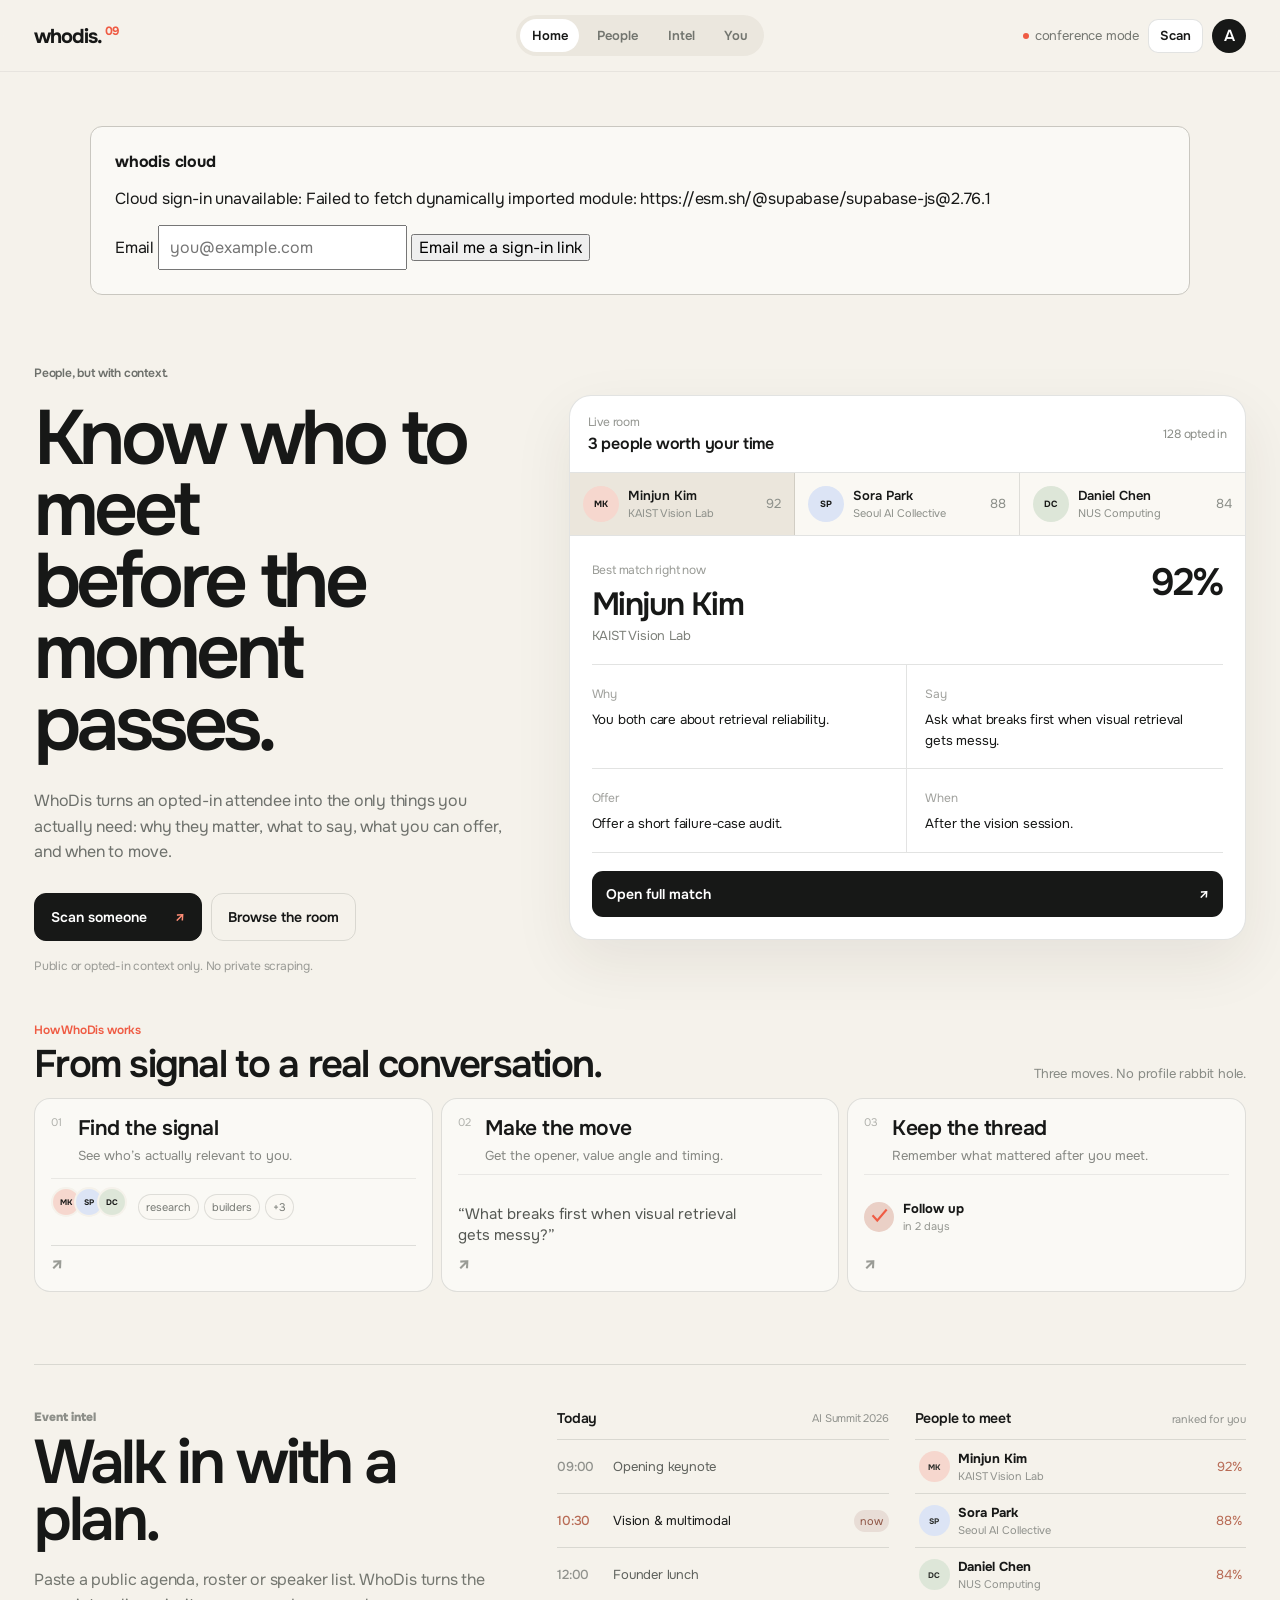
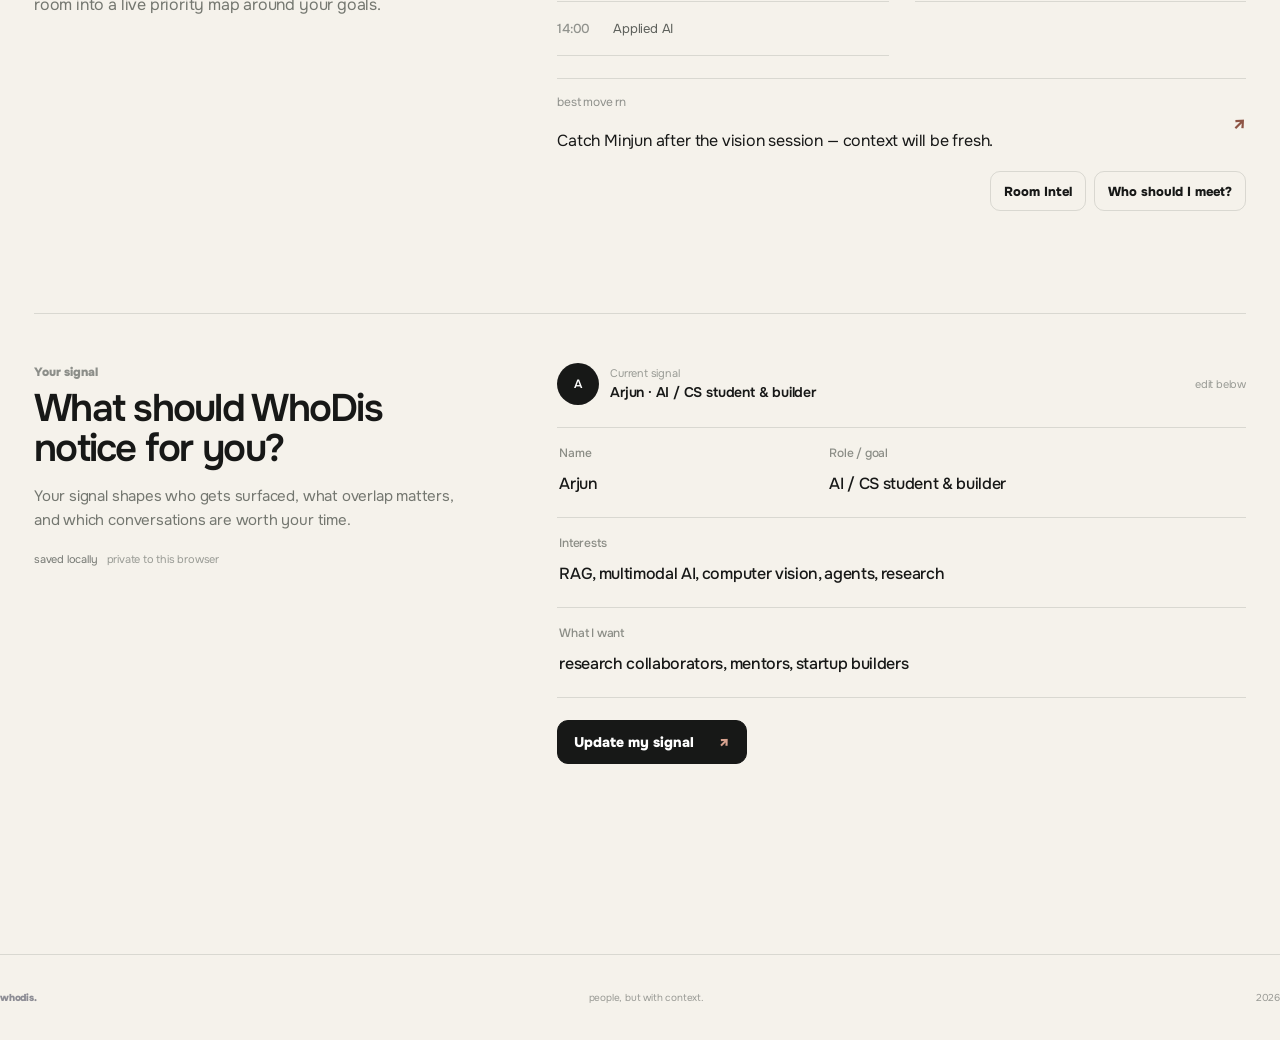
<file: index.html>
<!doctype html>
<html lang="en">
<head>
<meta charset="utf-8"/>
<meta name="viewport" content="width=device-width,initial-scale=1"/>
<meta name="theme-color" content="#f5f2eb"/>
<meta name="description" content="WhoDis — people, but with context. An opt-in networking companion for real-world events."/>
<title>whodis. — people, but with context</title>
<link rel="canonical" href="./v9/"/>
<meta http-equiv="refresh" content="0; url=./v9/"/>
<script>window.location.replace(new URL("./v9/"+window.location.search+window.location.hash,window.location.href).href);</script>
</head>
<body style="font:16px system-ui,sans-serif;background:#f5f2eb;color:#171817;margin:0;padding:40px">
<p>Opening WhoDis… <a href="./v9/">Continue to WhoDis</a></p>
</body>
</html>
</file>
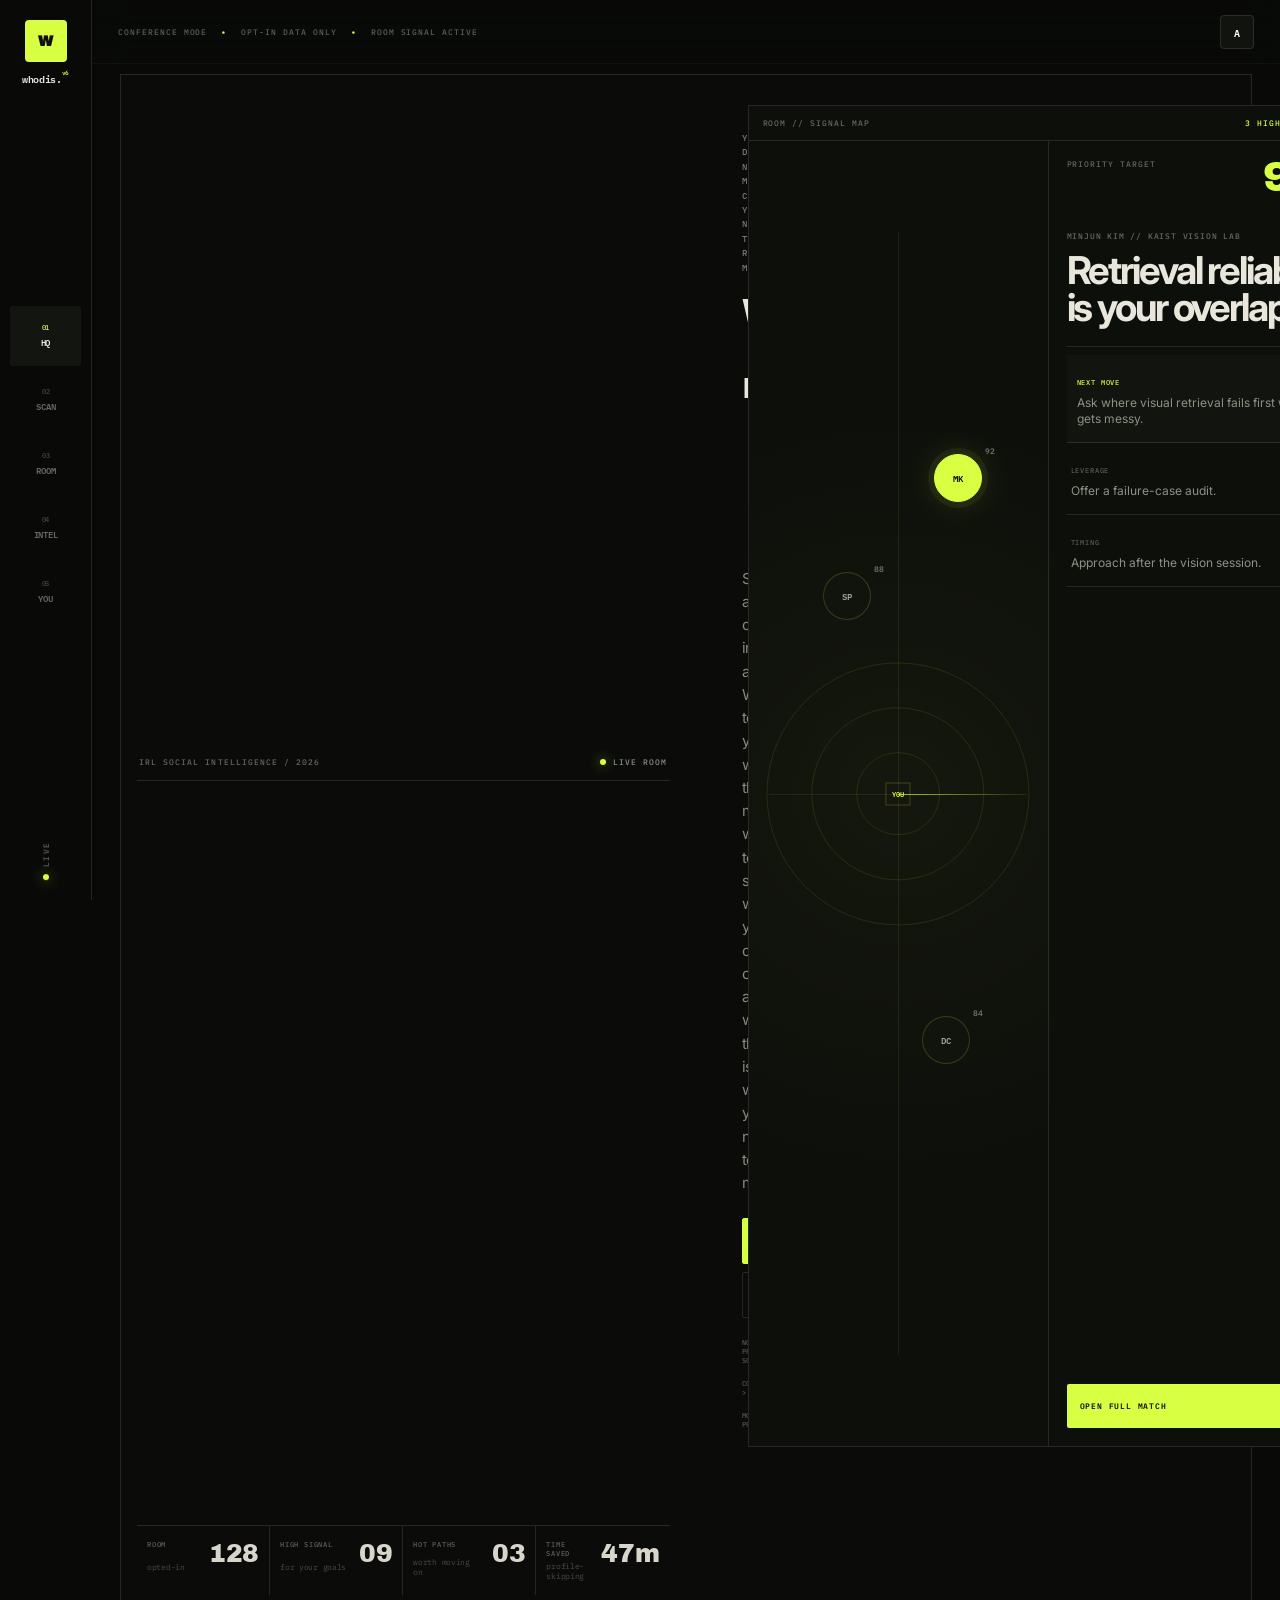
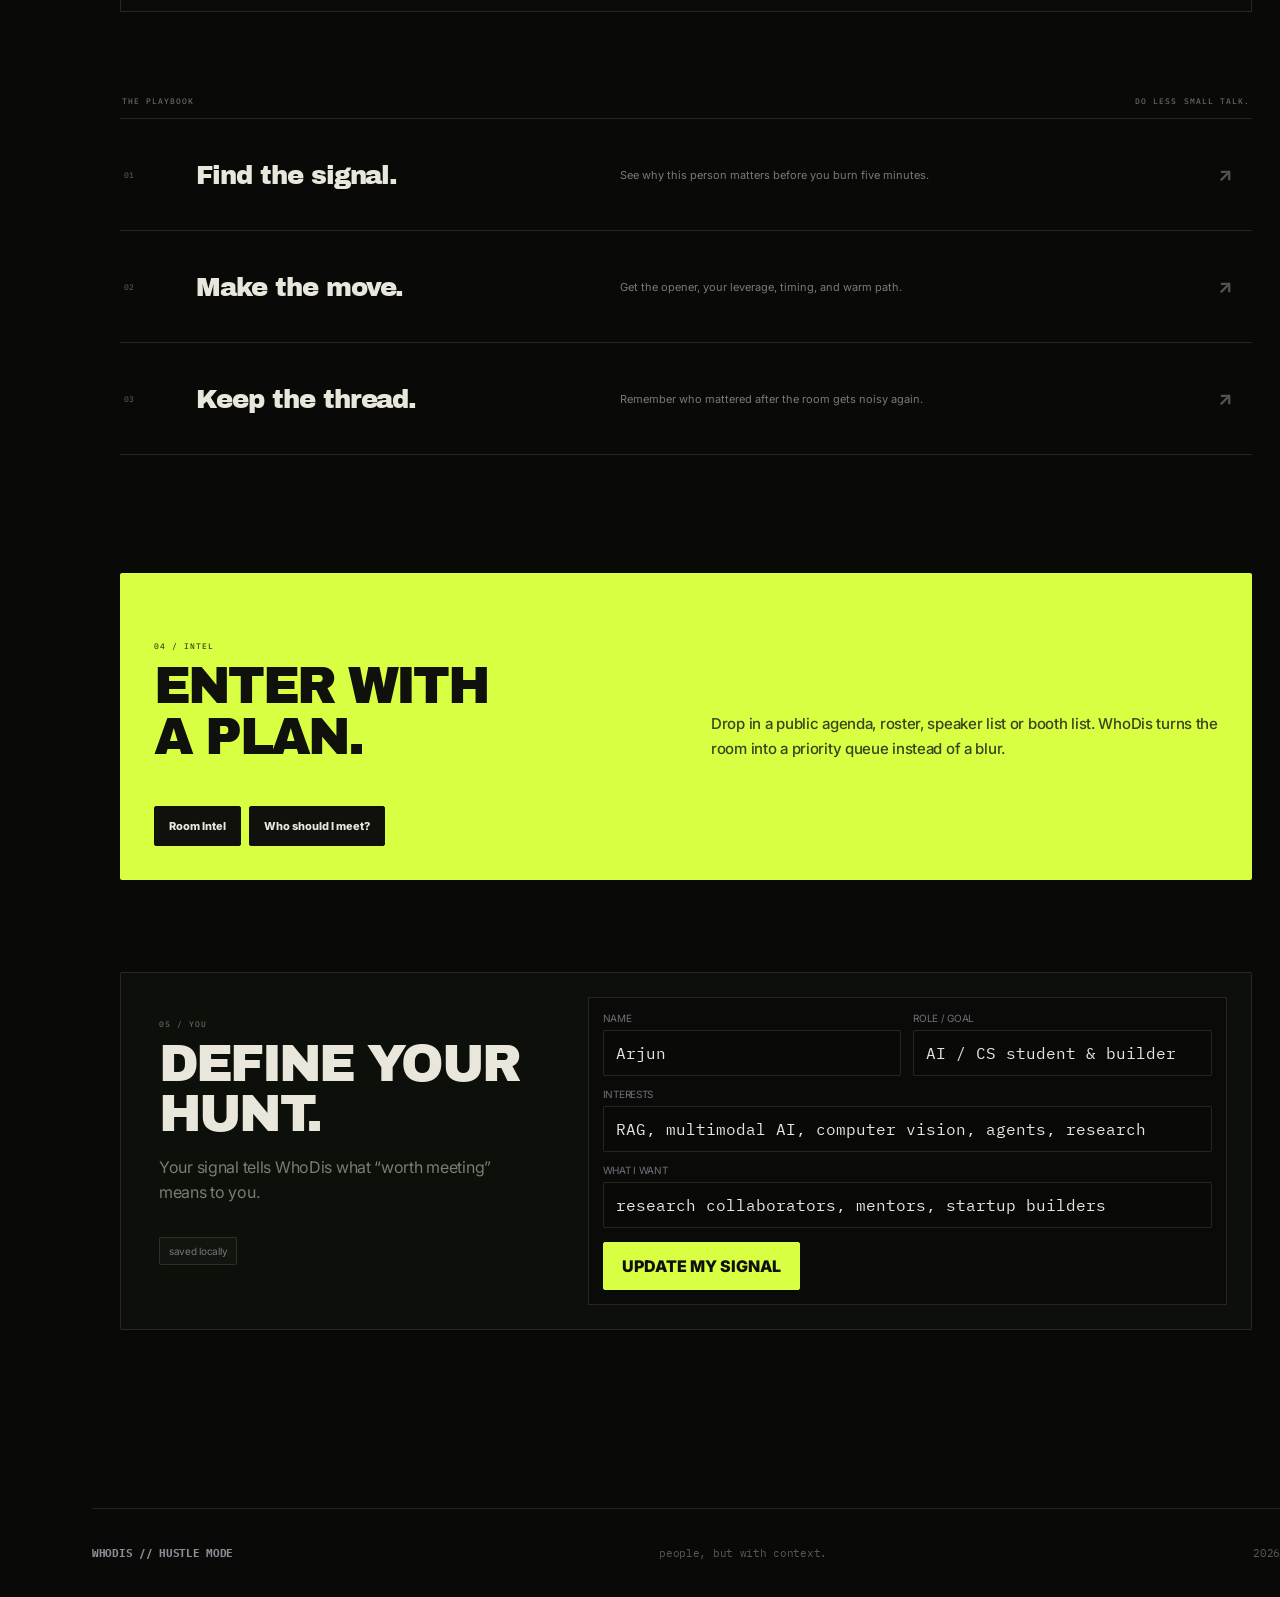
<file: v6/index.html>
<!doctype html>
<html lang="en">
<head>
<meta charset="utf-8"/>
<meta name="viewport" content="width=device-width,initial-scale=1,viewport-fit=cover"/>
<meta name="theme-color" content="#090a08"/>
<meta name="description" content="WhoDis — IRL social intelligence for high-agency networking."/>
<title>whodis. v6 — hustle mode</title>
<link rel="stylesheet" href="../styles.css"/>
<link rel="stylesheet" href="styles.css?v=60"/>
</head>
<body>
<div class="shell">
  <aside class="rail" aria-label="Primary navigation">
    <a class="rail-brand" href="#home"><span class="brand-mark">W</span><span class="brand-word">whodis.<i>v6</i></span></a>
    <nav class="rail-nav">
      <a class="rail-link active" href="#home"><span>01</span><b>HQ</b></a>
      <button class="rail-link" id="railScan" type="button"><span>02</span><b>SCAN</b></button>
      <button class="rail-link" id="railPeople" type="button"><span>03</span><b>ROOM</b></button>
      <a class="rail-link" href="#wdEventLauncher"><span>04</span><b>INTEL</b></a>
      <a class="rail-link" href="#profile"><span>05</span><b>YOU</b></a>
    </nav>
    <div class="rail-foot"><i></i><span>LIVE</span></div>
  </aside>

  <div class="main-column">
    <header class="topbar">
      <a class="mobile-brand" href="#home"><span class="brand-mark">W</span><span class="brand-word">whodis.<i>v6</i></span></a>
      <div class="ticker"><span>CONFERENCE MODE</span><b>•</b><span>OPT-IN DATA ONLY</span><b>•</b><span>ROOM SIGNAL ACTIVE</span></div>
      <button class="avatar-button" type="button" onclick="document.querySelector('#profile').scrollIntoView({behavior:'smooth'})">A</button>
    </header>

    <main id="home">
      <section class="hero">
        <div class="hero-top">
          <span>IRL SOCIAL INTELLIGENCE / 2026</span>
          <span class="live-chip"><i></i> LIVE ROOM</span>
        </div>

        <div class="hero-grid">
          <div class="hero-copy">
            <p class="kicker">YOU DON'T NEED MORE CONTACTS. YOU NEED THE RIGHT MOVE.</p>
            <h1>WORK<br/>THE<br/><em>ROOM.</em></h1>
            <p class="hero-sub">Scan an opted-in attendee. WhoDis tells you why they matter, what to say, what you can offer, and whether this is worth your next ten minutes.</p>
            <div class="hero-actions">
              <button id="openScanner" class="action-primary" type="button">SCAN TARGET <span>↗</span></button>
              <button id="openDirectory" class="action-secondary" type="button">OPEN ROOM INDEX</button>
            </div>
            <div class="proof-strip"><span>NO PRIVATE SCRAPING</span><span>CONTEXT &gt; CLOUT</span><span>MOVE &gt; PROFILE</span></div>
          </div>

          <div class="war-room">
            <div class="war-head"><span>ROOM // SIGNAL MAP</span><span>3 HIGH-VALUE MATCHES</span></div>
            <div class="radar-stage" aria-label="Live room signal map">
              <div class="radar-ring r1"></div><div class="radar-ring r2"></div><div class="radar-ring r3"></div>
              <div class="radar-cross x"></div><div class="radar-cross y"></div>
              <div class="radar-sweep"></div>
              <button class="target target-a active" type="button" data-target="0"><span>MK</span><b>92</b></button>
              <button class="target target-b" type="button" data-target="1"><span>SP</span><b>88</b></button>
              <button class="target target-c" type="button" data-target="2"><span>DC</span><b>84</b></button>
              <div class="you-dot">YOU</div>
            </div>

            <div class="target-panel">
              <div class="target-rank"><span>PRIORITY TARGET</span><b id="targetScore">92%</b></div>
              <div class="target-title"><small id="targetName">MINJUN KIM // KAIST VISION LAB</small><h2 id="targetReason">Retrieval reliability is your overlap.</h2></div>
              <div class="target-grid">
                <button class="intel-cell active" data-intel="move" type="button"><span>NEXT MOVE</span><p id="intelMove">Ask where visual retrieval fails first when data gets messy.</p></button>
                <button class="intel-cell" data-intel="leverage" type="button"><span>LEVERAGE</span><p id="intelLeverage">Offer a failure-case audit.</p></button>
                <button class="intel-cell" data-intel="timing" type="button"><span>TIMING</span><p id="intelTiming">Approach after the vision session.</p></button>
              </div>
              <button class="open-match" type="button" data-open-demo>OPEN FULL MATCH <span>↗</span></button>
            </div>
          </div>
        </div>

        <div class="metric-bar">
          <div><span>ROOM</span><b>128</b><small>opted-in</small></div>
          <div><span>HIGH SIGNAL</span><b>09</b><small>for your goals</small></div>
          <div><span>HOT PATHS</span><b>03</b><small>worth moving on</small></div>
          <div><span>TIME SAVED</span><b>47m</b><small>profile-skipping</small></div>
        </div>
      </section>

      <section class="command-index">
        <div class="section-head"><span>THE PLAYBOOK</span><span>DO LESS SMALL TALK.</span></div>
        <button class="command-row" data-quick-action="signal" type="button"><span class="no">01</span><h3>Find the signal.</h3><p>See why this person matters before you burn five minutes.</p><b>↗</b></button>
        <button class="command-row" data-quick-action="move" type="button"><span class="no">02</span><h3>Make the move.</h3><p>Get the opener, your leverage, timing, and warm path.</p><b>↗</b></button>
        <button class="command-row" data-quick-action="memory" type="button"><span class="no">03</span><h3>Keep the thread.</h3><p>Remember who mattered after the room gets noisy again.</p><b>↗</b></button>
      </section>

      <section id="workspace" class="workspace hidden">
        <div class="workspace-head"><div><span class="section-kicker">02 / SCAN</span><h2>IDENTIFY THE SIGNAL.</h2></div><button id="closeWorkspace" class="icon-button" type="button">×</button></div>
        <div class="workspace-grid">
          <div class="scan-panel">
            <div class="scanner-box"><video id="video" playsinline></video><canvas id="captureCanvas" class="hidden"></canvas><div class="scanner-frame"><i></i><i></i><i></i><i></i></div><div class="scan-status" id="scanStatus">camera off</div></div>
            <div class="scan-actions"><button id="startCamera" class="cta cta-primary" type="button">START CAMERA</button><button id="faceMatch" class="cta cta-soft" type="button" disabled>WHO DIS?</button><button id="stopCamera" class="cta cta-ghost" type="button">STOP</button></div>
            <details class="scanner-details"><summary>SCANNER SETUP</summary><div class="face-config"><label>EVENT ID<input id="eventId" value="demo-event"/></label><label>FACE API<input id="faceApi" value="https://whodis-api.onrender.com"/></label></div></details>
            <div class="badge-fallback"><span>NO CAMERA? USE DEMO BADGE.</span><div class="code-row"><input id="badgeCode" placeholder="WD-MINJUN"/><button id="findBadge" class="mini-action" type="button">FIND</button></div></div>
            <p class="tiny">Matching is limited to consented attendees in the selected event.</p>
          </div>
          <div class="result-panel" id="resultPanel"><div class="empty-state"><div class="empty-radar"><span></span></div><p class="section-kicker">WAITING FOR SIGNAL</p><h3>NO TARGET SELECTED.</h3><p>Scan an opted-in attendee and WhoDis turns the match into context + a next move.</p></div></div>
        </div>
      </section>

      <section id="directory" class="directory hidden">
        <div class="workspace-head"><div><span class="section-kicker">03 / ROOM</span><h2>ROOM INDEX.</h2><p>ranked against your goals.</p></div><button id="closeDirectory" class="icon-button" type="button">×</button></div>
        <div id="directoryGrid" class="directory-grid"></div>
      </section>

      <section class="intel-intro">
        <div><span class="section-kicker">04 / INTEL</span><h2>ENTER WITH<br/>A PLAN.</h2></div>
        <p>Drop in a public agenda, roster, speaker list or booth list. WhoDis turns the room into a priority queue instead of a blur.</p>
      </section>

      <section id="profile" class="profile-builder">
        <div class="profile-copy"><span class="section-kicker">05 / YOU</span><h2>DEFINE YOUR<br/>HUNT.</h2><p>Your signal tells WhoDis what “worth meeting” means to you.</p><div class="saved" id="savedStatus">saved locally</div></div>
        <div class="profile-form"><div class="form-grid"><label>NAME<input id="meName" value="Arjun"/></label><label>ROLE / GOAL<input id="meRole" value="AI / CS student & builder"/></label><label class="wide">INTERESTS<input id="meInterests" value="RAG, multimodal AI, computer vision, agents, research"/></label><label class="wide">WHAT I WANT<input id="meGoals" value="research collaborators, mentors, startup builders"/></label></div><button id="saveMe" class="cta cta-primary" type="button">UPDATE MY SIGNAL</button></div>
      </section>
    </main>

    <footer><span>WHODIS // HUSTLE MODE</span><p>people, but with context.</p><span>2026</span></footer>
  </div>

  <nav class="mobile-nav" aria-label="Mobile navigation">
    <a class="mobile-nav-item active" href="#home">HQ</a>
    <button class="mobile-nav-item" id="mobilePeople" type="button">ROOM</button>
    <button class="mobile-scan" id="mobileScan" type="button">W</button>
    <a class="mobile-nav-item" href="#wdEventLauncher">INTEL</a>
    <a class="mobile-nav-item" href="#profile">YOU</a>
  </nav>
</div>

<div hidden aria-hidden="true" id="v6JoinCompat">
  <button id="openJoin" type="button"></button><section id="joinPanel"><button id="closeJoin" type="button"></button>
  <input id="joinFaceApi"/><input id="joinEventId"/><input id="joinName"/><input id="joinRole"/><input id="joinInterests"/><input id="joinGoals"/><input id="joinProjects"/>
  <input id="joinPhoto" type="file"/><input id="joinConsent" type="checkbox"/><button id="enrollBtn" type="button"></button>
  <span id="joinStatus"></span><span id="joinAvatar"></span><span id="joinPreviewName"></span><span id="joinPreviewRole"></span><span id="joinPreviewTags"></span>
</section></div>

<script src="app.js?v=60"></script>
<script src="feature-hub.js?v=60"></script>
</body></html>
</file>
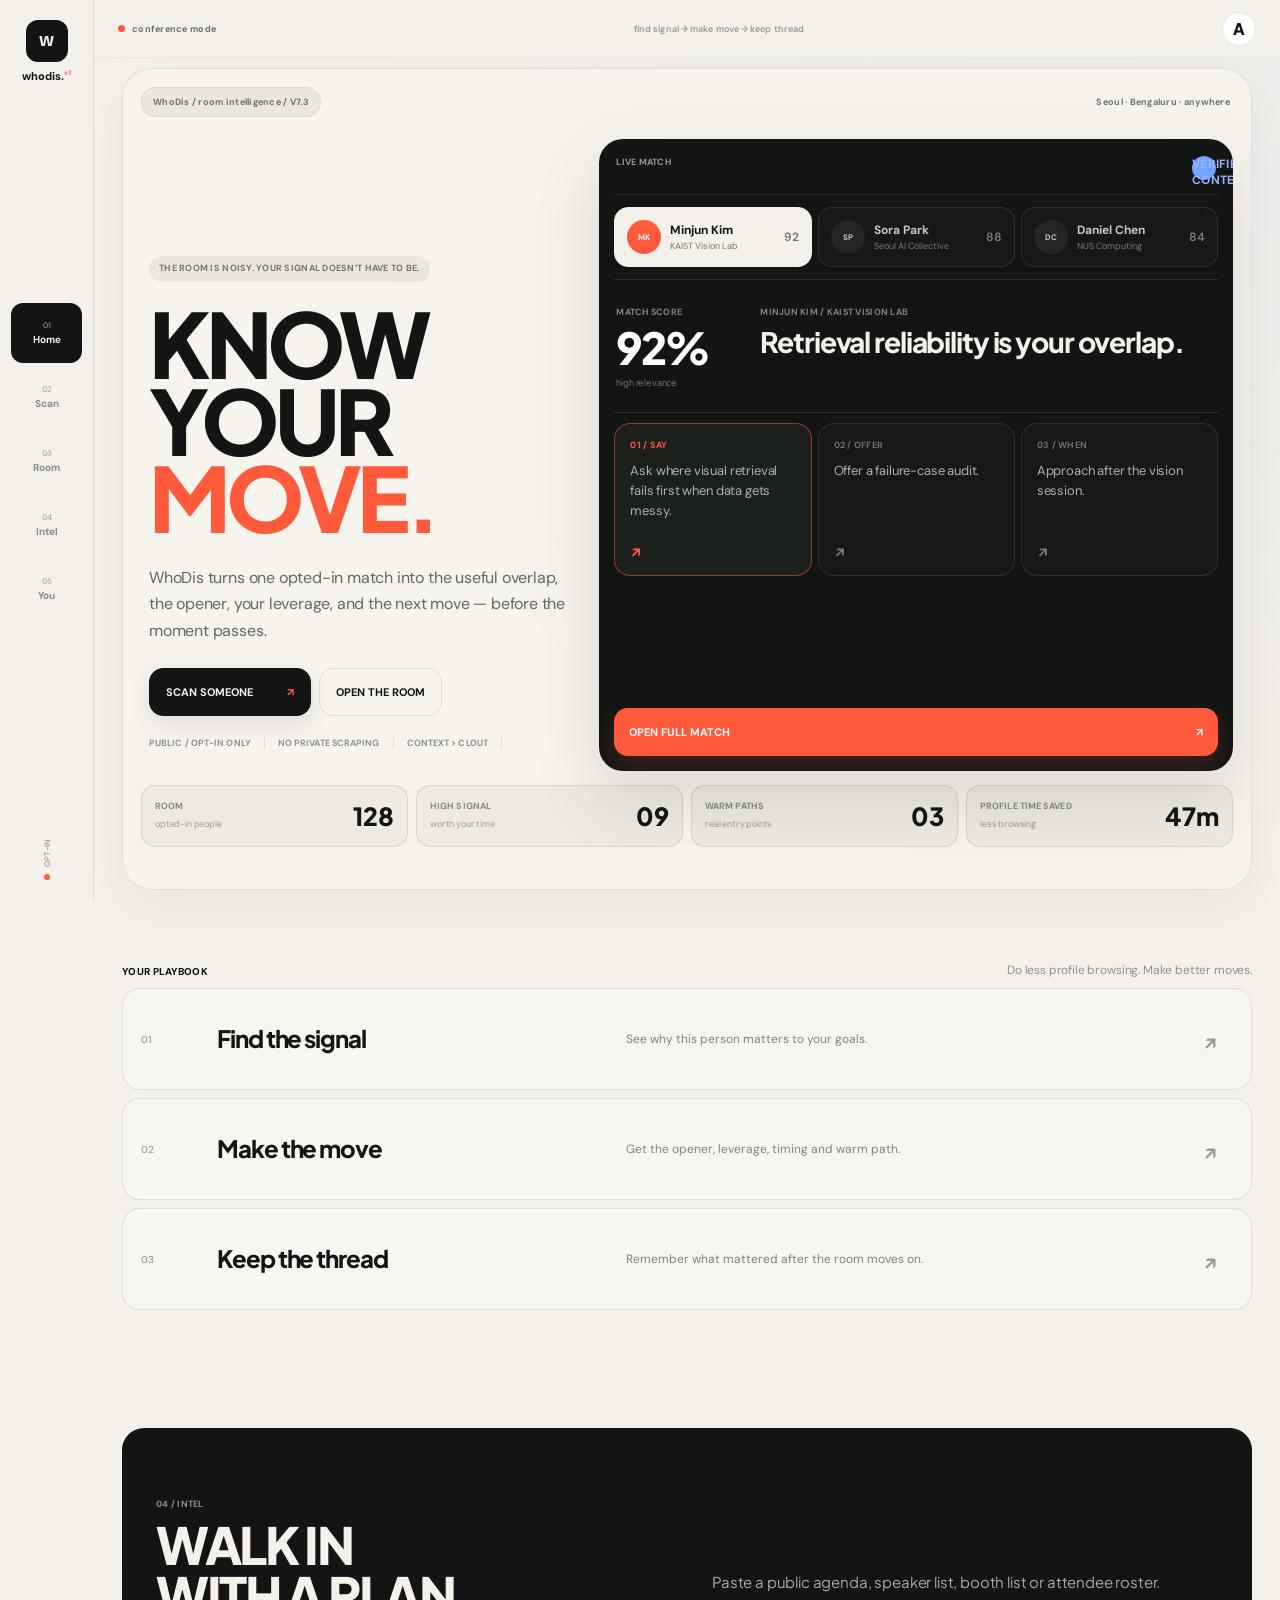
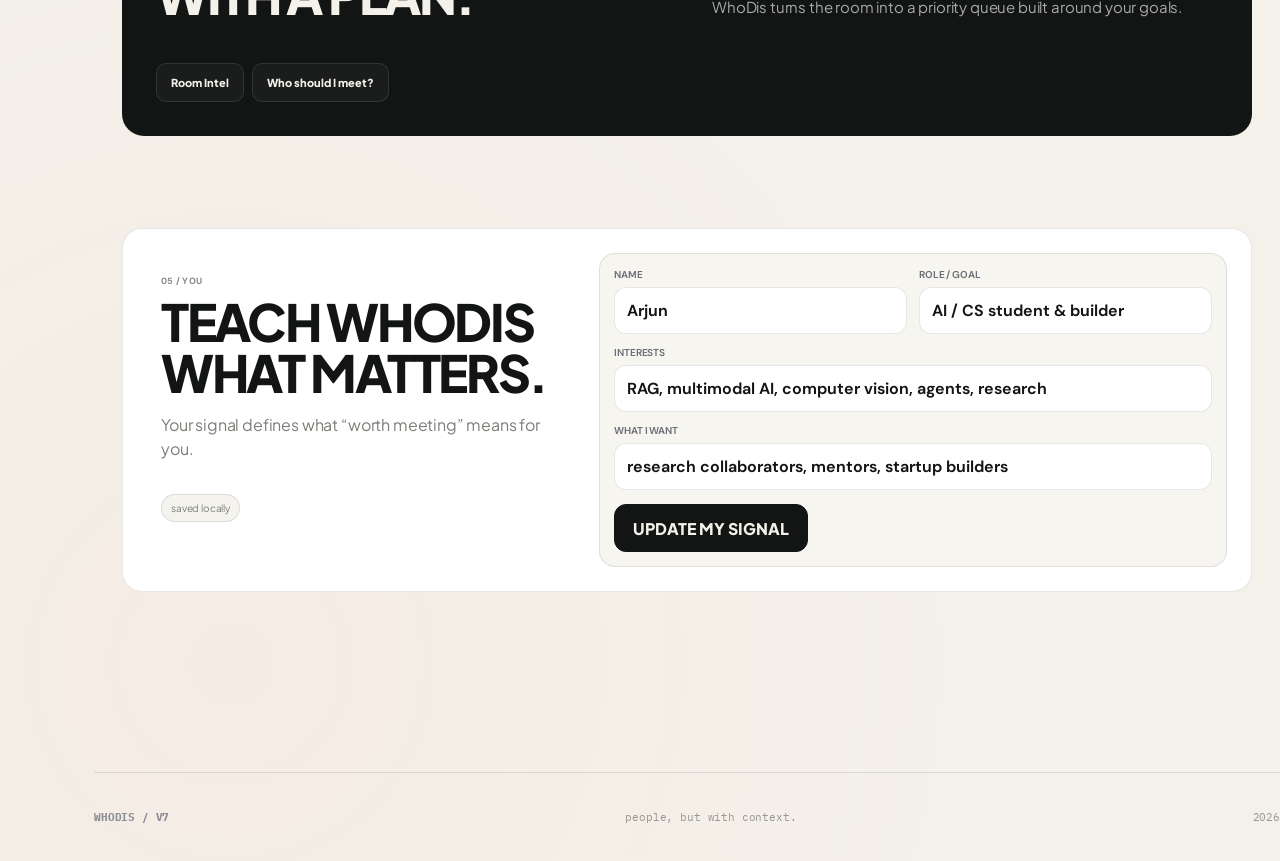
<file: v7/index.html>
<!doctype html>
<html lang="en">
<head>
<meta charset="utf-8"/>
<meta name="viewport" content="width=device-width,initial-scale=1,viewport-fit=cover"/>
<meta name="theme-color" content="#f2efe7"/>
<meta name="description" content="WhoDis — IRL social intelligence for high-agency networking."/>
<title>whodis. v7 — room intelligence</title>
<link rel="stylesheet" href="../styles.css"/>
<link rel="preconnect" href="https://fonts.googleapis.com"/>
<link rel="preconnect" href="https://fonts.gstatic.com" crossorigin/>
<link href="https://fonts.googleapis.com/css2?family=DM+Sans:wght@400;500;600;700&family=Plus+Jakarta+Sans:wght@400;500;600;700;800&display=swap" rel="stylesheet"/>
<link rel="stylesheet" href="styles.css?v=73"/>
</head>
<body>
<div class="shell">
  <aside class="rail" aria-label="Primary navigation">
    <a class="rail-brand" href="#home"><span class="brand-mark">W</span><span class="brand-word">whodis.<i>v7</i></span></a>
    <nav class="rail-nav">
      <a class="rail-link active" href="#home"><span>01</span><b>Home</b></a>
      <button class="rail-link" id="railScan" type="button"><span>02</span><b>Scan</b></button>
      <button class="rail-link" id="railPeople" type="button"><span>03</span><b>Room</b></button>
      <a class="rail-link" href="#wdEventLauncher"><span>04</span><b>Intel</b></a>
      <a class="rail-link" href="#profile"><span>05</span><b>You</b></a>
    </nav>
    <div class="rail-foot"><i></i><span>OPT-IN</span></div>
  </aside>

  <div class="main-column">
    <header class="topbar">
      <a class="mobile-brand" href="#home"><span class="brand-mark">W</span><span class="brand-word">whodis.<i>v7</i></span></a>
      <div class="mode-chip"><i></i><span>conference mode</span></div>
      <div class="top-copy">find signal → make move → keep thread</div>
      <button class="avatar-button" type="button" onclick="document.querySelector('#profile').scrollIntoView({behavior:'smooth'})">A</button>
    </header>

    <main id="home">
      <section class="hero">
        <div class="hero-labels"><span>WhoDis / room intelligence / V7.3</span><span>Seoul · Bengaluru · anywhere</span></div>

        <div class="hero-grid">
          <div class="hero-left">
            <p class="eyebrow">THE ROOM IS NOISY. YOUR SIGNAL DOESN’T HAVE TO BE.</p>
            <h1>KNOW<br/>YOUR<br/><em>MOVE.</em></h1>
            <p class="hero-sub">WhoDis turns one opted-in match into the useful overlap, the opener, your leverage, and the next move — before the moment passes.</p>
            <div class="hero-actions">
              <button id="openScanner" class="primary-action" type="button">SCAN SOMEONE <span>↗</span></button>
              <button id="openDirectory" class="secondary-action" type="button">OPEN THE ROOM</button>
            </div>
            <div class="trust-line"><span>PUBLIC / OPT-IN ONLY</span><span>NO PRIVATE SCRAPING</span><span>CONTEXT &gt; CLOUT</span></div>
          </div>

          <div class="signal-board">
            <div class="board-top"><span>LIVE MATCH</span><span class="verified">VERIFIED CONTEXT</span></div>

            <div class="person-strip">
              <button class="person-tab active" data-target="0" type="button"><span>MK</span><div><b>Minjun Kim</b><small>KAIST Vision Lab</small></div><em>92</em></button>
              <button class="person-tab" data-target="1" type="button"><span>SP</span><div><b>Sora Park</b><small>Seoul AI Collective</small></div><em>88</em></button>
              <button class="person-tab" data-target="2" type="button"><span>DC</span><div><b>Daniel Chen</b><small>NUS Computing</small></div><em>84</em></button>
            </div>

            <div class="match-main">
              <div class="match-score"><small>MATCH SCORE</small><strong id="targetScore">92%</strong><span>high relevance</span></div>
              <div class="match-reason"><small id="targetName">MINJUN KIM / KAIST VISION LAB</small><h2 id="targetReason">Retrieval reliability is your overlap.</h2></div>
            </div>

            <div class="move-grid">
              <button class="move-card active" data-intel="move" type="button"><span>01 / SAY</span><p id="intelMove">Ask where visual retrieval fails first when data gets messy.</p><b>↗</b></button>
              <button class="move-card" data-intel="leverage" type="button"><span>02 / OFFER</span><p id="intelLeverage">Offer a failure-case audit.</p><b>↗</b></button>
              <button class="move-card" data-intel="timing" type="button"><span>03 / WHEN</span><p id="intelTiming">Approach after the vision session.</p><b>↗</b></button>
            </div>

            <button class="full-match" type="button" data-open-demo><span>OPEN FULL MATCH</span><b>↗</b></button>
          </div>
        </div>

        <div class="hero-stats">
          <div><span>ROOM</span><b>128</b><small>opted-in people</small></div>
          <div><span>HIGH SIGNAL</span><b>09</b><small>worth your time</small></div>
          <div><span>WARM PATHS</span><b>03</b><small>real entry points</small></div>
          <div><span>PROFILE TIME SAVED</span><b>47m</b><small>less browsing</small></div>
        </div>
      </section>

      <section class="playbook">
        <div class="playbook-head"><span>YOUR PLAYBOOK</span><p>Do less profile browsing. Make better moves.</p></div>
        <button class="play-row" data-quick-action="signal" type="button"><span>01</span><h3>Find the signal</h3><p>See why this person matters to your goals.</p><b>↗</b></button>
        <button class="play-row" data-quick-action="move" type="button"><span>02</span><h3>Make the move</h3><p>Get the opener, leverage, timing and warm path.</p><b>↗</b></button>
        <button class="play-row" data-quick-action="memory" type="button"><span>03</span><h3>Keep the thread</h3><p>Remember what mattered after the room moves on.</p><b>↗</b></button>
      </section>

      <section id="workspace" class="workspace hidden">
        <div class="workspace-head"><div><span class="section-kicker">02 / SCAN</span><h2>WHO’S IN FRONT OF YOU?</h2></div><button id="closeWorkspace" class="icon-button" type="button">×</button></div>
        <div class="workspace-grid">
          <div class="scan-panel">
            <div class="scanner-box"><video id="video" playsinline></video><canvas id="captureCanvas" class="hidden"></canvas><div class="scanner-frame"><i></i><i></i><i></i><i></i></div><div class="scan-status" id="scanStatus">camera off</div></div>
            <div class="scan-actions"><button id="startCamera" class="cta cta-primary" type="button">START CAMERA</button><button id="faceMatch" class="cta cta-soft" type="button" disabled>WHO DIS?</button><button id="stopCamera" class="cta cta-ghost" type="button">STOP</button></div>
            <details class="scanner-details"><summary>SCANNER SETUP</summary><div class="face-config"><label>EVENT ID<input id="eventId" value="demo-event"/></label><label>FACE API<input id="faceApi" value="https://whodis-api.onrender.com"/></label></div></details>
            <div class="badge-fallback"><span>NO CAMERA? USE DEMO BADGE.</span><div class="code-row"><input id="badgeCode" placeholder="WD-MINJUN"/><button id="findBadge" class="mini-action" type="button">FIND</button></div></div>
            <p class="tiny">Matching is limited to consented attendees in the selected event.</p>
          </div>
          <div class="result-panel" id="resultPanel"><div class="empty-state"><div class="empty-radar"><span></span></div><p class="section-kicker">WAITING FOR SIGNAL</p><h3>NO ONE SELECTED YET.</h3><p>Scan an opted-in attendee and WhoDis turns the match into context + a next move.</p></div></div>
        </div>
      </section>

      <section id="directory" class="directory hidden">
        <div class="workspace-head"><div><span class="section-kicker">03 / ROOM</span><h2>THE ROOM, RANKED.</h2><p>Opted-in attendees only.</p></div><button id="closeDirectory" class="icon-button" type="button">×</button></div>
        <div id="directoryGrid" class="directory-grid"></div>
      </section>

      <section class="intel-intro">
        <div><span class="section-kicker">04 / INTEL</span><h2>WALK IN<br/>WITH A PLAN.</h2></div>
        <p>Paste a public agenda, speaker list, booth list or attendee roster. WhoDis turns the room into a priority queue built around your goals.</p>
      </section>

      <section id="profile" class="profile-builder">
        <div class="profile-copy"><span class="section-kicker">05 / YOU</span><h2>TEACH WHODIS<br/>WHAT MATTERS.</h2><p>Your signal defines what “worth meeting” means for you.</p><div class="saved" id="savedStatus">saved locally</div></div>
        <div class="profile-form"><div class="form-grid"><label>NAME<input id="meName" value="Arjun"/></label><label>ROLE / GOAL<input id="meRole" value="AI / CS student & builder"/></label><label class="wide">INTERESTS<input id="meInterests" value="RAG, multimodal AI, computer vision, agents, research"/></label><label class="wide">WHAT I WANT<input id="meGoals" value="research collaborators, mentors, startup builders"/></label></div><button id="saveMe" class="cta cta-primary" type="button">UPDATE MY SIGNAL</button></div>
      </section>
    </main>

    <footer><span>WHODIS / V7</span><p>people, but with context.</p><span>2026</span></footer>
  </div>

  <nav class="mobile-nav" aria-label="Mobile navigation">
    <a class="mobile-nav-item active" href="#home">HOME</a>
    <button class="mobile-nav-item" id="mobilePeople" type="button">ROOM</button>
    <button class="mobile-scan" id="mobileScan" type="button">W</button>
    <a class="mobile-nav-item" href="#wdEventLauncher">INTEL</a>
    <a class="mobile-nav-item" href="#profile">YOU</a>
  </nav>
</div>

<div hidden aria-hidden="true" id="v7JoinCompat">
  <button id="openJoin" type="button"></button><section id="joinPanel"><button id="closeJoin" type="button"></button>
  <input id="joinFaceApi"/><input id="joinEventId"/><input id="joinName"/><input id="joinRole"/><input id="joinInterests"/><input id="joinGoals"/><input id="joinProjects"/>
  <input id="joinPhoto" type="file"/><input id="joinConsent" type="checkbox"/><button id="enrollBtn" type="button"></button>
  <span id="joinStatus"></span><span id="joinAvatar"></span><span id="joinPreviewName"></span><span id="joinPreviewRole"></span><span id="joinPreviewTags"></span>
</section></div>

<script src="app.js?v=70"></script>
<script src="feature-hub.js?v=70"></script>
</body></html>
</file>
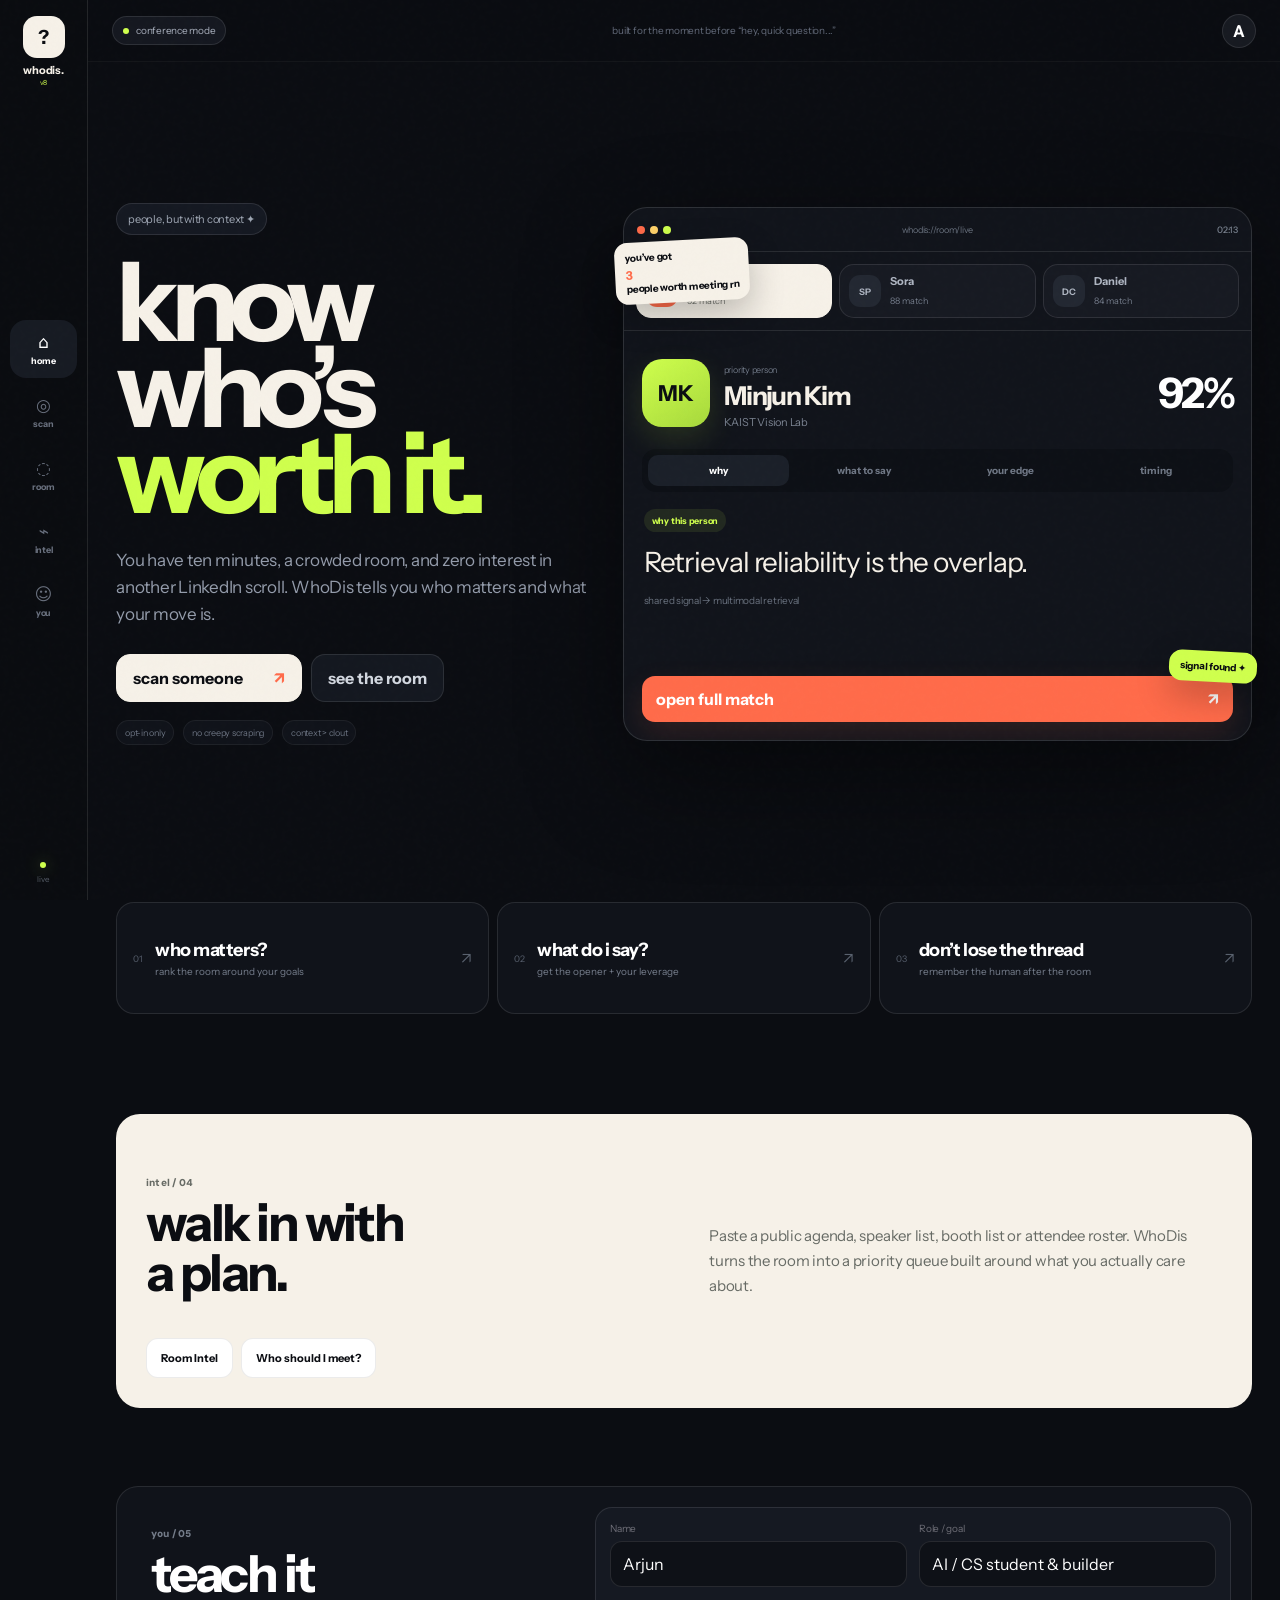
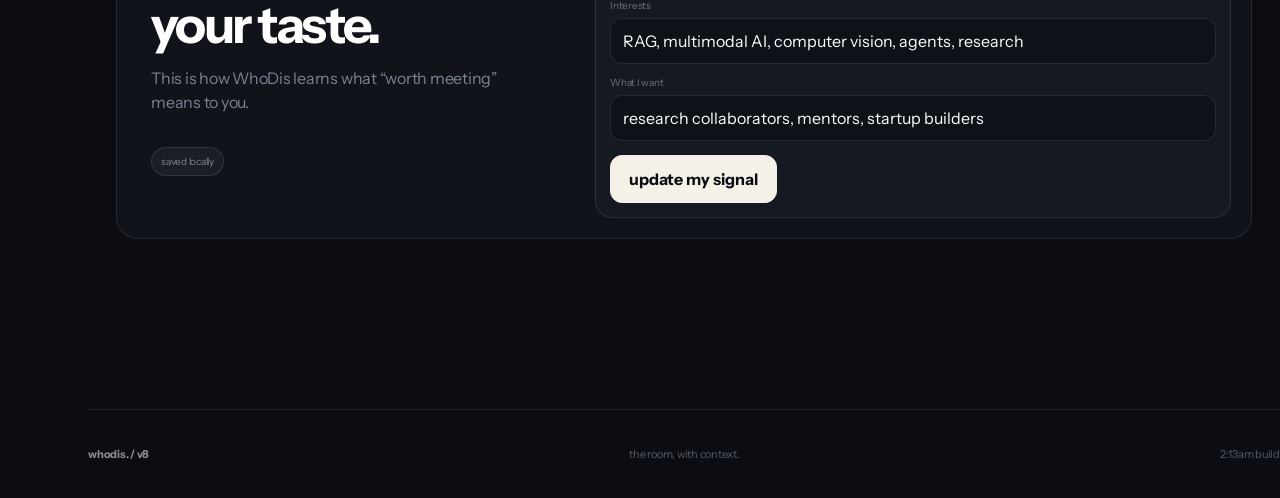
<file: v8/index.html>
<!doctype html>
<html lang="en">
<head>
<meta charset="utf-8"/>
<meta name="viewport" content="width=device-width,initial-scale=1,viewport-fit=cover"/>
<meta name="theme-color" content="#0b0d12"/>
<meta name="description" content="WhoDis — people, but with context."/>
<title>whodis. v8 — 2AM build</title>
<link rel="stylesheet" href="../styles.css"/>
<link rel="preconnect" href="https://fonts.googleapis.com"/>
<link rel="preconnect" href="https://fonts.gstatic.com" crossorigin/>
<link href="https://fonts.googleapis.com/css2?family=DM+Sans:wght@400;500;600;700&family=Instrument+Sans:wght@400;500;600;700&display=swap" rel="stylesheet"/>
<link rel="stylesheet" href="styles.css?v=80"/>
</head>
<body>
<div class="noise"></div>
<div class="shell">
  <aside class="rail">
    <a class="brand" href="#home"><span>?</span><b>whodis.</b><i>v8</i></a>
    <nav>
      <a class="nav-item active" href="#home"><span>⌂</span><b>home</b></a>
      <button class="nav-item" id="railScan" type="button"><span>◎</span><b>scan</b></button>
      <button class="nav-item" id="railPeople" type="button"><span>◌</span><b>room</b></button>
      <a class="nav-item" href="#wdEventLauncher"><span>⌁</span><b>intel</b></a>
      <a class="nav-item" href="#profile"><span>☺</span><b>you</b></a>
    </nav>
    <div class="rail-live"><i></i><span>live</span></div>
  </aside>

  <div class="main">
    <header class="topbar">
      <a class="mobile-brand" href="#home">whodis.<i>v8</i></a>
      <div class="status-pill"><i></i> conference mode</div>
      <div class="topnote">built for the moment before “hey, quick question...”</div>
      <button class="avatar-button" onclick="document.querySelector('#profile').scrollIntoView({behavior:'smooth'})">A</button>
    </header>

    <main id="home">
      <section class="hero">
        <div class="hero-copy">
          <div class="tiny-tag">people, but with context ✦</div>
          <h1>know<br/>who’s<br/><em>worth it.</em></h1>
          <p>You have ten minutes, a crowded room, and zero interest in another LinkedIn scroll. WhoDis tells you who matters and what your move is.</p>
          <div class="hero-actions">
            <button id="openScanner" class="cta-main">scan someone <span>↗</span></button>
            <button id="openDirectory" class="cta-ghost">see the room</button>
          </div>
          <div class="mini-proof">
            <span>opt-in only</span><span>no creepy scraping</span><span>context &gt; clout</span>
          </div>
        </div>

        <div class="stack">
          <div class="floating-note note-a">you’ve got <b>3</b> people worth meeting rn</div>
          <div class="floating-note note-b">signal found ✦</div>

          <div class="match-window">
            <div class="window-bar">
              <div><span></span><span></span><span></span></div>
              <p>whodis://room/live</p>
              <b>02:13</b>
            </div>

            <div class="people-tabs">
              <button class="person-pill active" data-person="0"><span>MK</span><div><b>Minjun</b><small>92 match</small></div></button>
              <button class="person-pill" data-person="1"><span>SP</span><div><b>Sora</b><small>88 match</small></div></button>
              <button class="person-pill" data-person="2"><span>DC</span><div><b>Daniel</b><small>84 match</small></div></button>
            </div>

            <div class="match-card">
              <div class="identity">
                <div class="initials" id="whoInitials">MK</div>
                <div><small>priority person</small><h2 id="whoName">Minjun Kim</h2><p id="whoOrg">KAIST Vision Lab</p></div>
                <strong id="whoScore">92%</strong>
              </div>

              <div class="focus-tabs">
                <button class="active" data-focus="why">why</button>
                <button data-focus="say">what to say</button>
                <button data-focus="offer">your edge</button>
                <button data-focus="when">timing</button>
              </div>

              <div class="focus-panels">
                <div class="focus-panel active" data-panel="why"><span>why this person</span><p id="whoWhy">Retrieval reliability is the overlap.</p><small>shared signal → multimodal retrieval</small></div>
                <div class="focus-panel" data-panel="say"><span>open with this</span><p id="whoSay">What breaks first when visual retrieval gets messy?</p><small>specific beats impressive</small></div>
                <div class="focus-panel" data-panel="offer"><span>your edge</span><p id="whoOffer">I can send you a failure-case audit tonight.</p><small>give before you ask</small></div>
                <div class="focus-panel" data-panel="when"><span>best timing</span><p id="whoWhen">After the vision session. He’ll have context fresh.</p><small>timing is part of the move</small></div>
              </div>

              <button class="open-full" data-open-demo>open full match <span>↗</span></button>
            </div>
          </div>
        </div>
      </section>

      <section class="quick-actions">
        <button data-quick-action="signal"><span>01</span><div><b>who matters?</b><small>rank the room around your goals</small></div><i>↗</i></button>
        <button data-quick-action="move"><span>02</span><div><b>what do i say?</b><small>get the opener + your leverage</small></div><i>↗</i></button>
        <button data-quick-action="memory"><span>03</span><div><b>don’t lose the thread</b><small>remember the human after the room</small></div><i>↗</i></button>
      </section>

      <section id="workspace" class="workspace hidden">
        <div class="workspace-head"><div><span class="section-kicker">scan / 02</span><h2>who’s in front of you?</h2></div><button id="closeWorkspace" class="icon-button">×</button></div>
        <div class="workspace-grid">
          <div class="scan-panel">
            <div class="scanner-box"><video id="video" playsinline></video><canvas id="captureCanvas" class="hidden"></canvas><div class="scanner-frame"><i></i><i></i><i></i><i></i></div><div class="scan-status" id="scanStatus">camera off</div></div>
            <div class="scan-actions"><button id="startCamera" class="cta cta-primary">start camera</button><button id="faceMatch" class="cta cta-soft" disabled>who dis?</button><button id="stopCamera" class="cta cta-ghost">stop</button></div>
            <details class="scanner-details"><summary>scanner setup</summary><div class="face-config"><label>Event ID<input id="eventId" value="demo-event"/></label><label>Face API<input id="faceApi" value="https://whodis-api.onrender.com"/></label></div></details>
            <div class="badge-fallback"><span>no camera? use demo badge</span><div class="code-row"><input id="badgeCode" placeholder="WD-MINJUN"/><button id="findBadge" class="mini-action">find</button></div></div>
            <p class="tiny">Matching is limited to consented attendees in the selected event.</p>
          </div>
          <div class="result-panel" id="resultPanel"><div class="empty-state"><div class="empty-radar"><span></span></div><p class="section-kicker">waiting for signal</p><h3>no one selected yet.</h3><p>Scan an opted-in attendee and WhoDis turns the match into context + a next move.</p></div></div>
        </div>
      </section>

      <section id="directory" class="directory hidden">
        <div class="workspace-head"><div><span class="section-kicker">room / 03</span><h2>the room, ranked.</h2><p>opted-in people only.</p></div><button id="closeDirectory" class="icon-button">×</button></div>
        <div id="directoryGrid" class="directory-grid"></div>
      </section>

      <section class="intel-intro">
        <div><span class="section-kicker">intel / 04</span><h2>walk in with<br/>a plan.</h2></div>
        <p>Paste a public agenda, speaker list, booth list or attendee roster. WhoDis turns the room into a priority queue built around what you actually care about.</p>
      </section>

      <section id="profile" class="profile-builder">
        <div class="profile-copy"><span class="section-kicker">you / 05</span><h2>teach it<br/>your taste.</h2><p>This is how WhoDis learns what “worth meeting” means to you.</p><div class="saved" id="savedStatus">saved locally</div></div>
        <div class="profile-form"><div class="form-grid"><label>Name<input id="meName" value="Arjun"/></label><label>Role / goal<input id="meRole" value="AI / CS student & builder"/></label><label class="wide">Interests<input id="meInterests" value="RAG, multimodal AI, computer vision, agents, research"/></label><label class="wide">What I want<input id="meGoals" value="research collaborators, mentors, startup builders"/></label></div><button id="saveMe" class="cta cta-primary">update my signal</button></div>
      </section>
    </main>

    <footer><span>whodis. / v8</span><p>the room, with context.</p><span>2:13am build</span></footer>
  </div>

  <nav class="mobile-nav">
    <a class="mobile-nav-item active" href="#home">home</a>
    <button class="mobile-nav-item" id="mobilePeople">room</button>
    <button class="mobile-scan" id="mobileScan">?</button>
    <a class="mobile-nav-item" href="#wdEventLauncher">intel</a>
    <a class="mobile-nav-item" href="#profile">you</a>
  </nav>
</div>

<div hidden aria-hidden="true">
<button id="openJoin"></button><section id="joinPanel"><button id="closeJoin"></button>
<input id="joinFaceApi"/><input id="joinEventId"/><input id="joinName"/><input id="joinRole"/><input id="joinInterests"/><input id="joinGoals"/><input id="joinProjects"/>
<input id="joinPhoto" type="file"/><input id="joinConsent" type="checkbox"/><button id="enrollBtn"></button>
<span id="joinStatus"></span><span id="joinAvatar"></span><span id="joinPreviewName"></span><span id="joinPreviewRole"></span><span id="joinPreviewTags"></span>
</section></div>

<script src="app.js?v=80"></script>
<script src="feature-hub.js?v=80"></script>
</body>
</html>
</file>
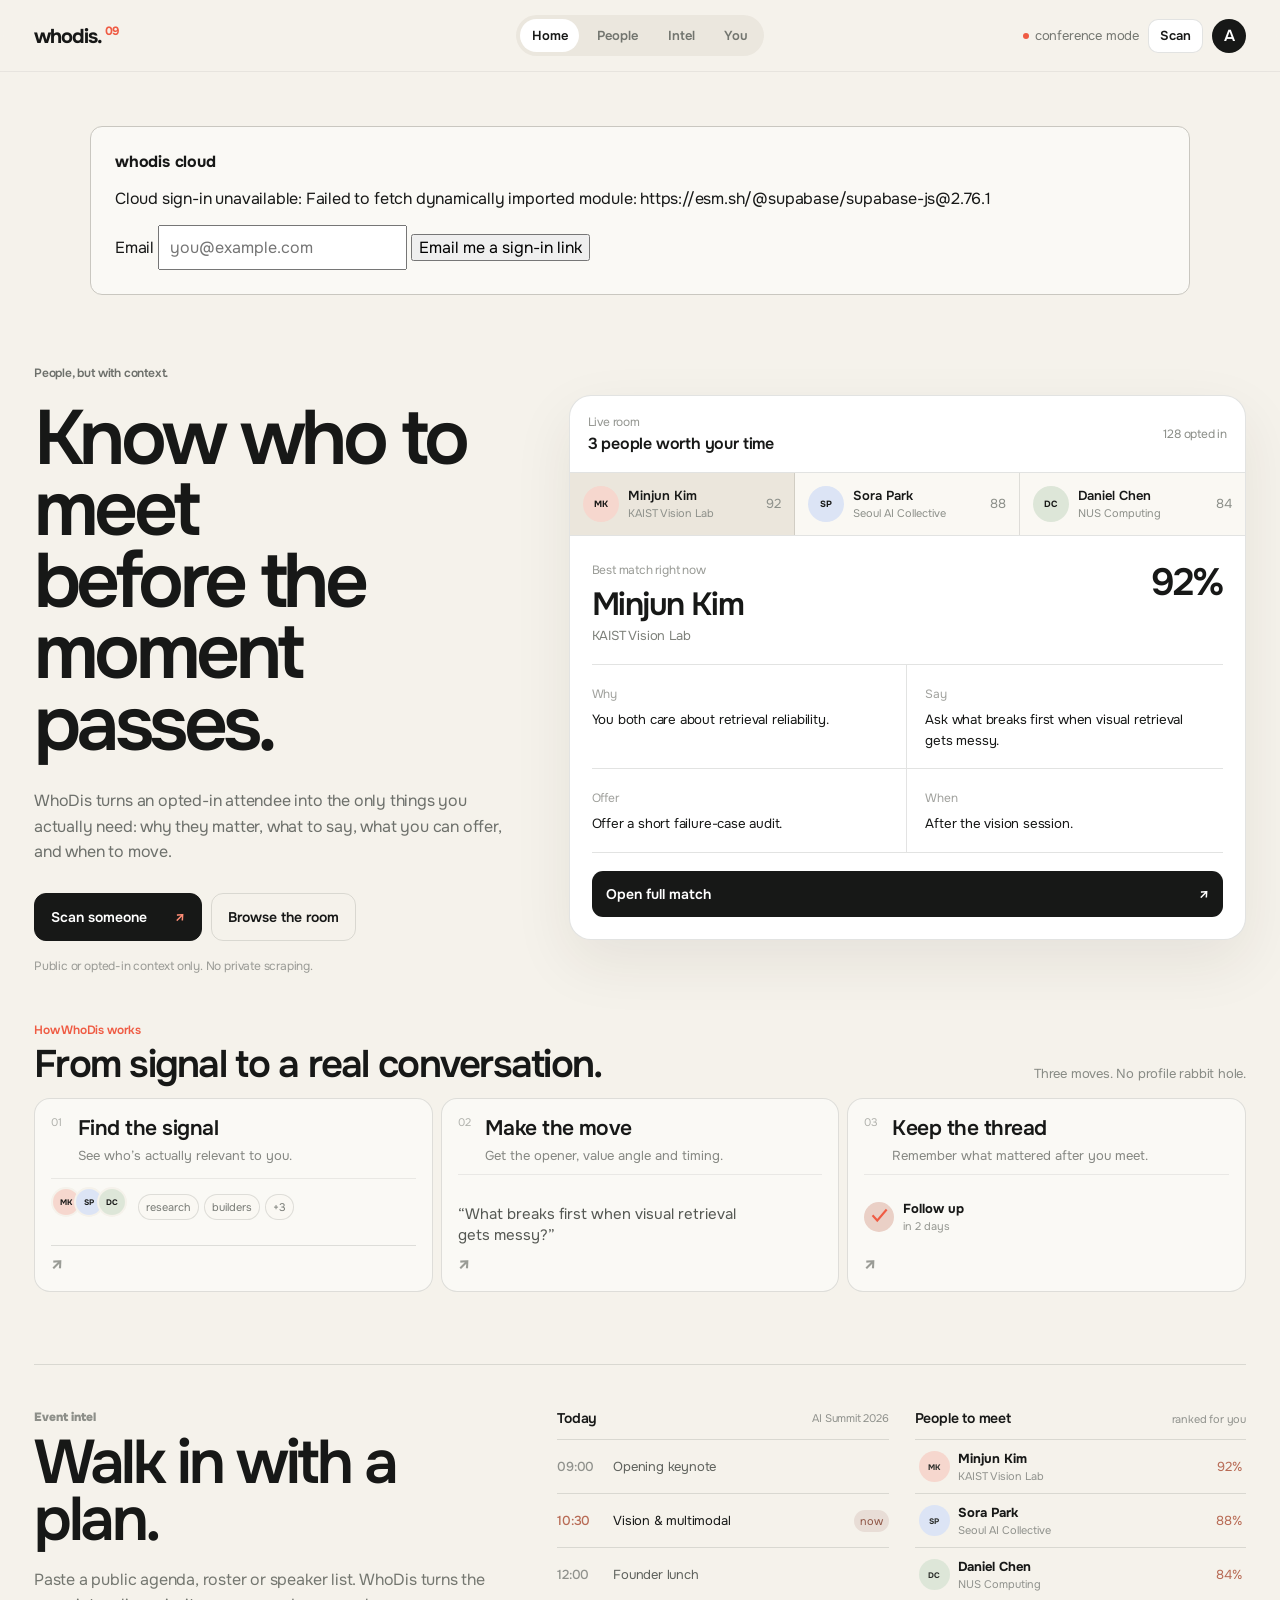
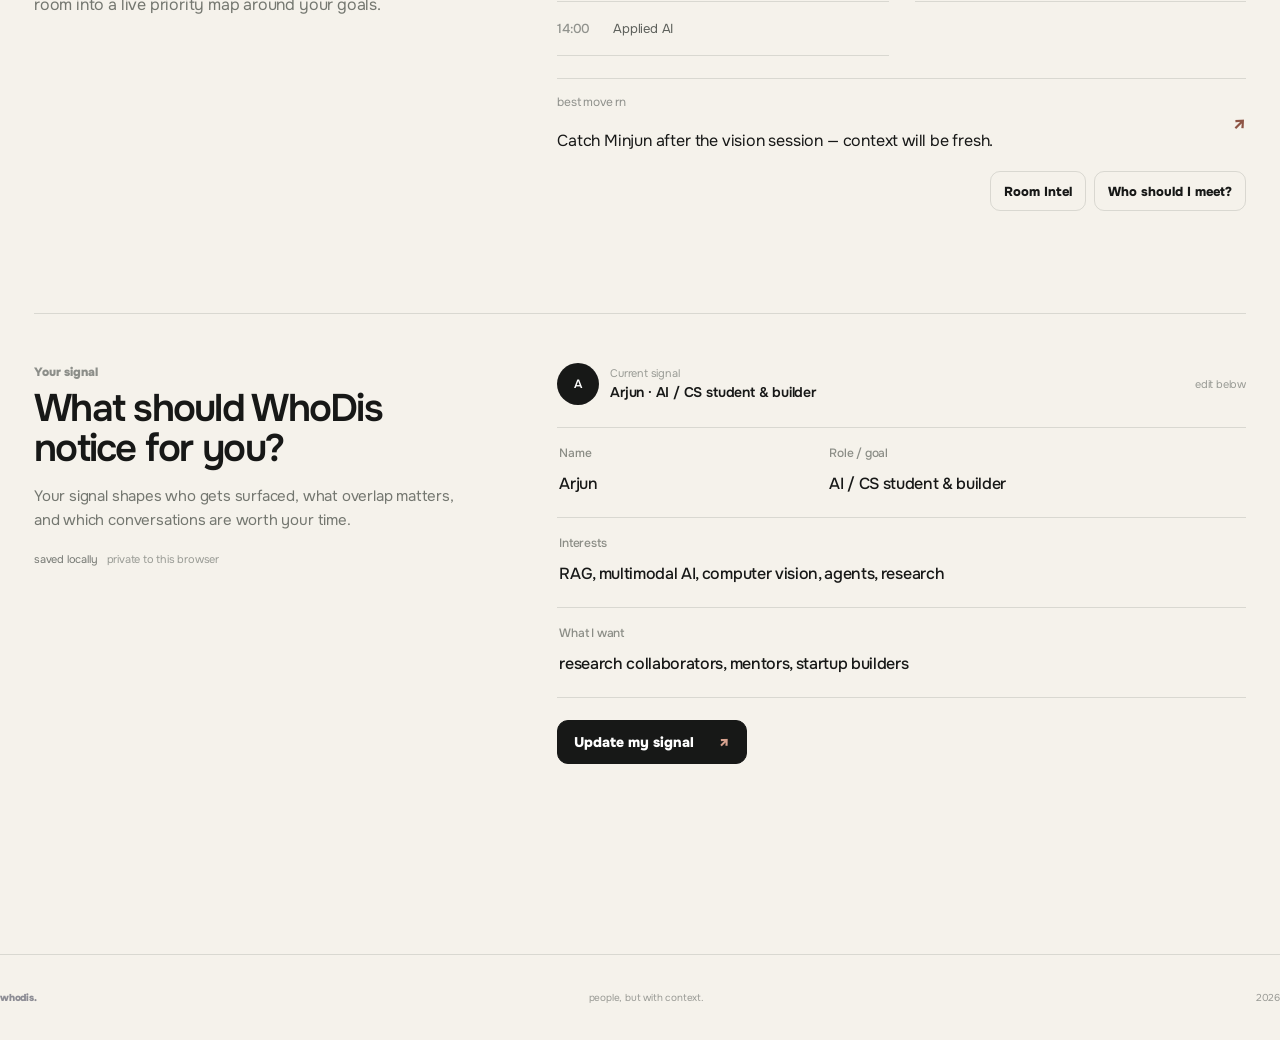
<file: v9/index.html>
<!doctype html>
<html lang="en">
<head>
<meta charset="utf-8"/>
<meta name="viewport" content="width=device-width,initial-scale=1,viewport-fit=cover"/>
<meta name="theme-color" content="#f5f2eb"/>
<meta name="description" content="WhoDis — people, but with context."/>
<title>whodis. v9</title>
<link rel="stylesheet" href="../styles.css"/>
<link rel="preconnect" href="https://fonts.googleapis.com"/>
<link rel="preconnect" href="https://fonts.gstatic.com" crossorigin/>
<link href="https://fonts.googleapis.com/css2?family=Onest:wght@400;500;600;700&display=swap" rel="stylesheet"/>
<link rel="stylesheet" href="styles.css?v=98"/>
</head>
<body>
<div class="app">
  <header class="site-header">
    <a href="#home" class="logo">whodis.<sup>09</sup></a>
    <nav class="desktop-nav">
      <a href="#home" class="active">Home</a>
      <button id="railPeople" type="button">People</button>
      <a href="#event-intel">Intel</a>
      <a href="#profile">You</a>
    </nav>
    <div class="header-right">
      <span class="live"><i></i> conference mode</span>
      <button id="railScan" class="scan-small" type="button">Scan</button>
      <button class="avatar-button" onclick="document.querySelector('#profile').scrollIntoView({behavior:'smooth'})">A</button>
    </div>
  </header>

  <main id="home">
    <section class="hero">
      <div class="hero-copy">
        <span class="product-label">People, but with context.</span>
        <h1>Know who to meet<br/>before the moment passes.</h1>
        <p>WhoDis turns an opted-in attendee into the only things you actually need: why they matter, what to say, what you can offer, and when to move.</p>
        <div class="hero-actions">
          <button id="openScanner" class="primary">Scan someone <span>↗</span></button>
          <button id="openDirectory" class="secondary">Browse the room</button>
        </div>
        <div class="privacy">Public or opted-in context only. No private scraping.</div>
      </div>

      <div class="room-panel">
        <div class="panel-head">
          <div><span>Live room</span><b>3 people worth your time</b></div>
          <span class="room-count">128 opted in</span>
        </div>

        <div class="person-list">
          <button class="person-row active" data-person="0">
            <span class="avatar mk">MK</span><div><b>Minjun Kim</b><small>KAIST Vision Lab</small></div><em>92</em>
          </button>
          <button class="person-row" data-person="1">
            <span class="avatar sp">SP</span><div><b>Sora Park</b><small>Seoul AI Collective</small></div><em>88</em>
          </button>
          <button class="person-row" data-person="2">
            <span class="avatar dc">DC</span><div><b>Daniel Chen</b><small>NUS Computing</small></div><em>84</em>
          </button>
        </div>

        <div class="match-detail">
          <div class="match-title">
            <div><span>Best match right now</span><h2 id="personName">Minjun Kim</h2><p id="personOrg">KAIST Vision Lab</p></div>
            <strong id="personScore">92%</strong>
          </div>

          <div class="context-grid">
            <div><span>Why</span><p id="personWhy">You both care about retrieval reliability.</p></div>
            <div><span>Say</span><p id="personSay">Ask what breaks first when visual retrieval gets messy.</p></div>
            <div><span>Offer</span><p id="personOffer">Offer a short failure-case audit.</p></div>
            <div><span>When</span><p id="personWhen">After the vision session.</p></div>
          </div>

          <button class="open-person" data-open-demo>Open full match <span>↗</span></button>
        </div>
      </div>
    </section>

    <section class="continuation" aria-label="How WhoDis works">
      <div class="continuation-head">
        <div>
          <span class="eyebrow-soft">How WhoDis works</span>
          <h2>From signal to a real conversation.</h2>
        </div>
        <p>Three moves. No profile rabbit hole.</p>
      </div>

      <div class="live-steps">
        <button class="live-step active" data-step="signal" data-quick-action="signal" type="button">
          <span class="step-no">01</span>
          <div class="step-copy"><h3>Find the signal</h3><p>See who’s actually relevant to you.</p></div>
          <div class="step-preview signal-preview">
            <div class="mini-people">
              <span>MK</span><span>SP</span><span>DC</span>
            </div>
            <div class="preview-tags"><i>research</i><i>builders</i><i>+3</i></div>
          </div>
          <b>↗</b>
        </button>

        <button class="live-step" data-step="move" data-quick-action="move" type="button">
          <span class="step-no">02</span>
          <div class="step-copy"><h3>Make the move</h3><p>Get the opener, value angle and timing.</p></div>
          <div class="step-preview move-preview">
            <span>“What breaks first when visual retrieval gets messy?”</span>
          </div>
          <b>↗</b>
        </button>

        <button class="live-step" data-step="memory" data-quick-action="memory" type="button">
          <span class="step-no">03</span>
          <div class="step-copy"><h3>Keep the thread</h3><p>Remember what mattered after you meet.</p></div>
          <div class="step-preview memory-preview">
            <span class="done-dot">✓</span><div><strong>Follow up</strong><small>in 2 days</small></div>
          </div>
          <b>↗</b>
        </button>
      </div>
    </section>

    <section id="workspace" class="workspace hidden">
      <div class="workspace-head"><div><span class="section-kicker">Scan</span><h2>Who’s in front of you?</h2></div><button id="closeWorkspace" class="icon-button">×</button></div>
      <div class="workspace-grid">
        <div class="scan-panel">
          <div class="scanner-box"><video id="video" playsinline></video><canvas id="captureCanvas" class="hidden"></canvas><div class="scanner-frame"><i></i><i></i><i></i><i></i></div><div class="scan-status" id="scanStatus">camera off</div></div>
          <div class="scan-actions"><button id="startCamera" class="cta cta-primary">Start camera</button><button id="faceMatch" class="cta cta-soft" disabled>Who dis?</button><button id="stopCamera" class="cta cta-ghost">Stop</button></div>
          <details class="scanner-details"><summary>Scanner setup</summary><div class="face-config"><label>Event ID<input id="eventId" value="demo-event"/></label><input id="faceApi" type="hidden" value=""/></div></details>
          <div class="badge-fallback"><span>No camera? Use a demo badge.</span><div class="code-row"><input id="badgeCode" placeholder="WD-MINJUN"/><button id="findBadge" class="mini-action">Find</button></div></div>
          <p class="tiny">Cloud profiles use Supabase. Facial matching is disabled during the privacy and security migration.</p>
        </div>
        <div class="result-panel" id="resultPanel"><div class="empty-state"><div class="empty-radar"><span></span></div><p class="section-kicker">Waiting for signal</p><h3>No one selected yet.</h3><p>Scan an opted-in attendee and WhoDis turns the match into context + a next move.</p></div></div>
      </div>
    </section>

    <section id="directory" class="directory hidden">
      <div class="workspace-head"><div><span class="section-kicker">People</span><h2>The room, ranked.</h2><p>Opted-in attendees only.</p></div><button id="closeDirectory" class="icon-button">×</button></div>
      <div id="directoryGrid" class="directory-grid"></div>
    </section>

    <section class="intel-canvas" id="event-intel">
      <div class="intel-copy">
        <span class="section-kicker">Event intel</span>
        <h2>Walk in with a plan.</h2>
        <p>Paste a public agenda, roster or speaker list. WhoDis turns the room into a live priority map around your goals.</p>
        <div class="intel-actions-copy"><span>room intel</span><span>who should i meet?</span></div>
      </div>

      <div class="intel-live">
        <div class="agenda-card">
          <div class="mini-head"><span>Today</span><small>AI Summit 2026</small></div>
          <div class="agenda-row"><b>09:00</b><span>Opening keynote</span><i></i></div>
          <div class="agenda-row active"><b>10:30</b><span>Vision & multimodal</span><i>now</i></div>
          <div class="agenda-row"><b>12:00</b><span>Founder lunch</span><i></i></div>
          <div class="agenda-row"><b>14:00</b><span>Applied AI</span><i></i></div>
        </div>

        <div class="priority-card">
          <div class="mini-head"><span>People to meet</span><small>ranked for you</small></div>
          <button type="button" data-intel-person="0"><span class="mini-avatar">MK</span><div><b>Minjun Kim</b><small>KAIST Vision Lab</small></div><em>92%</em></button>
          <button type="button" data-intel-person="1"><span class="mini-avatar alt">SP</span><div><b>Sora Park</b><small>Seoul AI Collective</small></div><em>88%</em></button>
          <button type="button" data-intel-person="2"><span class="mini-avatar alt2">DC</span><div><b>Daniel Chen</b><small>NUS Computing</small></div><em>84%</em></button>
        </div>

        <div class="moment-card" id="momentCard">
          <span>best move rn</span>
          <p id="momentCopy">Catch Minjun after the vision session — context will be fresh.</p>
          <b>↗</b>
        </div>
      </div>
    </section>

    <section id="profile" class="profile-builder signal-profile">
      <div class="profile-copy">
        <span class="section-kicker">Your signal</span>
        <h2>What should WhoDis notice for you?</h2>
        <p>Your signal shapes who gets surfaced, what overlap matters, and which conversations are worth your time.</p>
        <div class="signal-meta">
          <span class="saved" id="savedStatus">saved locally</span>
          <span class="signal-note">private to this browser</span>
        </div>
      </div>

      <div class="profile-form signal-form">
        <div class="signal-preview">
          <div class="signal-avatar">A</div>
          <div><small>Current signal</small><strong id="signalPreviewName">Arjun · AI / CS student & builder</strong></div>
          <span>edit below</span>
        </div>

        <div class="signal-sheet">
          <div class="signal-row split">
            <label>
              <span>Name</span>
              <input id="meName" value="Arjun"/>
            </label>
            <label>
              <span>Role / goal</span>
              <input id="meRole" value="AI / CS student & builder"/>
            </label>
          </div>
          <label class="signal-row full">
            <span>Interests</span>
            <input id="meInterests" value="RAG, multimodal AI, computer vision, agents, research"/>
          </label>
          <label class="signal-row full">
            <span>What I want</span>
            <input id="meGoals" value="research collaborators, mentors, startup builders"/>
          </label>
        </div>
        <button id="saveMe" class="cta cta-primary signal-save">Update my signal <span>↗</span></button>
      </div>
    </section>
  </main>

  <footer><span>whodis.</span><p>people, but with context.</p><span>2026</span></footer>

  <nav class="mobile-nav">
    <a class="mobile-nav-item active" href="#home">Home</a>
    <button class="mobile-nav-item" id="mobilePeople">People</button>
    <button class="mobile-scan" id="mobileScan">Scan</button>
    <a class="mobile-nav-item" href="#wdEventLauncher">Intel</a>
    <a class="mobile-nav-item" href="#profile">You</a>
  </nav>
</div>

<div hidden aria-hidden="true">
<button id="openJoin"></button><section id="joinPanel"><button id="closeJoin"></button>
<input id="joinFaceApi"/><input id="joinEventId"/><input id="joinName"/><input id="joinRole"/><input id="joinInterests"/><input id="joinGoals"/><input id="joinProjects"/>
<input id="joinPhoto" type="file"/><input id="joinConsent" type="checkbox"/><button id="enrollBtn"></button>
<span id="joinStatus"></span><span id="joinAvatar"></span><span id="joinPreviewName"></span><span id="joinPreviewRole"></span><span id="joinPreviewTags"></span>
</section></div>

<script src="app.js?v=90"></script>
<script src="feature-hub.js?v=90"></script>
<script src="supabase-app.js?v=1"></script>
</body></html>
</file>
<file: styles.css>
:root{
  --ink:#0a0a0b;--ink-2:#101012;--ink-3:#17171a;--paper:#f4f3ef;--paper-2:#e9e8e3;
  --text:#f7f7f4;--muted:#9b9ba4;--muted-2:#6c6c74;--line:rgba(255,255,255,.09);
  --lime:#d9ff55;--pink:#ff4d8d;--blue:#72a5ff;--radius:24px;--ease-out:cubic-bezier(.23,1,.32,1);
}
*{box-sizing:border-box}
html{scroll-behavior:smooth;-webkit-tap-highlight-color:transparent;overscroll-behavior:none;background:var(--ink)}
body{margin:0;background:var(--ink);color:var(--text);font-family:Inter,ui-sans-serif,system-ui,-apple-system,BlinkMacSystemFont,"Segoe UI",sans-serif;letter-spacing:-.012em}
button,input,textarea,select{font:inherit}
button,a,[role=button]{touch-action:manipulation}
button{cursor:pointer}
a{color:inherit;text-decoration:none}
svg{fill:none;stroke:currentColor;stroke-width:1.8;stroke-linecap:round;stroke-linejoin:round}
::selection{background:var(--lime);color:#111}

.app-shell{min-height:100dvh}
.rail{position:fixed;inset:0 auto 0 0;width:104px;border-right:1px solid var(--line);background:rgba(10,10,11,.84);backdrop-filter:blur(24px);display:flex;flex-direction:column;align-items:center;padding:24px 14px;z-index:40}
.rail-brand{display:flex;flex-direction:column;gap:8px;align-items:center}
.brand-mark{width:42px;height:42px;border-radius:14px;background:var(--paper);color:#111;display:grid;place-items:center;font-weight:950;font-size:20px;box-shadow:inset 0 0 0 1px rgba(0,0,0,.06)}
.brand-word{font-size:13px;font-weight:900;letter-spacing:-.04em}
.rail-nav{display:flex;flex-direction:column;gap:8px;width:100%;margin:auto 0}
.rail-link{appearance:none;border:0;background:transparent;color:#777780;border-radius:18px;display:flex;flex-direction:column;align-items:center;justify-content:center;gap:7px;min-height:64px;font-size:10px;font-weight:750;transition:background 160ms var(--ease-out),color 160ms var(--ease-out),transform 120ms var(--ease-out)}
.rail-link svg{width:22px;height:22px}.rail-link.active{background:#1a1a1e;color:#fff}
.rail-link:active{transform:scale(.97)}
.rail-foot{font-size:9px;color:#66666f;display:flex;align-items:center;gap:6px;writing-mode:vertical-rl;transform:rotate(180deg);text-transform:uppercase;letter-spacing:.16em}
.status-dot,.context-dot{width:6px;height:6px;border-radius:50%;background:var(--lime);box-shadow:0 0 0 3px rgba(217,255,85,.08)}
.main-column{margin-left:104px;min-height:100dvh}
.topbar{height:72px;position:sticky;top:0;z-index:30;display:flex;align-items:center;justify-content:flex-end;padding:0 30px;background:linear-gradient(to bottom,rgba(10,10,11,.94),rgba(10,10,11,.62),transparent);backdrop-filter:blur(12px)}
.mobile-brand{display:none}.top-context{display:flex;align-items:center;gap:8px;font-size:10px;color:#8a8a93;text-transform:uppercase;letter-spacing:.14em;font-weight:800;margin-right:14px}
.avatar-button{width:34px;height:34px;border:1px solid var(--line);border-radius:50%;background:#1c1c20;color:#fff;font-weight:800}
main{max-width:1480px;margin:0 auto;padding:0 34px 72px}
.hero{min-height:calc(100svh - 72px);display:grid;grid-template-columns:minmax(0,1.03fr) minmax(420px,.97fr);align-items:center;gap:clamp(34px,5vw,90px);padding:54px 0 74px}
.overline,.section-kicker{font-size:10px;letter-spacing:.22em;font-weight:900;color:#777780}
.hero h1{font-size:clamp(58px,7vw,112px);line-height:.84;letter-spacing:-.075em;margin:20px 0 28px;font-weight:900}
.hero h1 span{color:#74747d}
.hero-sub{font-size:clamp(17px,1.45vw,22px);line-height:1.55;color:#aaaab2;max-width:640px;margin:0}
.hero-actions{display:flex;gap:10px;margin-top:34px}
.cta{border:1px solid var(--line);border-radius:16px;min-height:48px;padding:0 18px;font-weight:850;display:inline-flex;align-items:center;justify-content:center;gap:12px;transition:transform 120ms var(--ease-out),background 160ms var(--ease-out),border-color 160ms var(--ease-out)}
.cta:active,.mini-action:active,.icon-button:active,.avatar-button:active{transform:scale(.97)}
.cta svg{width:18px;height:18px}
.cta-primary{background:var(--paper);border-color:var(--paper);color:#111}
.cta-ghost{background:transparent;color:#b1b1b8}.cta-soft{background:#1c1c20;color:#f4f4f5}
.cta:disabled{opacity:.4;cursor:not-allowed}
.trust-row{display:flex;align-items:center;gap:14px;margin-top:32px}.trust-row p{font-size:11px;color:#6f6f77;margin:0}
.trust-stack{display:flex}.trust-stack span{width:30px;height:30px;border-radius:50%;background:#202025;border:2px solid var(--ink);display:grid;place-items:center;font-size:9px;font-weight:850;margin-left:-7px}.trust-stack span:first-child{margin-left:0}.trust-stack span:last-child{background:var(--lime);color:#111}

.signal-stage{min-height:650px;position:relative;display:grid;place-items:center;isolation:isolate}
.signal-orbit{position:absolute;border:1px solid rgba(255,255,255,.06);border-radius:50%;z-index:-2}.orbit-a{width:590px;height:590px}.orbit-b{width:430px;height:430px}
.signal-stage:before{content:"";position:absolute;width:330px;height:330px;border-radius:50%;background:rgba(217,255,85,.09);filter:blur(90px);z-index:-3}
.preview-phone{width:min(365px,82vw);height:650px;border-radius:44px;background:#050506;border:1px solid rgba(255,255,255,.15);box-shadow:0 40px 90px rgba(0,0,0,.55),inset 0 0 0 6px #111114;padding:12px;transform:rotate(3deg);position:relative}
.phone-top{height:34px;display:flex;justify-content:space-between;align-items:center;padding:0 12px;font-size:9px;color:#aaa}.phone-pill{width:74px;height:22px;border-radius:99px;background:#000}
.preview-feed{height:548px;border-radius:31px;overflow:hidden;background:linear-gradient(180deg,#17171c,#09090b);padding:16px;position:relative}
.preview-caption{display:flex;justify-content:space-between;color:#777;font-size:9px;letter-spacing:.14em;font-weight:800}.preview-caption b{color:var(--lime)}
.preview-face{height:260px;margin-top:14px;border-radius:24px;background:radial-gradient(circle at 50% 45%,#303039,#111116 64%);display:grid;place-items:center;position:relative;overflow:hidden}
.preview-initials{font-size:76px;font-weight:950;letter-spacing:-.08em;color:#deded9}
.scan-corners{position:absolute;inset:44px}.scan-corners i{position:absolute;width:22px;height:22px;border-color:rgba(217,255,85,.9)}.scan-corners i:nth-child(1){left:0;top:0;border-left:2px solid;border-top:2px solid}.scan-corners i:nth-child(2){right:0;top:0;border-right:2px solid;border-top:2px solid}.scan-corners i:nth-child(3){left:0;bottom:0;border-left:2px solid;border-bottom:2px solid}.scan-corners i:nth-child(4){right:0;bottom:0;border-right:2px solid;border-bottom:2px solid}
.preview-scanline{position:absolute;left:15%;right:15%;height:1px;background:var(--lime);box-shadow:0 0 18px rgba(217,255,85,.8);animation:scanline 2.7s var(--ease-out) infinite alternate}
@keyframes scanline{from{transform:translateY(-76px);opacity:.25}to{transform:translateY(76px);opacity:1}}
.preview-person{display:flex;justify-content:space-between;gap:12px;align-items:flex-start;padding:16px 2px 10px}.preview-person small{font-size:9px;color:var(--lime);font-weight:800}.preview-person h3{margin:4px 0 3px;font-size:20px}.preview-person p{font-size:10px;color:#777;margin:0}.verified{width:24px;height:24px;border-radius:50%;background:var(--blue);display:grid;place-items:center;color:#111;font-size:12px;font-weight:900}
.preview-tags{display:flex;gap:6px;overflow:hidden}.preview-tags span{font-size:9px;white-space:nowrap;border:1px solid rgba(255,255,255,.09);border-radius:99px;padding:6px 8px;color:#a1a1a8}
.preview-move{margin-top:12px;border-top:1px solid rgba(255,255,255,.08);padding-top:12px}.preview-move small{font-size:8px;letter-spacing:.12em;color:#666}.preview-move p{font-size:11px;line-height:1.35;margin:5px 0;color:#ddd}.preview-move span{font-size:10px;color:var(--lime);font-weight:850}
.phone-nav{height:42px;display:flex;justify-content:space-around;align-items:center}.phone-nav i,.phone-nav b{width:18px;height:18px;border:1.5px solid #5a5a61;border-radius:6px}.phone-nav b{width:42px;border-radius:14px;background:var(--paper);border-color:var(--paper)}
.floating-note{position:absolute;background:rgba(244,243,239,.94);color:#111;padding:12px 14px;border-radius:14px;box-shadow:0 18px 50px rgba(0,0,0,.35);max-width:190px;transform:rotate(-3deg)}.floating-note span{display:block;font-size:8px;text-transform:uppercase;letter-spacing:.14em;color:#777;font-weight:800}.floating-note b{display:block;font-size:12px;margin-top:3px}.note-one{left:0;top:20%}.note-two{right:-10px;bottom:20%;transform:rotate(2.5deg)}

.quick-grid{display:grid;grid-template-columns:repeat(3,1fr);border-top:1px solid var(--line);border-bottom:1px solid var(--line)}
.quick-card{display:grid;grid-template-columns:auto 1fr auto;gap:16px;align-items:center;padding:26px 24px;border-right:1px solid var(--line);min-height:126px}.quick-card:last-child{border-right:0}.quick-no{font-size:9px;color:#55555e}.quick-card h3{margin:0 0 5px;font-size:17px}.quick-card p{margin:0;color:#75757e;font-size:12px;line-height:1.4}.quick-arrow{color:#555;font-size:18px}

.workspace,.directory,.profile-builder{margin-top:72px;border:1px solid var(--line);border-radius:28px;background:#0e0e10;overflow:hidden}
.workspace{padding:22px}.workspace-head{display:flex;justify-content:space-between;align-items:flex-start;padding:6px 4px 20px}.workspace-head h2,.intel-intro h2,.profile-builder h2{font-size:clamp(32px,4vw,56px);line-height:.98;letter-spacing:-.055em;margin:8px 0 0}.workspace-head p{color:#777;margin:8px 0 0}
.icon-button{width:38px;height:38px;border-radius:50%;border:1px solid var(--line);background:#18181b;color:#aaa;font-size:22px}
.workspace-grid{display:grid;grid-template-columns:minmax(330px,.82fr) minmax(0,1.18fr);gap:12px}
.scan-panel,.result-panel{border:1px solid var(--line);border-radius:22px;background:#111114;padding:16px;min-width:0}
.scanner-box{height:430px;border-radius:18px;position:relative;background:#080809;overflow:hidden;display:grid;place-items:center}
.scanner-box video{width:100%;height:100%;object-fit:cover}.scanner-frame{position:absolute;width:min(72%,320px);aspect-ratio:1;border:1px solid rgba(255,255,255,.12)}.scanner-frame i{position:absolute;width:28px;height:28px;border-color:var(--lime)}.scanner-frame i:nth-child(1){left:-1px;top:-1px;border-left:2px solid;border-top:2px solid}.scanner-frame i:nth-child(2){right:-1px;top:-1px;border-right:2px solid;border-top:2px solid}.scanner-frame i:nth-child(3){left:-1px;bottom:-1px;border-left:2px solid;border-bottom:2px solid}.scanner-frame i:nth-child(4){right:-1px;bottom:-1px;border-right:2px solid;border-bottom:2px solid}
.scan-status{position:absolute;bottom:14px;background:rgba(7,7,8,.8);backdrop-filter:blur(12px);border:1px solid var(--line);padding:8px 10px;border-radius:99px;font-size:10px;color:#aaa}
.scan-actions{display:flex;gap:8px;margin-top:12px;flex-wrap:wrap}.scan-actions .cta{min-height:42px;padding:0 14px;font-size:12px}
.scanner-details{margin-top:12px;border-top:1px solid var(--line);padding-top:10px}.scanner-details summary{color:#72727b;font-size:11px;cursor:pointer}
.face-config{display:grid;grid-template-columns:1fr 1fr;gap:8px;margin-top:10px}.face-config label,.form-grid label{font-size:10px;color:#6f6f78}.face-config input,.form-grid input,.code-row input{width:100%;margin-top:6px;background:#0b0b0d;border:1px solid var(--line);color:#eee;border-radius:12px;padding:12px;font-size:16px;outline:none;transition:border-color 160ms var(--ease-out),box-shadow 160ms var(--ease-out)}.face-config input:focus,.form-grid input:focus,.code-row input:focus{border-color:rgba(217,255,85,.42);box-shadow:0 0 0 3px rgba(217,255,85,.07)}
.badge-fallback{margin-top:16px}.badge-fallback>span{font-size:10px;color:#666}.code-row{display:flex;gap:8px;margin-top:7px}.mini-action{border:0;border-radius:12px;background:#1d1d21;color:#eee;padding:0 16px;font-weight:800}.tiny{font-size:10px;color:#55555e;line-height:1.55;margin:12px 0 0}
.result-panel{min-height:590px}.empty-state{height:100%;min-height:556px;display:flex;flex-direction:column;align-items:center;justify-content:center;text-align:center;padding:28px;color:#777}.empty-state h3{font-size:28px;color:#d6d6d8;margin:6px 0 8px;letter-spacing:-.04em}.empty-state>p:last-child{max-width:420px;line-height:1.55;font-size:13px}.empty-radar{width:90px;height:90px;border-radius:50%;border:1px solid rgba(255,255,255,.09);position:relative;margin-bottom:22px}.empty-radar:before,.empty-radar:after{content:"";position:absolute;inset:17px;border:1px solid rgba(255,255,255,.06);border-radius:50%}.empty-radar:after{inset:34px;background:var(--lime);border:0}.empty-radar span{position:absolute;left:50%;top:50%;width:44%;height:1px;background:linear-gradient(90deg,var(--lime),transparent);transform-origin:left center;animation:radar 3s linear infinite}@keyframes radar{to{transform:rotate(360deg)}}
.result-top{display:flex;align-items:center;gap:14px;padding:8px}.result-top .avatar{width:62px;height:62px;border-radius:20px;background:var(--paper);color:#111;display:grid;place-items:center;font-size:18px;font-weight:950}.result-top h2{margin:0;font-size:28px;letter-spacing:-.04em}.result-top p{margin:4px 0 0;color:#777;font-size:12px}.score{margin-left:auto;text-align:right}.score b{display:block;font-size:30px;color:var(--lime)}.score small{font-size:9px;color:#666}
.match-chip{display:inline-flex;margin-top:7px;padding:5px 7px;border:1px solid var(--line);border-radius:99px;color:#777;font-size:9px}
.brief{display:grid;grid-template-columns:repeat(2,1fr);gap:8px;margin-top:18px}.brief-card{padding:16px;border-radius:16px;background:#16161a;border:1px solid var(--line)}.brief-card.wide{grid-column:1/-1}.brief-card label{font-size:9px;letter-spacing:.12em;color:#62626a}.brief-card p{margin:8px 0 0;line-height:1.5;font-size:13px}.tags{display:flex;gap:6px;flex-wrap:wrap;margin-top:9px}.tag{font-size:10px;background:#202024;border:1px solid var(--line);border-radius:999px;padding:6px 8px}

.directory{padding:22px}.directory-grid{display:grid;grid-template-columns:repeat(3,1fr);gap:10px}.person-card{padding:18px;border:1px solid var(--line);border-radius:18px;background:#121215;cursor:pointer;min-height:180px;transition:transform 160ms var(--ease-out),background 160ms var(--ease-out),border-color 160ms var(--ease-out)}.person-card:active{transform:scale(.985)}.person-card .avatar{width:48px;height:48px;border-radius:16px;background:var(--paper);color:#111;display:grid;place-items:center;font-weight:950}.person-card h4{margin:15px 0 4px;font-size:16px}.person-card p{margin:0;color:#74747d;font-size:11px;line-height:1.45}

.intel-intro{display:grid;grid-template-columns:1fr 1fr;align-items:end;gap:50px;padding:120px 0 24px;border-bottom:1px solid var(--line)}.intel-intro p{color:#7b7b84;max-width:560px;font-size:15px;line-height:1.65;margin:0}
#wdEventLauncher{border:0!important;border-bottom:1px solid var(--line)!important;border-radius:0!important;background:transparent!important;padding:26px 0!important;margin-top:0!important}
#wdEventLauncher .wd-next-head{display:none}.wd-actions{display:flex;gap:8px;flex-wrap:wrap}
.wd-action{border:1px solid var(--line)!important;background:#151518!important;color:#f2f2f3!important;border-radius:14px!important;padding:12px 14px!important;font-size:11px!important}.wd-action.master{background:var(--lime)!important;color:#111!important;border-color:var(--lime)!important}

.profile-builder{display:grid;grid-template-columns:.78fr 1.22fr;gap:34px;padding:28px;margin-top:100px}.profile-copy{padding:14px}.profile-copy p{color:#777;line-height:1.55}.saved{display:inline-flex;margin-top:16px;padding:7px 9px;border-radius:99px;background:#17171a;color:#777;font-size:10px;border:1px solid var(--line)}.profile-form{padding:14px;background:#121215;border:1px solid var(--line);border-radius:20px}.form-grid{display:grid;grid-template-columns:1fr 1fr;gap:12px;margin-bottom:14px}.form-grid .wide{grid-column:1/-1}
footer{display:flex;justify-content:space-between;align-items:center;border-top:1px solid var(--line);padding:26px 0;color:#55555d;font-size:11px;margin-top:90px}footer span:first-child{color:#8d8d95;font-weight:900}.mobile-nav{display:none}.hidden{display:none!important}

.wd-modal{background:rgba(0,0,0,.78)!important;backdrop-filter:blur(18px)!important}.wd-sheet{background:#111114!important;border:1px solid var(--line)!important;border-radius:28px!important}.wd-card{background:#17171a!important;border-color:var(--line)!important}.wd-mini-btn{background:var(--paper)!important;color:#111!important;border:0!important}.wd-input{font-size:16px!important;border-color:var(--line)!important}.wd-score{color:var(--lime)}

@media(hover:hover) and (pointer:fine){
  .rail-link:hover{background:#161619;color:#d9d9dc}.cta-primary:hover{background:#fff}.cta-ghost:hover,.cta-soft:hover{border-color:rgba(255,255,255,.18);color:#fff}.person-card:hover{transform:translateY(-2px);background:#151519;border-color:rgba(255,255,255,.14)}.wd-action:hover{transform:translateY(-1px)!important;border-color:rgba(255,255,255,.18)!important}
}
@media(max-width:1100px){
  .hero{grid-template-columns:1fr .85fr}.preview-phone{transform:rotate(1.5deg) scale(.9)}.floating-note{display:none}.directory-grid{grid-template-columns:repeat(2,1fr)}
}
@media(max-width:820px){
  body{padding-bottom:84px}.rail{display:none}.main-column{margin-left:0}.topbar{height:62px;padding:0 16px;justify-content:space-between}.mobile-brand{display:flex;align-items:center;gap:9px}.mobile-brand .brand-mark{width:32px;height:32px;border-radius:11px;font-size:16px}.mobile-brand .brand-word{font-size:14px}.top-context{display:none}.avatar-button{width:32px;height:32px}
  main{padding:0 14px 32px}.hero{min-height:auto;display:block;padding:52px 0 44px}.hero h1{font-size:clamp(54px,17vw,86px);margin-top:18px}.hero-sub{font-size:16px}.hero-actions{display:grid;grid-template-columns:1fr 1fr}.hero-actions .cta{width:100%}.trust-row{margin-top:24px}
  .signal-stage{min-height:590px;margin-top:24px;overflow:hidden}.preview-phone{height:590px;width:320px;transform:rotate(2deg) scale(.94)}.preview-feed{height:488px}.preview-face{height:220px}.orbit-a{width:500px;height:500px}.orbit-b{width:360px;height:360px}
  .quick-grid{grid-template-columns:1fr}.quick-card{border-right:0;border-bottom:1px solid var(--line);min-height:100px}.quick-card:last-child{border-bottom:0}
  .workspace,.directory,.profile-builder{margin-top:52px;border-radius:22px}.workspace{padding:12px}.workspace-grid{grid-template-columns:1fr}.workspace-head{padding:8px 4px 16px}.workspace-head h2,.intel-intro h2,.profile-builder h2{font-size:38px}.scanner-box{height:58svh;min-height:380px;max-height:560px}.result-panel{min-height:480px}.empty-state{min-height:450px}.brief{grid-template-columns:1fr}.brief-card.wide{grid-column:auto}.face-config{grid-template-columns:1fr}
  .directory{padding:14px}.directory-grid{grid-template-columns:1fr}.person-card{min-height:auto}
  .intel-intro{display:block;padding-top:86px}.intel-intro p{margin-top:18px}
  .profile-builder{grid-template-columns:1fr;padding:14px}.profile-copy,.profile-form{padding:10px}.form-grid{grid-template-columns:1fr}.form-grid .wide{grid-column:auto}
  footer{margin-bottom:8px;gap:10px}footer p{display:none}
  .mobile-nav{position:fixed;display:grid;grid-template-columns:repeat(5,1fr);align-items:center;left:max(10px,env(safe-area-inset-left));right:max(10px,env(safe-area-inset-right));bottom:max(10px,env(safe-area-inset-bottom));height:64px;padding:5px 7px;background:rgba(24,24,27,.88);border:1px solid rgba(255,255,255,.1);border-radius:22px;backdrop-filter:blur(24px);z-index:60;box-shadow:0 20px 60px rgba(0,0,0,.45)}
  .mobile-nav-item,.mobile-scan{appearance:none;border:0;background:transparent;color:#777;display:flex;flex-direction:column;align-items:center;justify-content:center;gap:4px;height:52px;font-size:8px;font-weight:750}.mobile-nav-item svg{width:20px;height:20px}.mobile-nav-item.active{color:#fff}.mobile-scan{width:48px;height:48px;border-radius:16px;background:var(--paper);color:#111;justify-self:center}.mobile-scan svg{width:22px;height:22px}
}
@media(max-width:420px){.hero-actions{grid-template-columns:1fr}.preview-phone{transform:rotate(1.5deg) scale(.88)}.scan-actions .cta{flex:1}.result-top{align-items:flex-start}.score b{font-size:24px}}
@media(prefers-reduced-motion:reduce){html{scroll-behavior:auto}.preview-scanline,.empty-radar span{animation:none}.cta,.rail-link,.person-card,.wd-action{transition:none!important}.signal-stage *{scroll-behavior:auto}}

.person-card-top{display:flex;justify-content:space-between;align-items:center}
.person-score{font-size:11px;font-weight:900;color:var(--lime);padding:6px 8px;border:1px solid rgba(217,255,85,.14);background:rgba(217,255,85,.05);border-radius:999px}
.person-card-foot{display:flex;justify-content:space-between;align-items:center;border-top:1px solid var(--line);margin-top:14px;padding-top:12px;font-size:10px;color:#666}
.person-card-foot b{color:#cfcfd4;font-size:10px}
.rail-link[aria-current="page"],.mobile-nav-item[aria-current="page"]{color:#fff}
@media(hover:hover) and (pointer:fine){.person-card:hover .person-card-foot b{color:var(--lime)}}
</file>
<file: v6/styles.css>
@import url('https://fonts.googleapis.com/css2?family=Archivo+Black&family=IBM+Plex+Mono:wght@400;500;600&family=Inter:wght@400;500;600;700;800&display=swap');
:root{--bg:#090a08;--panel:#0f110e;--panel2:#151812;--bone:#e9e6dc;--muted:#7b8073;--line:rgba(233,230,220,.12);--signal:#d9ff43;--ink:#10110d;--ease:cubic-bezier(.23,1,.32,1)}
*{box-sizing:border-box}html{background:var(--bg);scroll-behavior:smooth;-webkit-tap-highlight-color:transparent;overscroll-behavior:none}body{margin:0;background:var(--bg)!important;color:var(--bone);font-family:Inter,system-ui,sans-serif;letter-spacing:-.018em}button,input,textarea,select{font:inherit}button,a,[role=button]{touch-action:manipulation}button{cursor:pointer;user-select:none}::selection{background:var(--signal);color:var(--ink)}
.rail{width:92px!important;background:var(--bg)!important;border-right:1px solid var(--line)!important;padding:20px 10px!important}.main-column{margin-left:92px!important}.rail-brand{gap:7px!important}.brand-mark{width:42px!important;height:42px!important;border-radius:4px!important;background:var(--signal)!important;color:var(--ink)!important;font-family:"Archivo Black",sans-serif;font-size:15px;box-shadow:none!important}.brand-word{font-family:"IBM Plex Mono",monospace;font-size:10px!important;font-weight:600!important;letter-spacing:-.04em!important}.brand-word i{font-style:normal;color:var(--signal);font-size:.6em;vertical-align:top}.rail-nav{gap:4px!important}.rail-link{min-height:60px!important;border-radius:2px!important;background:transparent!important;color:#62675d!important;gap:2px!important;transition:background 140ms var(--ease),color 140ms var(--ease),transform 110ms var(--ease)!important}.rail-link span{font:500 7px "IBM Plex Mono",monospace;color:#44483f}.rail-link b{font:600 9px "IBM Plex Mono",monospace}.rail-link.active,.rail-link[aria-current=page]{background:#121510!important;color:var(--bone)!important}.rail-link.active span{color:var(--signal)!important}.rail-link:active,.action-primary:active,.action-secondary:active,.target:active,.intel-cell:active,.open-match:active,.command-row:active,.cta:active,.wd-action:active{transform:scale(.97)}.rail-foot{writing-mode:vertical-rl!important;transform:rotate(180deg)!important;color:#555a51!important;font:600 8px "IBM Plex Mono",monospace!important;gap:7px!important}.rail-foot i{width:6px;height:6px;border-radius:50%;background:var(--signal);box-shadow:0 0 14px rgba(217,255,67,.6)}
.topbar{height:64px!important;padding:0 26px!important;background:rgba(9,10,8,.9)!important;backdrop-filter:blur(16px)!important;border-bottom:1px solid rgba(255,255,255,.035)}.ticker{display:flex;gap:14px;margin-right:auto;color:#5d6258;font:500 8px "IBM Plex Mono",monospace;letter-spacing:.12em}.ticker b{color:var(--signal)}.avatar-button{background:#11130f!important;border-color:var(--line)!important;border-radius:4px!important;font:600 10px "IBM Plex Mono",monospace!important}main{max-width:1600px!important;padding:0 28px 88px!important}
.hero{margin-top:10px;border:1px solid var(--line);background:#0b0c0a;min-height:calc(100svh - 76px);padding:16px}.hero-top,.section-head{display:flex;justify-content:space-between;gap:16px;padding:0 2px 13px;border-bottom:1px solid var(--line);font:500 8px "IBM Plex Mono",monospace;letter-spacing:.13em;color:#656a60}.live-chip{display:flex;align-items:center;gap:7px;color:#8a9082}.live-chip i{width:6px;height:6px;background:var(--signal);border-radius:50%;box-shadow:0 0 12px rgba(217,255,67,.55)}
.hero-grid{display:grid;grid-template-columns:minmax(0,.78fr) minmax(560px,1.22fr);gap:14px;min-height:640px;padding-top:14px}.hero-copy{display:flex;flex-direction:column;justify-content:flex-end;padding:26px 20px 18px 8px}.kicker{max-width:480px;font:500 9px "IBM Plex Mono",monospace;line-height:1.6;letter-spacing:.12em;color:#73796d;margin:0 0 24px}.hero-copy h1{margin:0;font-family:"Archivo Black",sans-serif;font-size:clamp(82px,8.6vw,154px);line-height:.72;letter-spacing:-.065em;font-weight:400}.hero-copy h1 em{font-style:normal;color:var(--signal)}.hero-sub{max-width:560px;margin:30px 0 0;color:#858a7f;font-size:15px;line-height:1.55}.hero-actions{display:flex;gap:8px;margin-top:24px;flex-wrap:wrap}.action-primary,.action-secondary{height:46px;border-radius:2px;padding:0 15px;font:600 9px "IBM Plex Mono",monospace;letter-spacing:.08em;transition:transform 110ms var(--ease),background 140ms var(--ease),color 140ms var(--ease)}.action-primary{background:var(--signal);color:var(--ink);border:1px solid var(--signal);display:flex;align-items:center;gap:32px}.action-secondary{background:transparent;color:var(--bone);border:1px solid var(--line)}.proof-strip{display:flex;gap:14px;flex-wrap:wrap;margin-top:20px;color:#53584f;font:500 7px "IBM Plex Mono",monospace;letter-spacing:.12em}.proof-strip span{padding-right:14px;border-right:1px solid var(--line)}
.war-room{border:1px solid var(--line);background:#0d0f0b;display:grid;grid-template-columns:minmax(300px,.86fr) minmax(330px,1.14fr);grid-template-rows:auto 1fr;min-height:620px;position:relative}.war-head{grid-column:1/-1;display:flex;justify-content:space-between;padding:12px 14px;border-bottom:1px solid var(--line);font:500 8px "IBM Plex Mono",monospace;letter-spacing:.12em;color:#666c60}.war-head span:last-child{color:var(--signal)}
.radar-stage{position:relative;overflow:hidden;border-right:1px solid var(--line);min-height:560px;background:radial-gradient(circle at center,rgba(217,255,67,.035),transparent 58%)}.radar-ring{position:absolute;left:50%;top:50%;border:1px solid rgba(217,255,67,.1);border-radius:50%;transform:translate(-50%,-50%)}.r1{width:28%;aspect-ratio:1}.r2{width:58%;aspect-ratio:1}.r3{width:88%;aspect-ratio:1}.radar-cross{position:absolute;background:rgba(217,255,67,.08)}.radar-cross.x{left:7%;right:7%;height:1px;top:50%}.radar-cross.y{top:7%;bottom:7%;width:1px;left:50%}.radar-sweep{position:absolute;left:50%;top:50%;width:43%;height:1px;transform-origin:left center;background:linear-gradient(90deg,rgba(217,255,67,.7),transparent);animation:sweep 5s linear infinite}@keyframes sweep{to{transform:rotate(360deg)}}.target{position:absolute;width:48px;height:48px;border:1px solid rgba(217,255,67,.18);background:#11140d;color:#9fa592;border-radius:50%;display:grid;place-items:center;transition:transform 130ms var(--ease),background 140ms var(--ease),border-color 140ms var(--ease),color 140ms var(--ease)}.target span{font:600 9px "IBM Plex Mono",monospace}.target b{position:absolute;right:-14px;top:-10px;font:600 8px "IBM Plex Mono",monospace;color:#6b7165}.target.active{background:var(--signal);border-color:var(--signal);color:var(--ink);box-shadow:0 0 0 6px rgba(217,255,67,.06),0 0 35px rgba(217,255,67,.16)}.target-a{left:62%;top:24%}.target-b{left:25%;top:33%}.target-c{left:58%;top:67%}.you-dot{position:absolute;left:50%;top:50%;transform:translate(-50%,-50%);font:600 7px "IBM Plex Mono",monospace;color:var(--signal);padding:6px;border:1px solid rgba(217,255,67,.2)}
.target-panel{padding:18px;display:flex;flex-direction:column;min-width:0}.target-rank{display:flex;justify-content:space-between;align-items:flex-start}.target-rank span{font:500 8px "IBM Plex Mono",monospace;letter-spacing:.12em;color:#64695f}.target-rank b{font-family:"Archivo Black",sans-serif;font-size:42px;line-height:.9;color:var(--signal);font-weight:400}.target-title{padding:26px 0 20px;border-bottom:1px solid var(--line)}.target-title small{font:500 8px "IBM Plex Mono",monospace;color:#666c61;letter-spacing:.1em}.target-title h2{font-size:clamp(28px,3vw,48px);line-height:.96;letter-spacing:-.055em;margin:9px 0 0;max-width:520px}.target-grid{display:grid;grid-template-columns:1fr;margin-top:8px}.intel-cell{appearance:none;border:0;border-bottom:1px solid var(--line);background:transparent;color:inherit;text-align:left;padding:14px 4px;transition:background 140ms var(--ease),padding 140ms var(--ease),transform 110ms var(--ease)}.intel-cell span{font:500 7px "IBM Plex Mono",monospace;color:#585d54;letter-spacing:.12em}.intel-cell p{margin:6px 0 0;font-size:12px;line-height:1.4;color:#8b9185}.intel-cell.active{background:#12150f;padding-left:10px}.intel-cell.active span{color:var(--signal)}.open-match{margin-top:auto;height:44px;background:var(--signal);color:var(--ink);border:0;border-radius:2px;padding:0 13px;display:flex;align-items:center;justify-content:space-between;font:600 8px "IBM Plex Mono",monospace;letter-spacing:.1em}
.metric-bar{display:grid;grid-template-columns:repeat(4,1fr);border-top:1px solid var(--line);margin-top:14px}.metric-bar>div{padding:14px 10px;border-right:1px solid var(--line);display:grid;grid-template-columns:1fr auto;gap:3px 10px}.metric-bar>div:last-child{border-right:0}.metric-bar span{font:500 7px "IBM Plex Mono",monospace;color:#5d6258;letter-spacing:.11em}.metric-bar b{grid-row:1/3;grid-column:2;font-family:"Archivo Black",sans-serif;font-weight:400;font-size:25px;color:#d8d5cb}.metric-bar small{font:400 8px "IBM Plex Mono",monospace;color:#474b44}
.command-index{margin-top:84px}.section-head{padding-bottom:12px}.command-row{width:100%;appearance:none;border:0;border-bottom:1px solid var(--line);background:transparent;color:var(--bone);display:grid;grid-template-columns:56px minmax(220px,.7fr) 1fr 30px;align-items:center;gap:16px;min-height:112px;text-align:left;padding:0 4px;transition:background 140ms var(--ease),transform 110ms var(--ease)}.command-row .no{font:500 8px "IBM Plex Mono",monospace;color:#4e534a}.command-row h3{font-family:"Archivo Black",sans-serif;font-size:26px;font-weight:400;margin:0;letter-spacing:-.04em}.command-row p{font-size:11px;color:#767c70;margin:0}.command-row>b{font-size:19px;color:#52574e;transition:transform 140ms var(--ease),color 140ms var(--ease)}
.workspace,.directory,.profile-builder{margin-top:92px!important;background:#0d0f0b!important;border:1px solid var(--line)!important;border-radius:2px!important;box-shadow:none!important}.workspace,.directory{padding:18px!important}.workspace-head{padding:2px 0 18px!important;border-bottom:1px solid var(--line)!important;margin-bottom:12px}.workspace-head h2,.intel-intro h2,.profile-builder h2{font-family:"Archivo Black",sans-serif!important;font-weight:400!important;letter-spacing:-.055em!important}.section-kicker{font:500 8px "IBM Plex Mono",monospace!important;letter-spacing:.13em!important;color:#62675d!important}.icon-button,.cta,.mini-action{border-radius:2px!important}.workspace-grid{gap:1px!important;background:var(--line)}.scan-panel,.result-panel,.profile-form{border:0!important;border-radius:0!important;background:#0a0b09!important}.scanner-box{border-radius:0!important;background:#050604!important}.scanner-frame i{border-color:var(--signal)!important}.scan-status{border-radius:2px!important;font-family:"IBM Plex Mono",monospace!important}.cta-primary{background:var(--signal)!important;color:var(--ink)!important;border-color:var(--signal)!important}.face-config input,.form-grid input,.code-row input{border-radius:2px!important;background:#090a08!important;border-color:var(--line)!important;color:var(--bone)!important;font-family:"IBM Plex Mono",monospace!important}.face-config input:focus,.form-grid input:focus,.code-row input:focus{border-color:rgba(217,255,67,.5)!important;box-shadow:0 0 0 3px rgba(217,255,67,.06)!important}.result-top .avatar,.person-card .avatar{border-radius:2px!important;background:var(--signal)!important;color:var(--ink)!important}.score b,.person-score,.wd-score{color:var(--signal)!important}.brief-card,.tag{border-radius:2px!important;background:#12140f!important;border-color:var(--line)!important}
.directory-grid{display:block!important}.person-card{min-height:112px!important;border:0!important;border-bottom:1px solid var(--line)!important;border-radius:0!important;background:transparent!important;display:grid!important;grid-template-columns:58px 1fr auto!important;grid-template-rows:auto auto!important;gap:4px 14px!important;padding:15px 2px!important;align-items:center!important;transition:background 140ms var(--ease),transform 110ms var(--ease)!important}.person-card .avatar{grid-row:1/3;width:48px!important;height:48px!important}.person-card h4{margin:0!important}.person-card p{margin:0!important}.person-card .tags{display:none!important}.person-card-top{display:contents!important}.person-score{grid-column:3;grid-row:1/3;border:0!important;background:transparent!important;font:600 13px "IBM Plex Mono",monospace!important}.person-card-foot{grid-column:2/4!important;margin:8px 0 0!important;padding-top:8px!important}
.intel-intro{margin-top:118px!important;background:var(--signal)!important;color:var(--ink)!important;border:0!important;border-radius:2px 2px 0 0!important;padding:60px 34px 24px!important}.intel-intro .section-kicker,.intel-intro p{color:#3c441d!important}.intel-intro p{font-weight:500!important}#wdEventLauncher{margin:0!important;background:var(--signal)!important;border:0!important;border-radius:0 0 2px 2px!important;padding:20px 34px 34px!important}#wdEventLauncher .wd-action{border-radius:2px!important;background:var(--ink)!important;color:var(--bone)!important;border:1px solid var(--ink)!important}#wdEventLauncher .wd-action.master{background:#fff!important;color:var(--ink)!important;border-color:#fff!important}
.profile-builder{grid-template-columns:.78fr 1.22fr!important;padding:24px!important}.profile-copy p{color:#777d71!important}.saved{border-radius:2px!important;background:#12140f!important;border-color:var(--line)!important}.profile-form{border:1px solid var(--line)!important;background:#0a0b09!important}footer{border-color:var(--line)!important;color:#555a51!important;font-family:"IBM Plex Mono",monospace!important}
.wd-modal{background:rgba(4,5,3,.82)!important;backdrop-filter:blur(18px)!important}.wd-sheet{background:#0d0f0b!important;border-color:var(--line)!important;border-radius:2px!important}.wd-card{background:#12140f!important;border-color:var(--line)!important;border-radius:2px!important}.wd-mini-btn{background:var(--signal)!important;color:var(--ink)!important;border-radius:2px!important}.wd-action{transition:transform 110ms var(--ease),background 140ms var(--ease),border-color 140ms var(--ease)!important}
@media(hover:hover) and (pointer:fine){.rail-link:hover{color:var(--bone)!important}.action-primary:hover,.open-match:hover{background:#e5ff72}.action-secondary:hover{background:#12140f}.target:hover{border-color:rgba(217,255,67,.5)}.intel-cell:hover{background:#11130e}.command-row:hover{background:#0f110d}.command-row:hover>b{color:var(--signal);transform:translate(3px,-3px)}.person-card:hover{background:#11130e!important;transform:none!important}.wd-action:hover{transform:translateY(-1px)!important}}
@media(max-width:1180px){.hero-grid{grid-template-columns:1fr}.war-room{min-height:570px}.hero-copy{padding-bottom:30px}.hero-copy h1{font-size:110px}}
@media(max-width:820px){body{padding-bottom:82px}.rail{display:none!important}.main-column{margin-left:0!important}.topbar{height:58px!important;padding:0 12px!important}.ticker{display:none}.mobile-brand{display:flex!important;align-items:center;gap:8px}main{padding:0 10px 30px!important}.hero{margin-top:6px;padding:11px;min-height:auto}.hero-grid{gap:10px}.hero-copy{padding:30px 4px 22px}.hero-copy h1{font-size:clamp(70px,22vw,104px)}.hero-sub{font-size:14px}.hero-actions{display:grid;grid-template-columns:1fr 1fr}.action-primary,.action-secondary{width:100%;justify-content:center}.war-room{grid-template-columns:1fr;grid-template-rows:auto 360px auto;min-height:auto}.war-head{grid-column:1}.radar-stage{border-right:0;border-bottom:1px solid var(--line);min-height:360px}.target-panel{min-height:470px}.metric-bar{grid-template-columns:1fr 1fr}.metric-bar>div:nth-child(2){border-right:0}.metric-bar>div:nth-child(-n+2){border-bottom:1px solid var(--line)}.command-row{grid-template-columns:38px 1fr 24px;min-height:100px}.command-row p{grid-column:2}.command-row>b{grid-column:3;grid-row:1/3}.command-row h3{font-size:20px}.workspace,.directory,.profile-builder{margin-top:58px!important}.intel-intro{display:block!important;margin-top:78px!important;padding:46px 18px 20px!important}#wdEventLauncher{padding:18px 18px 26px!important}.profile-builder{grid-template-columns:1fr!important;padding:14px!important}.mobile-nav{background:rgba(14,16,12,.94)!important;border-color:var(--line)!important;border-radius:8px!important;box-shadow:0 20px 50px rgba(0,0,0,.35)!important}.mobile-scan{background:var(--signal)!important;color:var(--ink)!important;border-radius:4px!important;font-family:"Archivo Black",sans-serif!important}}
@media(max-width:440px){.hero-actions{grid-template-columns:1fr}.hero-top span:first-child{display:none}.target-rank b{font-size:34px}}
@media(prefers-reduced-motion:reduce){html{scroll-behavior:auto}.radar-sweep{animation:none}.rail-link,.action-primary,.action-secondary,.target,.intel-cell,.open-match,.command-row,.wd-action{transition:none!important}}
</file>
<file: v7/styles.css>
@import url('https://fonts.googleapis.com/css2?family=Bricolage+Grotesque:opsz,wdth,wght@12..96,75..100,400..800&family=IBM+Plex+Mono:wght@400;500;600&family=Inter:wght@400;500;600;700&display=swap');
:root{
 --chalk:#f2efe7;--chalk2:#e8e3d8;--carbon:#111312;--carbon2:#181b19;--muted:#767971;
 --line:rgba(17,19,18,.13);--line-dark:rgba(242,239,231,.12);--verm:#ff4e2f;--cobalt:#2d67f6;
 --ease:cubic-bezier(.23,1,.32,1)
}
*{box-sizing:border-box}
html{background:var(--chalk);scroll-behavior:smooth;-webkit-tap-highlight-color:transparent;overscroll-behavior:none}
body{margin:0;background:var(--chalk)!important;color:var(--carbon);font-family:Inter,system-ui,sans-serif;letter-spacing:-.015em}
button,input,textarea,select{font:inherit}button,a,[role=button]{touch-action:manipulation}button{cursor:pointer;user-select:none}::selection{background:var(--verm);color:white}

.rail{width:94px!important;background:var(--chalk)!important;border-right:1px solid var(--line)!important;padding:20px 11px!important}
.main-column{margin-left:94px!important}
.rail-brand{gap:7px!important}.brand-mark{width:42px!important;height:42px!important;border-radius:12px!important;background:var(--carbon)!important;color:var(--chalk)!important;font:800 15px "Bricolage Grotesque",sans-serif;box-shadow:none!important}.brand-word{font:600 10px "IBM Plex Mono",monospace!important;color:var(--carbon)!important;letter-spacing:-.035em!important}.brand-word i{font-style:normal;color:var(--verm);font-size:.58em;vertical-align:top}
.rail-nav{gap:4px!important}.rail-link{min-height:60px!important;border-radius:12px!important;background:transparent!important;color:#8a8b85!important;gap:3px!important;transition:background 150ms var(--ease),color 150ms var(--ease),transform 110ms var(--ease)!important}.rail-link span{font:500 7px "IBM Plex Mono",monospace;color:#aaa9a3}.rail-link b{font:600 9px Inter,sans-serif}.rail-link.active,.rail-link[aria-current=page]{background:var(--carbon)!important;color:var(--chalk)!important}.rail-link.active span{color:#8f918a}.rail-link:active,.primary-action:active,.secondary-action:active,.person-tab:active,.move-card:active,.full-match:active,.play-row:active,.cta:active,.wd-action:active{transform:scale(.97)}
.rail-foot{writing-mode:vertical-rl!important;transform:rotate(180deg)!important;color:#94958f!important;font:500 8px "IBM Plex Mono",monospace!important;gap:7px!important}.rail-foot i{width:6px;height:6px;border-radius:50%;background:var(--verm)}
.topbar{height:66px!important;padding:0 26px!important;background:rgba(242,239,231,.88)!important;backdrop-filter:blur(18px)!important;border-bottom:1px solid rgba(17,19,18,.06)}.mode-chip{display:flex;align-items:center;gap:7px;font:600 8px "IBM Plex Mono",monospace;color:#6d7069;text-transform:uppercase}.mode-chip i{width:6px;height:6px;background:var(--verm);border-radius:50%}.top-copy{margin:auto;color:#9a9b95;font:500 8px "IBM Plex Mono",monospace;letter-spacing:.08em}.avatar-button{background:white!important;color:var(--carbon)!important;border:1px solid var(--line)!important;border-radius:50%!important}
main{max-width:1580px!important;padding:0 28px 90px!important}

.hero{margin-top:12px;background:var(--chalk);min-height:calc(100svh - 78px);border:1px solid var(--line);border-radius:24px;overflow:hidden;padding:18px}
.hero-labels{display:flex;justify-content:space-between;gap:18px;padding:0 2px 15px;border-bottom:1px solid var(--line);font:500 8px "IBM Plex Mono",monospace;letter-spacing:.12em;color:#7b7e77}
.hero-grid{display:grid;grid-template-columns:minmax(0,.82fr) minmax(560px,1.18fr);gap:18px;min-height:640px;padding-top:18px}
.hero-left{display:flex;flex-direction:column;justify-content:flex-end;padding:34px 22px 22px 8px}.eyebrow{max-width:470px;font:500 9px "IBM Plex Mono",monospace;line-height:1.6;letter-spacing:.13em;color:#777a73;margin:0 0 24px}
.hero-left h1{margin:0;font-family:"Bricolage Grotesque",sans-serif;font-size:clamp(88px,8.9vw,158px);line-height:.72;letter-spacing:-.07em;font-weight:790;font-stretch:condensed}.hero-left h1 em{font-style:normal;color:var(--verm)}
.hero-sub{max-width:570px;margin:30px 0 0;color:#676a64;font-size:16px;line-height:1.55}.hero-actions{display:flex;gap:8px;margin-top:24px;flex-wrap:wrap}.primary-action,.secondary-action{height:48px;border-radius:12px;padding:0 16px;font:600 9px "IBM Plex Mono",monospace;letter-spacing:.08em;transition:transform 110ms var(--ease),background 150ms var(--ease),color 150ms var(--ease),border-color 150ms var(--ease)}
.primary-action{background:var(--carbon);color:var(--chalk);border:1px solid var(--carbon);display:flex;align-items:center;gap:34px}.primary-action span{color:var(--verm)}.secondary-action{background:transparent;color:var(--carbon);border:1px solid var(--line)}
.trust-line{display:flex;gap:13px;flex-wrap:wrap;margin-top:21px;color:#95968f;font:500 7px "IBM Plex Mono",monospace;letter-spacing:.11em}.trust-line span{padding-right:13px;border-right:1px solid var(--line)}

.signal-board{background:var(--carbon);color:var(--chalk);border-radius:18px;min-height:620px;padding:16px;display:flex;flex-direction:column}
.board-top{display:flex;justify-content:space-between;padding:2px 2px 14px;border-bottom:1px solid var(--line-dark);font:500 8px "IBM Plex Mono",monospace;letter-spacing:.11em;color:#8f918a}.verified{color:#7fa1ff}
.person-strip{display:grid;grid-template-columns:repeat(3,1fr);gap:6px;padding:12px 0;border-bottom:1px solid var(--line-dark)}
.person-tab{appearance:none;border:1px solid var(--line-dark);border-radius:12px;background:#151816;color:#c9c9c3;padding:11px;display:grid;grid-template-columns:auto 1fr auto;gap:9px;align-items:center;text-align:left;transition:background 150ms var(--ease),border-color 150ms var(--ease),transform 110ms var(--ease)}
.person-tab>span{width:31px;height:31px;border-radius:50%;background:#232622;display:grid;place-items:center;font:600 8px "IBM Plex Mono",monospace}.person-tab div{min-width:0}.person-tab b{display:block;font-size:11px;white-space:nowrap;overflow:hidden;text-overflow:ellipsis}.person-tab small{display:block;margin-top:2px;color:#767a73;font-size:8px}.person-tab em{font-style:normal;font:600 11px "IBM Plex Mono",monospace;color:#7b7f77}.person-tab.active{background:var(--chalk);color:var(--carbon);border-color:var(--chalk)}.person-tab.active>span{background:var(--verm);color:white}.person-tab.active small,.person-tab.active em{color:#74766f}
.match-main{display:grid;grid-template-columns:150px 1fr;gap:28px;padding:26px 2px 22px;border-bottom:1px solid var(--line-dark)}.match-score small,.match-reason small{display:block;font:500 7px "IBM Plex Mono",monospace;letter-spacing:.11em;color:#73776f}.match-score strong{display:block;margin-top:7px;font:780 48px "Bricolage Grotesque",sans-serif;letter-spacing:-.05em;color:#fff}.match-score span{font-size:9px;color:#777a74}.match-reason h2{font:690 clamp(29px,3vw,48px)/.98 "Bricolage Grotesque",sans-serif;letter-spacing:-.045em;margin:9px 0 0;max-width:570px}
.move-grid{display:grid;grid-template-columns:repeat(3,1fr);gap:6px;margin-top:10px}.move-card{appearance:none;border:1px solid var(--line-dark);border-radius:12px;background:#151816;color:#aeb0aa;text-align:left;padding:14px;min-height:148px;display:flex;flex-direction:column;transition:background 150ms var(--ease),border-color 150ms var(--ease),transform 110ms var(--ease)}.move-card span{font:500 7px "IBM Plex Mono",monospace;letter-spacing:.11em;color:#6f736c}.move-card p{font-size:12px;line-height:1.45;margin:10px 0 18px}.move-card b{margin-top:auto;color:#73776f}.move-card.active{background:#1c201c;border-color:rgba(255,78,47,.55)}.move-card.active span,.move-card.active b{color:var(--verm)}
.full-match{margin-top:auto;height:48px;border:0;border-radius:12px;background:var(--verm);color:white;padding:0 15px;display:flex;align-items:center;justify-content:space-between;font:600 9px "IBM Plex Mono",monospace;letter-spacing:.09em}
.hero-stats{display:grid;grid-template-columns:repeat(4,1fr);margin-top:18px;border-top:1px solid var(--line)}.hero-stats>div{padding:15px 10px;border-right:1px solid var(--line);display:grid;grid-template-columns:1fr auto;gap:3px 10px}.hero-stats>div:last-child{border-right:0}.hero-stats span{font:500 7px "IBM Plex Mono",monospace;color:#868982;letter-spacing:.1em}.hero-stats b{grid-row:1/3;grid-column:2;font:720 25px "Bricolage Grotesque",sans-serif;color:var(--carbon)}.hero-stats small{font-size:9px;color:#9a9c96}

.playbook{margin-top:86px}.playbook-head{display:flex;justify-content:space-between;align-items:end;padding-bottom:13px;border-bottom:1px solid var(--line)}.playbook-head span{font:600 8px "IBM Plex Mono",monospace;letter-spacing:.12em}.playbook-head p{margin:0;color:#90918b;font-size:11px}.play-row{width:100%;appearance:none;border:0;border-bottom:1px solid var(--line);background:transparent;color:var(--carbon);display:grid;grid-template-columns:60px minmax(230px,.7fr) 1fr 30px;align-items:center;gap:16px;min-height:112px;padding:0 4px;text-align:left;transition:background 150ms var(--ease),transform 110ms var(--ease)}.play-row>span{font:500 8px "IBM Plex Mono",monospace;color:#999a94}.play-row h3{font:680 28px "Bricolage Grotesque",sans-serif;letter-spacing:-.035em;margin:0}.play-row p{font-size:12px;color:#80827c;margin:0}.play-row>b{font-size:18px;color:#999a94;transition:transform 150ms var(--ease),color 150ms var(--ease)}

.workspace,.directory,.profile-builder{margin-top:92px!important;background:white!important;border:1px solid var(--line)!important;border-radius:20px!important;box-shadow:none!important;color:var(--carbon)!important}.workspace,.directory{padding:18px!important}.workspace-head{padding:2px 0 18px!important;border-bottom:1px solid var(--line)!important;margin-bottom:12px}.workspace-head h2,.intel-intro h2,.profile-builder h2{font-family:"Bricolage Grotesque",sans-serif!important;font-weight:720!important;letter-spacing:-.05em!important}.section-kicker{font:500 8px "IBM Plex Mono",monospace!important;letter-spacing:.12em!important;color:#858780!important}.icon-button{border-radius:50%!important;background:#f5f3ed!important;color:var(--carbon)!important;border-color:var(--line)!important}.workspace-grid{gap:10px!important}.scan-panel,.result-panel,.profile-form{background:#f7f5ef!important;border:1px solid var(--line)!important;border-radius:16px!important}.scanner-box{border-radius:14px!important;background:#101210!important}.scanner-frame i{border-color:var(--verm)!important}.scan-status{border-radius:99px!important}.cta{border-radius:12px!important}.cta-primary{background:var(--carbon)!important;color:var(--chalk)!important;border-color:var(--carbon)!important}.cta-soft{background:#ebe8df!important;color:var(--carbon)!important}.face-config input,.form-grid input,.code-row input{border-radius:10px!important;background:white!important;border-color:var(--line)!important;color:var(--carbon)!important}.face-config input:focus,.form-grid input:focus,.code-row input:focus{border-color:rgba(45,103,246,.45)!important;box-shadow:0 0 0 3px rgba(45,103,246,.08)!important}.result-top .avatar,.person-card .avatar{background:var(--carbon)!important;color:var(--chalk)!important}.score b,.person-score,.wd-score{color:var(--verm)!important}.brief-card,.tag{background:white!important;border-color:var(--line)!important}

.directory-grid{display:block!important}.person-card{min-height:112px!important;border:0!important;border-bottom:1px solid var(--line)!important;border-radius:0!important;background:transparent!important;display:grid!important;grid-template-columns:58px 1fr auto!important;grid-template-rows:auto auto!important;gap:4px 14px!important;padding:15px 2px!important;align-items:center!important;transition:background 150ms var(--ease),transform 110ms var(--ease)!important}.person-card .avatar{grid-row:1/3;width:48px!important;height:48px!important;border-radius:50%!important}.person-card h4{margin:0!important}.person-card p{margin:0!important;color:#7e8079!important}.person-card .tags{display:none!important}.person-card-top{display:contents!important}.person-score{grid-column:3;grid-row:1/3;border:0!important;background:transparent!important;font:600 13px "IBM Plex Mono",monospace!important}.person-card-foot{grid-column:2/4!important;margin:8px 0 0!important;padding-top:8px!important}
.intel-intro{margin-top:118px!important;background:var(--carbon)!important;color:var(--chalk)!important;border:0!important;border-radius:22px 22px 0 0!important;padding:62px 34px 24px!important}.intel-intro .section-kicker{color:#8d9088!important}.intel-intro p{color:#a8aaa3!important}#wdEventLauncher{margin:0!important;background:var(--carbon)!important;border:0!important;border-radius:0 0 22px 22px!important;padding:20px 34px 34px!important}#wdEventLauncher .wd-action{border-radius:10px!important;background:#1a1d1b!important;color:var(--chalk)!important;border:1px solid var(--line-dark)!important}#wdEventLauncher .wd-action.master{background:var(--verm)!important;color:white!important;border-color:var(--verm)!important}
.profile-builder{grid-template-columns:.8fr 1.2fr!important;padding:24px!important}.profile-copy p{color:#7c7f78!important}.saved{border-radius:99px!important;background:#f5f3ed!important;color:#7e8079!important;border-color:var(--line)!important}.profile-form{background:#f7f5ef!important}footer{border-color:var(--line)!important;color:#969790!important;font-family:"IBM Plex Mono",monospace!important}
.wd-modal{background:rgba(17,19,18,.55)!important;backdrop-filter:blur(18px)!important}.wd-sheet{background:#f5f2ea!important;color:var(--carbon)!important;border-color:var(--line)!important;border-radius:20px!important}.wd-card{background:white!important;border-color:var(--line)!important;border-radius:14px!important}.wd-mini-btn{background:var(--carbon)!important;color:var(--chalk)!important;border-radius:10px!important}.wd-action{transition:transform 110ms var(--ease),background 150ms var(--ease),border-color 150ms var(--ease)!important}

@media(hover:hover) and (pointer:fine){
 .rail-link:hover{background:#e8e4da!important;color:var(--carbon)!important}
 .rail-link.active:hover{background:var(--carbon)!important;color:var(--chalk)!important}
 .primary-action:hover{background:var(--verm);border-color:var(--verm)}
 .secondary-action:hover{background:#e8e4da}
 .person-tab:hover{border-color:rgba(242,239,231,.25)}
 .move-card:hover{background:#1a1d1a}
 .play-row:hover{background:#ece8df}.play-row:hover>b{color:var(--verm);transform:translate(3px,-3px)}
 .person-card:hover{background:#f4f1ea!important;transform:none!important}
 .wd-action:hover{transform:translateY(-1px)!important}
}
@media(max-width:1180px){.hero-grid{grid-template-columns:1fr}.signal-board{min-height:590px}.hero-left h1{font-size:112px}}
@media(max-width:820px){
 body{padding-bottom:82px}.rail{display:none!important}.main-column{margin-left:0!important}.topbar{height:58px!important;padding:0 12px!important}.top-copy{display:none}.mobile-brand{display:flex!important;align-items:center;gap:8px}
 main{padding:0 10px 30px!important}.hero{margin-top:6px;padding:12px;border-radius:18px;min-height:auto}.hero-labels span:last-child{display:none}.hero-grid{gap:10px}.hero-left{padding:30px 4px 22px}.hero-left h1{font-size:clamp(72px,22vw,108px)}.hero-sub{font-size:14px}.hero-actions{display:grid;grid-template-columns:1fr 1fr}.primary-action,.secondary-action{width:100%;justify-content:center}.signal-board{padding:12px;min-height:auto}.person-strip{grid-template-columns:1fr}.person-tab{min-height:58px}.match-main{grid-template-columns:1fr;gap:16px}.move-grid{grid-template-columns:1fr}.move-card{min-height:108px}.full-match{margin-top:12px}.hero-stats{grid-template-columns:1fr 1fr}.hero-stats>div:nth-child(2){border-right:0}.hero-stats>div:nth-child(-n+2){border-bottom:1px solid var(--line)}
 .play-row{grid-template-columns:40px 1fr 24px;min-height:100px}.play-row p{grid-column:2}.play-row>b{grid-column:3;grid-row:1/3}.play-row h3{font-size:21px}
 .workspace,.directory,.profile-builder{margin-top:58px!important}.intel-intro{display:block!important;margin-top:78px!important;padding:48px 18px 20px!important}#wdEventLauncher{padding:18px 18px 26px!important}.profile-builder{grid-template-columns:1fr!important;padding:14px!important}
 .mobile-nav{background:rgba(17,19,18,.94)!important;border-color:rgba(255,255,255,.12)!important;border-radius:18px!important;box-shadow:0 18px 50px rgba(0,0,0,.25)!important}.mobile-scan{background:var(--verm)!important;color:white!important;border-radius:12px!important;font-family:"Bricolage Grotesque",sans-serif!important}
}
@media(max-width:440px){.hero-actions{grid-template-columns:1fr}.playbook-head p{display:none}.hero-stats b{font-size:22px}}
@media(prefers-reduced-motion:reduce){html{scroll-behavior:auto}.rail-link,.primary-action,.secondary-action,.person-tab,.move-card,.full-match,.play-row,.wd-action{transition:none!important}}


/* V7.1 polish — fix hero overlap + smooth typography */
@import url('https://fonts.googleapis.com/css2?family=Manrope:wght@400;500;600;700;800&family=IBM+Plex+Mono:wght@400;500;600&display=swap');

body{
  font-family:Manrope,Inter,system-ui,sans-serif!important;
  letter-spacing:-.012em!important;
}

.hero{
  overflow:hidden!important;
}
.hero-grid{
  grid-template-columns:minmax(0,.9fr) minmax(0,1.1fr)!important;
  gap:28px!important;
}
.hero-left{
  min-width:0!important;
  padding-right:12px!important;
}
.hero-left h1{
  font-family:Manrope,Inter,sans-serif!important;
  font-weight:800!important;
  font-stretch:normal!important;
  font-size:clamp(76px,7.4vw,132px)!important;
  line-height:.82!important;
  letter-spacing:-.06em!important;
  max-width:100%!important;
  overflow-wrap:normal!important;
}
.hero-left h1 em{
  font-family:inherit!important;
  letter-spacing:-.055em!important;
}
.hero-sub{
  max-width:520px!important;
  font-size:15px!important;
  line-height:1.62!important;
  letter-spacing:-.018em!important;
}

.signal-board{
  min-width:0!important;
  width:100%!important;
  overflow:hidden!important;
}
.person-strip{
  grid-template-columns:repeat(3,minmax(0,1fr))!important;
}
.person-tab{
  min-width:0!important;
}
.person-tab b,.person-tab small{
  overflow:hidden!important;
  text-overflow:ellipsis!important;
  white-space:nowrap!important;
}

.match-main{
  grid-template-columns:minmax(120px,.28fr) minmax(0,.72fr)!important;
  gap:24px!important;
}
.match-score strong{
  font-family:Manrope,Inter,sans-serif!important;
  font-weight:800!important;
  font-size:44px!important;
  line-height:1!important;
  letter-spacing:-.055em!important;
}
.match-reason{
  min-width:0!important;
}
.match-reason h2{
  font-family:Manrope,Inter,sans-serif!important;
  font-weight:700!important;
  font-size:clamp(26px,2.4vw,42px)!important;
  line-height:1.05!important;
  letter-spacing:-.045em!important;
  max-width:100%!important;
  overflow-wrap:anywhere!important;
}

.move-card p{
  font-size:12px!important;
  line-height:1.55!important;
  letter-spacing:-.012em!important;
}

.play-row h3,
.workspace-head h2,
.intel-intro h2,
.profile-builder h2{
  font-family:Manrope,Inter,sans-serif!important;
  font-weight:800!important;
  letter-spacing:-.045em!important;
}

.play-row h3{
  font-size:26px!important;
  line-height:1.05!important;
}

@media(max-width:1280px){
  .hero-grid{
    grid-template-columns:minmax(0,.78fr) minmax(0,1.22fr)!important;
    gap:20px!important;
  }
  .hero-left h1{
    font-size:clamp(68px,6.9vw,110px)!important;
  }
  .match-main{
    grid-template-columns:120px minmax(0,1fr)!important;
  }
}
@media(max-width:1080px){
  .hero-grid{
    grid-template-columns:1fr!important;
  }
  .hero-left{
    padding-bottom:26px!important;
  }
  .hero-left h1{
    font-size:clamp(76px,12vw,120px)!important;
    max-width:760px!important;
  }
  .signal-board{
    min-height:auto!important;
  }
}
@media(max-width:820px){
  .hero-left h1{
    font-size:clamp(64px,18vw,92px)!important;
    line-height:.84!important;
  }
  .match-main{
    grid-template-columns:1fr!important;
    gap:14px!important;
  }
  .match-score{
    display:flex!important;
    align-items:end!important;
    justify-content:space-between!important;
    gap:14px!important;
  }
  .match-score strong{
    font-size:38px!important;
  }
}


/* V7.2 — isolate V7 hero from legacy root stylesheet */
.hero{
  display:block!important;
  grid-template-columns:none!important;
  grid-template-rows:none!important;
  align-items:initial!important;
  justify-items:initial!important;
  gap:0!important;
  width:100%!important;
  max-width:100%!important;
  min-width:0!important;
}
.hero-labels,
.hero-grid,
.hero-stats{
  width:100%!important;
  max-width:100%!important;
  min-width:0!important;
}
.hero-grid{
  display:grid!important;
  overflow:visible!important;
}
.hero-left,
.signal-board{
  min-width:0!important;
  max-width:100%!important;
}
.signal-board{
  position:relative!important;
  right:auto!important;
  left:auto!important;
  transform:none!important;
}
.main-column,
main{
  min-width:0!important;
}
@media(max-width:1400px){
  .hero-grid{
    grid-template-columns:minmax(0,.82fr) minmax(0,1.18fr)!important;
    gap:18px!important;
  }
  .hero-left h1{
    font-size:clamp(66px,6.5vw,104px)!important;
  }
  .match-reason h2{
    font-size:clamp(24px,2.2vw,36px)!important;
  }
}
@media(max-width:1180px){
  .hero-grid{
    grid-template-columns:1fr!important;
  }
}


/* V7.3 — soft premium polish */
:root{
  --chalk:#f4f1ea;
  --chalk2:#ece7dc;
  --carbon:#131514;
  --carbon2:#1a1d1b;
  --muted:#777a74;
  --line:rgba(19,21,20,.10);
  --line-dark:rgba(244,241,234,.11);
  --verm:#ff5a3c;
  --cobalt:#5b7cff;
}

body{
  font-family:"Plus Jakarta Sans","DM Sans",Manrope,Inter,system-ui,sans-serif!important;
  letter-spacing:-.01em!important;
  background:
    radial-gradient(circle at 82% 8%,rgba(91,124,255,.045),transparent 28%),
    radial-gradient(circle at 18% 92%,rgba(255,90,60,.035),transparent 30%),
    var(--chalk)!important;
}

.topbar{
  height:58px!important;
  padding:0 24px!important;
  background:rgba(244,241,234,.9)!important;
  border-bottom:1px solid rgba(19,21,20,.055)!important;
}
.mode-chip,
.top-copy,
.hero-labels,
.eyebrow,
.trust-line,
.board-top,
.match-score small,
.match-reason small,
.move-card span,
.playbook-head span,
.section-kicker{
  font-family:"DM Sans","Plus Jakarta Sans",sans-serif!important;
  letter-spacing:.03em!important;
  text-transform:none!important;
}
.mode-chip{
  font-size:9px!important;
  font-weight:700!important;
  color:#6d7069!important;
}
.mode-chip i{width:7px!important;height:7px!important}
.top-copy{
  font-size:9px!important;
  font-weight:600!important;
  letter-spacing:.01em!important;
  color:#989992!important;
}

.hero{
  margin-top:10px!important;
  padding:18px!important;
  border-radius:30px!important;
  border-color:rgba(19,21,20,.085)!important;
  box-shadow:0 18px 55px rgba(36,31,24,.055)!important;
  background:rgba(247,244,237,.92)!important;
}
.hero-labels{
  align-items:center!important;
  padding:0 0 14px!important;
  border-bottom:0!important;
  font-size:9px!important;
  font-weight:700!important;
  color:#6e716b!important;
}
.hero-labels span{
  display:inline-flex!important;
  align-items:center!important;
  min-height:30px!important;
  padding:0 11px!important;
  border-radius:999px!important;
  background:#ebe7dd!important;
  border:1px solid rgba(19,21,20,.06)!important;
}
.hero-labels span:last-child{
  background:transparent!important;
  border-color:transparent!important;
  padding-right:2px!important;
}

.hero-grid{padding-top:8px!important}
.hero-left{padding-top:24px!important}
.eyebrow{
  display:inline-flex!important;
  width:max-content!important;
  max-width:100%!important;
  padding:7px 10px!important;
  border-radius:999px!important;
  background:#ebe7dd!important;
  color:#73766f!important;
  font-size:9px!important;
  font-weight:700!important;
  line-height:1.25!important;
  margin-bottom:22px!important;
}
.hero-left h1{
  font-family:"Plus Jakarta Sans","DM Sans",sans-serif!important;
  font-weight:800!important;
  font-size:clamp(72px,7vw,124px)!important;
  line-height:.86!important;
  letter-spacing:-.055em!important;
}
.hero-left h1 em{
  font-family:inherit!important;
  font-weight:800!important;
}
.hero-sub{
  font-family:"DM Sans","Plus Jakarta Sans",sans-serif!important;
  font-size:16px!important;
  line-height:1.65!important;
  letter-spacing:-.012em!important;
  color:#656861!important;
}

.primary-action,.secondary-action{
  border-radius:14px!important;
  font-family:"DM Sans","Plus Jakarta Sans",sans-serif!important;
  font-size:11px!important;
  font-weight:700!important;
  letter-spacing:0!important;
  text-transform:none!important;
}
.primary-action{
  box-shadow:0 8px 22px rgba(19,21,20,.10)!important;
}
.trust-line{
  font-size:9px!important;
  font-weight:650!important;
  letter-spacing:.01em!important;
  color:#8c8e87!important;
}

.signal-board{
  border-radius:24px!important;
  padding:15px!important;
  box-shadow:0 28px 70px rgba(19,21,20,.12)!important;
}
.board-top{
  font-size:9px!important;
  font-weight:700!important;
  color:#979a93!important;
}
.verified{
  color:#9ab1ff!important;
  font-weight:700!important;
}
.person-tab{
  border-radius:14px!important;
  padding:12px!important;
}
.person-tab>span{
  width:34px!important;height:34px!important;
  font-family:"DM Sans","Plus Jakarta Sans",sans-serif!important;
  font-weight:700!important;
}
.person-tab b{
  font-family:"DM Sans","Plus Jakarta Sans",sans-serif!important;
  font-size:12px!important;
  font-weight:700!important;
}
.person-tab small{
  font-family:"DM Sans","Plus Jakarta Sans",sans-serif!important;
  font-size:9px!important;
}
.person-tab em{
  font-family:"DM Sans","Plus Jakarta Sans",sans-serif!important;
  font-size:12px!important;
}

.match-score small,.match-reason small{
  font-size:9px!important;
  font-weight:650!important;
  color:#858982!important;
}
.match-score strong{
  font-family:"Plus Jakarta Sans","DM Sans",sans-serif!important;
  font-weight:800!important;
}
.match-reason h2{
  font-family:"Plus Jakarta Sans","DM Sans",sans-serif!important;
  font-weight:750!important;
  line-height:1.08!important;
  letter-spacing:-.04em!important;
}
.move-card{
  border-radius:16px!important;
  min-height:140px!important;
  padding:15px!important;
}
.move-card span{
  font-size:9px!important;
  font-weight:700!important;
}
.move-card p{
  font-family:"DM Sans","Plus Jakarta Sans",sans-serif!important;
  font-size:13px!important;
  line-height:1.55!important;
}
.full-match{
  border-radius:14px!important;
  font-family:"DM Sans","Plus Jakarta Sans",sans-serif!important;
  font-size:11px!important;
  font-weight:700!important;
  letter-spacing:0!important;
  box-shadow:0 10px 24px rgba(255,90,60,.18)!important;
}

.hero-stats{
  margin-top:14px!important;
  border-top:0!important;
  gap:8px!important;
}
.hero-stats>div{
  border:1px solid var(--line)!important;
  border-radius:14px!important;
  padding:14px 13px!important;
  background:#eeeadf!important;
}
.hero-stats span{
  font-family:"DM Sans","Plus Jakarta Sans",sans-serif!important;
  font-size:9px!important;
  font-weight:700!important;
  letter-spacing:.01em!important;
}
.hero-stats b{
  font-family:"Plus Jakarta Sans","DM Sans",sans-serif!important;
  font-weight:800!important;
}
.hero-stats small{
  font-family:"DM Sans","Plus Jakarta Sans",sans-serif!important;
}

.playbook{margin-top:72px!important}
.playbook-head{
  border-bottom:0!important;
  padding-bottom:10px!important;
}
.playbook-head span{
  font-size:10px!important;
  font-weight:800!important;
}
.playbook-head p{
  font-family:"DM Sans","Plus Jakarta Sans",sans-serif!important;
  font-size:12px!important;
}
.play-row{
  border:1px solid var(--line)!important;
  border-radius:18px!important;
  margin-bottom:8px!important;
  min-height:102px!important;
  padding:0 18px!important;
  background:rgba(255,255,255,.34)!important;
}
.play-row>span{
  font-family:"DM Sans","Plus Jakarta Sans",sans-serif!important;
  font-size:10px!important;
}
.play-row h3{
  font-family:"Plus Jakarta Sans","DM Sans",sans-serif!important;
  font-weight:750!important;
  font-size:24px!important;
}
.play-row p{
  font-family:"DM Sans","Plus Jakarta Sans",sans-serif!important;
  font-size:12px!important;
}
.play-row>b{font-size:20px!important}

.rail-link span,
.rail-link b,
.rail-foot,
.brand-word{
  font-family:"DM Sans","Plus Jakarta Sans",sans-serif!important;
  letter-spacing:0!important;
}
.rail-link span{font-size:8px!important}
.rail-link b{font-size:10px!important;font-weight:700!important}
.brand-word{font-size:11px!important;font-weight:750!important}

.workspace-head h2,
.intel-intro h2,
.profile-builder h2{
  font-family:"Plus Jakarta Sans","DM Sans",sans-serif!important;
  font-weight:800!important;
}
.section-kicker{
  font-size:9px!important;
  font-weight:700!important;
}
.form-grid label,.face-config label{
  font-family:"DM Sans","Plus Jakarta Sans",sans-serif!important;
  font-size:10px!important;
  font-weight:650!important;
}
.face-config input,.form-grid input,.code-row input{
  font-family:"DM Sans","Plus Jakarta Sans",sans-serif!important;
  border-radius:12px!important;
}

@media(max-width:820px){
  .topbar{height:56px!important}
  .hero{border-radius:22px!important;padding:12px!important}
  .hero-labels span{min-height:27px!important;padding:0 9px!important}
  .hero-left h1{font-size:clamp(62px,17vw,90px)!important;line-height:.88!important}
  .hero-sub{font-size:15px!important}
  .signal-board{border-radius:20px!important}
  .hero-stats{gap:6px!important}
  .hero-stats>div{border-radius:12px!important}
  .play-row{border-radius:14px!important;padding:0 14px!important}
}
</file>
<file: v8/styles.css>
@import url('https://fonts.googleapis.com/css2?family=DM+Sans:wght@400;500;600;700&family=Instrument+Sans:wght@400;500;600;700&display=swap');
:root{--ink:#0b0d12;--ink2:#12151c;--ink3:#191d25;--milk:#f6f1e8;--muted:#8c93a1;--line:rgba(255,255,255,.10);--lime:#cfff4d;--coral:#ff6b4a;--blue:#6f8cff;--ease:cubic-bezier(.23,1,.32,1)}
*{box-sizing:border-box}html{background:var(--ink);scroll-behavior:smooth;-webkit-tap-highlight-color:transparent;overscroll-behavior:none}body{margin:0;background:var(--ink)!important;color:var(--milk);font-family:"Instrument Sans","DM Sans",system-ui,sans-serif;letter-spacing:-.015em}button,input,textarea,select{font:inherit}button,a,[role=button]{touch-action:manipulation}button{cursor:pointer;user-select:none}::selection{background:var(--lime);color:var(--ink)}
.noise{position:fixed;inset:0;pointer-events:none;z-index:1000;opacity:.03;background-image:url("data:image/svg+xml,%3Csvg viewBox='0 0 180 180' xmlns='http://www.w3.org/2000/svg'%3E%3Cfilter id='n'%3E%3CfeTurbulence type='fractalNoise' baseFrequency='.9' numOctaves='3' stitchTiles='stitch'/%3E%3C/filter%3E%3Crect width='100%25' height='100%25' filter='url(%23n)' opacity='.45'/%3E%3C/svg%3E")}
.rail{position:fixed;inset:0 auto 0 0;width:88px;background:#0a0c10;border-right:1px solid var(--line);padding:16px 10px;display:flex;flex-direction:column;align-items:center;z-index:40}.brand{display:flex;flex-direction:column;align-items:center;text-decoration:none;color:inherit;gap:5px}.brand>span{width:42px;height:42px;border-radius:14px;background:var(--milk);color:var(--ink);display:grid;place-items:center;font-size:19px;font-weight:800}.brand b{font-size:11px}.brand i{font-size:7px;color:var(--lime);font-style:normal;margin-top:-4px}.rail nav{display:flex;flex-direction:column;gap:5px;width:100%;margin:auto 0}.nav-item{appearance:none;border:0;background:transparent;color:#686f7d;min-height:58px;border-radius:16px;display:flex;flex-direction:column;align-items:center;justify-content:center;gap:3px;text-decoration:none;transition:background 150ms var(--ease),color 150ms var(--ease),transform 100ms var(--ease)}.nav-item span{font-size:17px}.nav-item b{font-size:9px}.nav-item.active{background:#171b23;color:white}.nav-item:active{transform:scale(.97)}.rail-live{display:flex;flex-direction:column;align-items:center;gap:6px;color:#555c68;font-size:8px}.rail-live i{width:6px;height:6px;border-radius:50%;background:var(--lime);box-shadow:0 0 16px rgba(207,255,77,.45)}
.main{margin-left:88px;min-height:100dvh}.topbar{height:62px;position:sticky;top:0;z-index:30;background:rgba(11,13,18,.86);backdrop-filter:blur(18px);display:flex;align-items:center;padding:0 24px;border-bottom:1px solid rgba(255,255,255,.04)}.mobile-brand{display:none}.status-pill{display:flex;align-items:center;gap:7px;background:#151820;border:1px solid var(--line);border-radius:999px;padding:7px 10px;color:#a8afbc;font-size:10px}.status-pill i{width:6px;height:6px;border-radius:50%;background:var(--lime)}.topnote{margin:auto;color:#626978;font-size:10px}.avatar-button{width:34px;height:34px;border-radius:50%;border:1px solid var(--line);background:#171a21;color:white;font-weight:700}
main{max-width:1500px;margin:0 auto;padding:18px 28px 80px}.hero{display:grid!important;grid-template-columns:minmax(0,.86fr) minmax(520px,1.14fr)!important;gap:32px!important;align-items:center!important;min-height:calc(100svh - 98px)!important;padding:34px 0 48px!important}.hero-copy{min-width:0}.tiny-tag{display:inline-flex;padding:8px 11px;border-radius:999px;background:#151922;border:1px solid var(--line);color:#9fa7b4;font-size:11px;margin-bottom:24px}.hero-copy h1{margin:0;font-size:clamp(82px,8.6vw,150px);line-height:.78;letter-spacing:-.075em;font-weight:700}.hero-copy h1 em{font-style:normal;color:var(--lime)}.hero-copy>p{max-width:570px;margin:30px 0 0;font-size:17px;line-height:1.6;color:#949cab}.hero-actions{display:flex;gap:9px;margin-top:26px}.cta-main,.cta-ghost{height:48px;border-radius:14px;padding:0 16px;font-weight:700;transition:transform 100ms var(--ease),background 150ms var(--ease),border-color 150ms var(--ease)}.cta-main{background:var(--milk);color:var(--ink);border:1px solid var(--milk);display:flex;align-items:center;gap:30px}.cta-main span{color:var(--coral)}.cta-ghost{background:#141820;color:#d2d7df;border:1px solid var(--line)}.cta-main:active,.cta-ghost:active{transform:scale(.97)}.mini-proof{display:flex;gap:9px;flex-wrap:wrap;margin-top:18px}.mini-proof span{font-size:9px;color:#68707e;background:#10131a;border:1px solid rgba(255,255,255,.06);border-radius:999px;padding:6px 8px}
.stack{position:relative;min-height:650px;display:grid;place-items:center}.match-window{width:min(680px,100%);background:#11141b;border:1px solid rgba(255,255,255,.12);border-radius:24px;box-shadow:0 34px 100px rgba(0,0,0,.42);overflow:hidden;position:relative;z-index:2}.window-bar{height:44px;border-bottom:1px solid var(--line);display:grid;grid-template-columns:1fr auto 1fr;align-items:center;padding:0 13px;color:#68707d;font-size:9px}.window-bar>div{display:flex;gap:5px}.window-bar>div span{width:8px;height:8px;border-radius:50%;background:#303641}.window-bar>div span:first-child{background:var(--coral)}.window-bar>div span:nth-child(2){background:#ffd36b}.window-bar>div span:nth-child(3){background:var(--lime)}.window-bar p{margin:0}.window-bar b{justify-self:end;color:#777f8c;font-weight:500}
.people-tabs{display:grid;grid-template-columns:repeat(3,1fr);gap:7px;padding:12px;border-bottom:1px solid var(--line)}.person-pill{appearance:none;border:1px solid var(--line);background:#171a22;color:#aeb5c1;border-radius:15px;display:flex;align-items:center;gap:9px;padding:9px;text-align:left;transition:background 150ms var(--ease),border-color 150ms var(--ease),transform 100ms var(--ease)}.person-pill>span{width:32px;height:32px;border-radius:11px;background:#232832;display:grid;place-items:center;font-size:9px;font-weight:700}.person-pill b{display:block;font-size:11px}.person-pill small{font-size:9px;color:#717987}.person-pill.active{background:var(--milk);color:var(--ink);border-color:var(--milk)}.person-pill.active>span{background:var(--coral);color:white}.person-pill.active small{color:#72756e}.person-pill:active{transform:scale(.98)}
.match-card{padding:18px}.identity{display:grid;grid-template-columns:auto 1fr auto;align-items:center;gap:14px;padding:8px 0 20px}.initials{width:68px;height:68px;border-radius:20px;background:linear-gradient(145deg,var(--lime),#a7d83c);color:var(--ink);display:grid;place-items:center;font-size:22px;font-weight:800;box-shadow:0 12px 30px rgba(207,255,77,.12)}.identity small{font-size:9px;color:#6d7583}.identity h2{margin:3px 0 0;font-size:26px;letter-spacing:-.04em}.identity p{margin:3px 0 0;color:#7a8290;font-size:11px}.identity strong{font-size:42px;letter-spacing:-.06em;color:white}.focus-tabs{display:flex;gap:5px;padding:6px;background:#0d1016;border-radius:14px}.focus-tabs button{flex:1;border:0;border-radius:10px;background:transparent;color:#6f7785;padding:9px 8px;font-size:10px;font-weight:700;transition:background 150ms var(--ease),color 150ms var(--ease)}.focus-tabs button.active{background:#1b2029;color:white}.focus-panels{min-height:184px;padding:16px 2px 4px}.focus-panel{display:none}.focus-panel.active{display:block}.focus-panel span{display:inline-flex;padding:6px 8px;border-radius:999px;background:rgba(207,255,77,.09);color:var(--lime);font-size:9px;font-weight:700}.focus-panel p{font-size:28px;line-height:1.15;letter-spacing:-.04em;margin:14px 0 10px;max-width:560px}.focus-panel small{color:#69717e;font-size:10px}.open-full{width:100%;height:46px;border:0;border-radius:13px;background:var(--coral);color:white;padding:0 14px;display:flex;align-items:center;justify-content:space-between;font-weight:700;box-shadow:0 12px 30px rgba(255,107,74,.13)}
.floating-note{position:absolute;z-index:4;border-radius:13px;padding:9px 11px;font-size:10px;font-weight:700;box-shadow:0 14px 35px rgba(0,0,0,.24)}.note-a{left:-8px;top:14%;background:var(--milk);color:var(--ink);transform:rotate(-3deg)}.note-a b{color:var(--coral)}.note-b{right:-5px;bottom:18%;background:var(--lime);color:var(--ink);transform:rotate(3deg)}
.quick-actions{display:grid;grid-template-columns:repeat(3,1fr);gap:8px;margin-top:20px}.quick-actions button{appearance:none;border:1px solid var(--line);background:#10131a;color:white;border-radius:18px;min-height:112px;padding:16px;display:grid;grid-template-columns:auto 1fr auto;gap:12px;align-items:center;text-align:left;transition:transform 100ms var(--ease),background 150ms var(--ease),border-color 150ms var(--ease)}.quick-actions button>span{font-size:9px;color:#565e6c}.quick-actions b{display:block;font-size:18px;letter-spacing:-.025em}.quick-actions small{display:block;margin-top:4px;color:#757d8b;font-size:10px}.quick-actions i{font-style:normal;color:#59616e}.quick-actions button:active{transform:scale(.985)}
.workspace,.directory,.profile-builder{margin-top:78px!important;background:#10131a!important;border:1px solid var(--line)!important;border-radius:22px!important;color:white!important;box-shadow:none!important}.workspace,.directory{padding:18px!important}.workspace-head{padding:4px 2px 18px!important}.workspace-head h2,.intel-intro h2,.profile-builder h2{font-family:"Instrument Sans","DM Sans",sans-serif!important;font-weight:700!important;letter-spacing:-.05em!important;text-transform:none!important}.section-kicker{font-family:"DM Sans",sans-serif!important;color:#747c89!important;text-transform:none!important;letter-spacing:.02em!important;font-size:10px!important}.scan-panel,.result-panel,.profile-form{background:#151922!important;border-color:var(--line)!important;border-radius:17px!important}.scanner-box{border-radius:15px!important;background:#090b0f!important}.scanner-frame i{border-color:var(--lime)!important}.cta,.mini-action,.face-config input,.form-grid input,.code-row input{border-radius:12px!important}.cta-primary{background:var(--milk)!important;color:var(--ink)!important;border-color:var(--milk)!important}.cta-soft{background:#202530!important;color:white!important}.face-config input,.form-grid input,.code-row input{background:#0e1117!important;color:white!important;border-color:var(--line)!important}.face-config input:focus,.form-grid input:focus,.code-row input:focus{border-color:rgba(111,140,255,.5)!important;box-shadow:0 0 0 3px rgba(111,140,255,.09)!important}.result-top .avatar,.person-card .avatar{background:var(--lime)!important;color:var(--ink)!important;border-radius:14px!important}.score b,.person-score,.wd-score{color:var(--lime)!important}.brief-card,.tag{background:#1a1e27!important;border-color:var(--line)!important;border-radius:13px!important}
.directory-grid{display:block!important}.person-card{min-height:106px!important;border:0!important;border-bottom:1px solid var(--line)!important;border-radius:0!important;background:transparent!important;display:grid!important;grid-template-columns:56px 1fr auto!important;grid-template-rows:auto auto!important;gap:4px 14px!important;padding:14px 2px!important;align-items:center!important}.person-card .avatar{grid-row:1/3;width:46px!important;height:46px!important}.person-card h4{margin:0!important}.person-card p{margin:0!important;color:#777f8d!important}.person-card .tags{display:none!important}.person-card-top{display:contents!important}.person-score{grid-column:3;grid-row:1/3;border:0!important;background:transparent!important}.person-card-foot{grid-column:2/4!important;margin:8px 0 0!important;padding-top:8px!important}
.intel-intro{margin-top:100px!important;background:var(--milk)!important;color:var(--ink)!important;border:0!important;border-radius:24px 24px 0 0!important;padding:56px 30px 22px!important}.intel-intro .section-kicker,.intel-intro p{color:#676b65!important}#wdEventLauncher{margin:0!important;background:var(--milk)!important;border:0!important;border-radius:0 0 24px 24px!important;padding:18px 30px 30px!important}#wdEventLauncher .wd-action{border-radius:12px!important;background:#fff!important;color:var(--ink)!important;border:1px solid rgba(0,0,0,.08)!important}#wdEventLauncher .wd-action.master{background:var(--coral)!important;color:white!important;border-color:var(--coral)!important}
.profile-builder{grid-template-columns:.8fr 1.2fr!important;padding:20px!important}.profile-copy p{color:#7b8391!important}.saved{border-radius:999px!important;background:#1a1e27!important;color:#7c8492!important;border-color:var(--line)!important}.profile-form{background:#151922!important}footer{border-color:var(--line)!important;color:#555d6a!important}
.wd-modal{background:rgba(4,6,10,.72)!important;backdrop-filter:blur(18px)!important}.wd-sheet{background:#11151c!important;color:white!important;border-color:var(--line)!important;border-radius:22px!important}.wd-card{background:#171b24!important;border-color:var(--line)!important;border-radius:15px!important}.wd-mini-btn{background:var(--milk)!important;color:var(--ink)!important;border-radius:11px!important}
@media(hover:hover) and (pointer:fine){.nav-item:hover{background:#13171f;color:#d8dde5}.cta-main:hover{background:var(--lime);border-color:var(--lime)}.cta-ghost:hover{background:#1a1f28}.person-pill:hover{border-color:rgba(255,255,255,.2)}.focus-tabs button:hover{color:#c8ced8}.quick-actions button:hover{background:#151922;border-color:rgba(255,255,255,.17)}.quick-actions button:hover i{color:var(--lime)}.person-card:hover{background:#141821!important}.wd-action:hover{transform:translateY(-1px)!important}}
@media(max-width:1180px){.hero{grid-template-columns:1fr!important}.stack{min-height:620px}.hero-copy h1{font-size:110px}}
@media(max-width:820px){body{padding-bottom:82px}.rail{display:none}.main{margin-left:0}.topbar{height:56px;padding:0 12px}.mobile-brand{display:block;color:white;text-decoration:none;font-weight:700}.mobile-brand i{font-style:normal;color:var(--lime);font-size:.65em}.topnote{display:none}main{padding:8px 10px 30px}.hero{padding:24px 0 30px!important;min-height:auto!important}.hero-copy h1{font-size:clamp(72px,21vw,106px)}.hero-copy>p{font-size:15px}.hero-actions{display:grid;grid-template-columns:1fr 1fr}.cta-main,.cta-ghost{width:100%;justify-content:center}.stack{min-height:570px}.floating-note{display:none}.people-tabs{grid-template-columns:1fr}.match-window{border-radius:20px}.focus-tabs{display:grid;grid-template-columns:1fr 1fr}.focus-panel p{font-size:22px}.identity{grid-template-columns:auto 1fr}.identity strong{grid-column:1/-1;font-size:34px}.quick-actions{grid-template-columns:1fr}.workspace,.directory,.profile-builder{margin-top:56px!important}.intel-intro{display:block!important;margin-top:74px!important;padding:44px 16px 18px!important}#wdEventLauncher{padding:16px 16px 24px!important}.profile-builder{grid-template-columns:1fr!important;padding:14px!important}.mobile-nav{background:rgba(18,21,28,.94)!important;border-color:var(--line)!important;border-radius:18px!important}.mobile-scan{background:var(--lime)!important;color:var(--ink)!important;border-radius:13px!important}}
@media(max-width:430px){.hero-actions{grid-template-columns:1fr}.stack{min-height:540px}.focus-panel p{font-size:20px}}
@media(prefers-reduced-motion:reduce){html{scroll-behavior:auto}.nav-item,.cta-main,.cta-ghost,.person-pill,.focus-tabs button,.quick-actions button{transition:none!important}}
</file>
<file: v9/styles.css>
:root{
 --paper:#f5f2eb;--paper2:#ebe6dc;--ink:#171817;--muted:#777a75;
 --line:rgba(23,24,23,.12);--red:#ef5b43;--blue:#526ccf;--green:#748b73;
 --ease:cubic-bezier(.23,1,.32,1)
}
*{box-sizing:border-box}html{background:var(--paper);scroll-behavior:smooth;-webkit-tap-highlight-color:transparent}body{margin:0;background:var(--paper)!important;color:var(--ink);font-family:"Onest",system-ui,sans-serif;letter-spacing:-.012em}button,input,textarea,select{font:inherit}button,a,[role=button]{touch-action:manipulation}button{cursor:pointer;user-select:none}::selection{background:var(--red);color:white}
.app{min-height:100dvh}.site-header{height:72px;position:sticky;top:0;z-index:40;display:grid;grid-template-columns:1fr auto 1fr;align-items:center;padding:0 34px;background:rgba(245,242,235,.9);backdrop-filter:blur(16px);border-bottom:1px solid rgba(23,24,23,.06)}.logo{color:var(--ink);text-decoration:none;font-size:20px;font-weight:700;letter-spacing:-.05em}.logo sup{font-size:8px;color:var(--red);margin-left:3px}.desktop-nav{display:flex;gap:6px;background:#ebe7de;padding:4px;border-radius:999px}.desktop-nav a,.desktop-nav button{appearance:none;border:0;background:transparent;color:#72756f;text-decoration:none;padding:8px 12px;border-radius:999px;font-size:11px;font-weight:600}.desktop-nav .active{background:white;color:var(--ink)}.header-right{justify-self:end;display:flex;align-items:center;gap:9px}.live{display:flex;align-items:center;gap:6px;color:#747771;font-size:10px}.live i{width:6px;height:6px;border-radius:50%;background:var(--red)}.scan-small{height:34px;border:1px solid var(--line);border-radius:10px;background:white;color:var(--ink);padding:0 11px;font-size:10px;font-weight:600}.avatar-button{width:34px;height:34px;border-radius:50%;border:1px solid var(--line);background:var(--ink);color:white;font-weight:600}
main{max-width:1460px;margin:0 auto;padding:26px 34px 90px}.hero{display:grid!important;grid-template-columns:minmax(0,.83fr) minmax(520px,1.17fr)!important;gap:54px!important;align-items:center!important;min-height:calc(100svh - 126px)!important;padding:38px 0 64px!important}.hero-copy{min-width:0}.product-label{display:inline-flex;color:#6d706b;font-size:11px;font-weight:600;margin-bottom:22px}.hero-copy h1{font-size:clamp(58px,6vw,100px);line-height:.93;letter-spacing:-.06em;margin:0;font-weight:600;max-width:760px}.hero-copy>p{max-width:590px;font-size:17px;line-height:1.63;color:#6d706b;margin:28px 0 0}.hero-actions{display:flex;gap:9px;margin-top:28px}.primary,.secondary{height:48px;border-radius:12px;padding:0 16px;font-size:12px;font-weight:600;transition:transform 110ms var(--ease),background 150ms var(--ease),border-color 150ms var(--ease)}.primary{border:1px solid var(--ink);background:var(--ink);color:white;display:flex;align-items:center;gap:28px}.primary span{color:#ff8d76}.secondary{border:1px solid var(--line);background:transparent;color:var(--ink)}.primary:active,.secondary:active{transform:scale(.98)}.privacy{margin-top:17px;color:#9a9b96;font-size:10px}
.room-panel{background:white;border:1px solid var(--line);border-radius:22px;overflow:hidden;box-shadow:0 22px 60px rgba(45,38,28,.08)}.panel-head{display:flex;justify-content:space-between;align-items:center;padding:18px;border-bottom:1px solid var(--line)}.panel-head>div span{display:block;color:#949691;font-size:9px;margin-bottom:3px}.panel-head>div b{font-size:14px;font-weight:600}.room-count{font-size:10px;color:#8b8e88}.person-list{display:grid;grid-template-columns:repeat(3,1fr);gap:0;border-bottom:1px solid var(--line)}.person-row{appearance:none;border:0;border-right:1px solid var(--line);background:#faf8f3;color:var(--ink);padding:13px;display:grid;grid-template-columns:auto 1fr auto;gap:9px;align-items:center;text-align:left;transition:background 150ms var(--ease),transform 110ms var(--ease)}.person-row:last-child{border-right:0}.person-row .avatar{width:36px;height:36px;border-radius:50%;display:grid;place-items:center;font-size:9px;font-weight:700}.avatar.mk{background:#f6d7ce}.avatar.sp{background:#dce4f5}.avatar.dc{background:#dde6d8}.person-row b{display:block;font-size:11px;font-weight:600}.person-row small{display:block;color:#8d908a;font-size:9px;margin-top:2px}.person-row em{font-style:normal;color:#8d908a;font-size:11px}.person-row.active{background:var(--paper2)}.person-row:active{transform:scale(.99)}
.match-detail{padding:22px}.match-title{display:flex;justify-content:space-between;gap:22px;align-items:flex-start;padding-bottom:20px;border-bottom:1px solid var(--line)}.match-title span{font-size:9px;color:#999b96}.match-title h2{font-size:32px;letter-spacing:-.045em;margin:5px 0 2px;font-weight:600}.match-title p{margin:0;color:#7d807a;font-size:11px}.match-title strong{font-size:38px;letter-spacing:-.05em;font-weight:600}.context-grid{display:grid;grid-template-columns:1fr 1fr;border-bottom:1px solid var(--line)}.context-grid>div{padding:17px 18px 17px 0;border-bottom:1px solid var(--line)}.context-grid>div:nth-child(odd){border-right:1px solid var(--line);padding-right:18px}.context-grid>div:nth-child(even){padding-left:18px}.context-grid>div:nth-child(n+3){border-bottom:0}.context-grid span{font-size:9px;color:#a0a19d}.context-grid p{font-size:13px;line-height:1.45;margin:7px 0 0}.open-person{width:100%;height:46px;margin-top:18px;border:0;border-radius:11px;background:var(--red);color:white;padding:0 14px;display:flex;align-items:center;justify-content:space-between;font-size:11px;font-weight:600}
.flow{display:grid;grid-template-columns:repeat(3,1fr);border-top:1px solid var(--line);border-bottom:1px solid var(--line);margin-top:22px}.flow button{appearance:none;border:0;border-right:1px solid var(--line);background:transparent;min-height:120px;color:var(--ink);padding:18px;display:grid;grid-template-columns:auto 1fr auto;gap:14px;align-items:center;text-align:left;transition:background 150ms var(--ease),transform 110ms var(--ease)}.flow button:last-child{border-right:0}.flow button>span{font-size:9px;color:#aaa9a4}.flow h3{font-size:17px;font-weight:600;margin:0 0 4px}.flow p{font-size:10px;color:#8c8e89;margin:0}.flow button>b{font-size:16px;color:#9a9c96}.flow button:active{transform:scale(.99)}
.workspace,.directory,.profile-builder{margin-top:86px!important;background:white!important;border:1px solid var(--line)!important;border-radius:20px!important;color:var(--ink)!important;box-shadow:none!important}.workspace,.directory{padding:18px!important}.workspace-head{padding:3px 2px 18px!important}.workspace-head h2,.intel-intro h2,.profile-builder h2{font-family:"Onest",system-ui,sans-serif!important;font-weight:600!important;letter-spacing:-.045em!important;text-transform:none!important}.section-kicker{font-family:"Onest",system-ui,sans-serif!important;color:#8c8e89!important;text-transform:none!important;letter-spacing:0!important;font-size:10px!important}.scan-panel,.result-panel,.profile-form{background:#f8f6f1!important;border-color:var(--line)!important;border-radius:16px!important}.scanner-box{border-radius:14px!important;background:#151615!important}.scanner-frame i{border-color:var(--red)!important}.cta,.mini-action,.face-config input,.form-grid input,.code-row input{border-radius:11px!important}.cta-primary{background:var(--ink)!important;color:white!important;border-color:var(--ink)!important}.cta-soft{background:#ece8df!important;color:var(--ink)!important}.face-config input,.form-grid input,.code-row input{background:white!important;color:var(--ink)!important;border-color:var(--line)!important}.result-top .avatar,.person-card .avatar{background:var(--ink)!important;color:white!important;border-radius:50%!important}.score b,.person-score,.wd-score{color:var(--red)!important}.brief-card,.tag{background:white!important;border-color:var(--line)!important;border-radius:12px!important}
.directory-grid{display:block!important}.person-card{min-height:104px!important;border:0!important;border-bottom:1px solid var(--line)!important;border-radius:0!important;background:transparent!important;display:grid!important;grid-template-columns:55px 1fr auto!important;grid-template-rows:auto auto!important;gap:4px 14px!important;padding:14px 2px!important;align-items:center!important}.person-card .avatar{grid-row:1/3;width:46px!important;height:46px!important}.person-card h4{margin:0!important}.person-card p{margin:0!important;color:#858782!important}.person-card .tags{display:none!important}.person-card-top{display:contents!important}.person-score{grid-column:3;grid-row:1/3;border:0!important;background:transparent!important}.person-card-foot{grid-column:2/4!important;margin:8px 0 0!important;padding-top:8px!important}
.intel-intro{margin-top:108px!important;background:var(--ink)!important;color:white!important;border:0!important;border-radius:22px 22px 0 0!important;padding:54px 30px 22px!important}.intel-intro .section-kicker,.intel-intro p{color:#a5a8a2!important}#wdEventLauncher{margin:0!important;background:var(--ink)!important;border:0!important;border-radius:0 0 22px 22px!important;padding:18px 30px 30px!important}#wdEventLauncher .wd-action{border-radius:11px!important;background:#222422!important;color:white!important;border:1px solid rgba(255,255,255,.10)!important}#wdEventLauncher .wd-action.master{background:var(--red)!important;color:white!important;border-color:var(--red)!important}
.profile-builder{grid-template-columns:.8fr 1.2fr!important;padding:20px!important}.profile-copy p{color:#81847e!important}.saved{border-radius:999px!important;background:#f1eee7!important;color:#8a8c87!important;border-color:var(--line)!important}.profile-form{background:#f8f6f1!important}footer{display:flex;justify-content:space-between;align-items:center;border-top:1px solid var(--line);padding:26px 0;color:#9a9b96;font-size:10px;margin-top:88px}.mobile-nav{display:none}
.wd-modal{background:rgba(23,24,23,.45)!important;backdrop-filter:blur(18px)!important}.wd-sheet{background:#f6f3ec!important;color:var(--ink)!important;border-color:var(--line)!important;border-radius:20px!important}.wd-card{background:white!important;border-color:var(--line)!important;border-radius:14px!important}.wd-mini-btn{background:var(--ink)!important;color:white!important;border-radius:10px!important}
@media(hover:hover) and (pointer:fine){.desktop-nav a:hover,.desktop-nav button:hover{color:var(--ink)}.scan-small:hover{background:#f0ede6}.primary:hover{background:var(--red);border-color:var(--red)}.secondary:hover{background:#ece8df}.person-row:hover{background:#f1ede5}.flow button:hover{background:#f0ede6}.flow button:hover>b{color:var(--red)}.person-card:hover{background:#faf8f3!important}.wd-action:hover{transform:translateY(-1px)!important}}
@media(max-width:1100px){.hero{grid-template-columns:1fr!important;gap:34px!important}.hero-copy h1{font-size:82px}.room-panel{max-width:800px}}
@media(max-width:820px){body{padding-bottom:82px}.site-header{height:60px;padding:0 14px;grid-template-columns:1fr auto}.desktop-nav,.live,.scan-small{display:none}.header-right{grid-column:2}.logo{font-size:18px}main{padding:16px 12px 30px}.hero{padding:24px 0 36px!important;min-height:auto!important}.hero-copy h1{font-size:clamp(54px,14vw,78px);line-height:.96}.hero-copy>p{font-size:15px}.hero-actions{display:grid;grid-template-columns:1fr 1fr}.primary,.secondary{width:100%;justify-content:center}.person-list{grid-template-columns:1fr}.person-row{border-right:0;border-bottom:1px solid var(--line)}.person-row:last-child{border-bottom:0}.context-grid{grid-template-columns:1fr}.context-grid>div{border-right:0!important;padding:15px 0!important;border-bottom:1px solid var(--line)!important}.context-grid>div:last-child{border-bottom:0!important}.flow{grid-template-columns:1fr}.flow button{border-right:0;border-bottom:1px solid var(--line)}.flow button:last-child{border-bottom:0}.workspace,.directory,.profile-builder{margin-top:56px!important}.intel-intro{display:block!important;margin-top:76px!important;padding:42px 16px 18px!important}#wdEventLauncher{padding:16px 16px 24px!important}.profile-builder{grid-template-columns:1fr!important;padding:14px!important}.mobile-nav{position:fixed;display:grid;grid-template-columns:repeat(5,1fr);left:10px;right:10px;bottom:10px;height:62px;padding:5px;background:rgba(23,24,23,.92);border:1px solid rgba(255,255,255,.10);border-radius:17px;backdrop-filter:blur(18px);z-index:60}.mobile-nav-item,.mobile-scan{appearance:none;border:0;background:transparent;color:#9c9f99;text-decoration:none;display:grid;place-items:center;font-size:9px}.mobile-scan{background:white;color:var(--ink);border-radius:12px;font-weight:600}}
@media(max-width:430px){.hero-actions{grid-template-columns:1fr}.match-title{display:block}.match-title strong{display:block;margin-top:12px}}
@media(prefers-reduced-motion:reduce){html{scroll-behavior:auto}.desktop-nav a,.desktop-nav button,.primary,.secondary,.person-row,.flow button{transition:none!important}}


/* V9.1 — continuation polish, hero untouched */
.continuation{
  margin-top:48px;
  padding-top:10px;
}
.continuation-head{
  display:flex;
  align-items:end;
  justify-content:space-between;
  gap:30px;
  margin-bottom:18px;
}
.continuation-head h2{
  margin:7px 0 0;
  font-size:clamp(32px,3vw,48px);
  line-height:1;
  letter-spacing:-.045em;
  font-weight:600;
}
.continuation-head p{
  margin:0;
  color:#888b85;
  font-size:12px;
}
.eyebrow-soft{
  color:var(--red);
  font-size:10px;
  font-weight:600;
}

.live-steps{
  display:grid;
  grid-template-columns:repeat(3,1fr);
  gap:10px;
}
.live-step{
  appearance:none;
  border:1px solid var(--line);
  background:rgba(255,255,255,.44);
  color:var(--ink);
  min-height:190px;
  border-radius:18px;
  padding:16px;
  display:grid;
  grid-template-columns:auto 1fr auto;
  grid-template-rows:auto 1fr;
  gap:8px 14px;
  text-align:left;
  position:relative;
  overflow:hidden;
  transition:transform 140ms var(--ease),background 180ms var(--ease),border-color 180ms var(--ease),box-shadow 180ms var(--ease);
}
.live-step:active{transform:scale(.99)}
.step-no{
  font-size:10px;
  color:#b1b2ad;
}
.step-copy h3{
  margin:0;
  font-size:19px;
  font-weight:600;
  letter-spacing:-.025em;
}
.step-copy p{
  margin:5px 0 0;
  color:#858782;
  font-size:11px;
  line-height:1.45;
}
.live-step>b{
  color:#9a9c96;
  font-size:17px;
}
.step-preview{
  grid-column:1/-1;
  align-self:end;
  min-height:72px;
  border-top:1px solid rgba(23,24,23,.07);
  padding-top:12px;
  transition:transform 180ms var(--ease),opacity 180ms var(--ease);
}
.mini-people{display:flex}
.mini-people span{
  width:30px;height:30px;border-radius:50%;
  display:grid;place-items:center;
  background:#efe8dc;border:2px solid var(--paper);
  font-size:8px;font-weight:700;margin-left:-7px;
}
.mini-people span:first-child{margin-left:0;background:#f6d7ce}
.mini-people span:nth-child(2){background:#dce4f5}
.mini-people span:nth-child(3){background:#dde6d8}
.preview-tags{display:flex;gap:5px;margin-top:9px;flex-wrap:wrap}
.preview-tags i{
  font-style:normal;
  font-size:9px;
  color:#777a75;
  border:1px solid var(--line);
  background:#faf8f3;
  padding:5px 7px;
  border-radius:999px;
}
.move-preview{
  display:flex;
  align-items:end;
}
.move-preview span{
  display:inline-block;
  max-width:280px;
  font-size:13px;
  line-height:1.4;
  color:#555853;
}
.memory-preview{
  display:flex;
  align-items:center;
  gap:9px;
}
.done-dot{
  width:30px;height:30px;border-radius:50%;
  background:#f9ddd4;color:var(--red);
  display:grid;place-items:center;font-weight:700;
}
.memory-preview strong{display:block;font-size:11px}
.memory-preview small{display:block;color:#949690;font-size:9px;margin-top:2px}

.intel-canvas{
  margin-top:100px;
  background:var(--ink);
  color:white;
  border-radius:24px;
  padding:30px;
  display:grid;
  grid-template-columns:.78fr 1.22fr;
  gap:26px;
  min-height:390px;
  position:relative;
  overflow:hidden;
}
.intel-canvas:after{
  content:"";
  position:absolute;
  width:330px;height:330px;border-radius:50%;
  right:-80px;bottom:-170px;
  background:radial-gradient(circle,rgba(239,91,67,.22),transparent 68%);
  pointer-events:none;
}
.intel-copy{
  display:flex;
  flex-direction:column;
  justify-content:center;
  position:relative;
  z-index:1;
}
.intel-copy .section-kicker{color:#a6aaa3!important}
.intel-copy h2{
  margin:10px 0 0;
  font-size:clamp(42px,4.8vw,70px);
  line-height:.92;
  letter-spacing:-.055em;
  font-weight:600;
}
.intel-copy p{
  max-width:470px;
  margin:20px 0 0;
  color:#aeb2ab;
  font-size:14px;
  line-height:1.55;
}
.intel-actions-copy{
  display:flex;gap:7px;flex-wrap:wrap;margin-top:22px
}
.intel-actions-copy span{
  border:1px solid rgba(255,255,255,.12);
  border-radius:999px;
  padding:7px 9px;
  color:#b6bab3;
  font-size:9px;
}
.intel-live{
  display:grid;
  grid-template-columns:1fr 1fr;
  gap:10px;
  align-content:center;
  position:relative;
  z-index:1;
}
.agenda-card,.priority-card,.moment-card{
  background:#1d201e;
  border:1px solid rgba(255,255,255,.11);
  border-radius:16px;
}
.agenda-card,.priority-card{padding:14px}
.mini-head{
  display:flex;justify-content:space-between;align-items:center;
  margin-bottom:12px
}
.mini-head span{font-size:11px;font-weight:600}
.mini-head small{font-size:8px;color:#7f847d}
.agenda-row{
  display:grid;
  grid-template-columns:48px 1fr auto;
  gap:8px;
  align-items:center;
  min-height:43px;
  border-top:1px solid rgba(255,255,255,.07);
}
.agenda-row b{font-size:9px;color:#858a83;font-weight:500}
.agenda-row span{font-size:10px;color:#b8bcb6}
.agenda-row i{font-style:normal;font-size:8px;color:#696e68}
.agenda-row.active span{color:white}
.agenda-row.active b{color:#ff9a84}
.agenda-row.active i{
  color:white;background:var(--red);
  padding:4px 6px;border-radius:999px
}
.priority-card button{
  width:100%;
  appearance:none;
  border:0;
  border-top:1px solid rgba(255,255,255,.07);
  background:transparent;
  color:white;
  display:grid;
  grid-template-columns:auto 1fr auto;
  gap:8px;
  align-items:center;
  min-height:56px;
  text-align:left;
  padding:0;
}
.mini-avatar{
  width:31px;height:31px;border-radius:50%;
  display:grid;place-items:center;
  background:#f6d7ce;color:#282a27;
  font-size:8px;font-weight:700;
}
.mini-avatar.alt{background:#dce4f5}
.mini-avatar.alt2{background:#dde6d8}
.priority-card b{display:block;font-size:10px}
.priority-card small{display:block;font-size:8px;color:#7e837c;margin-top:2px}
.priority-card em{font-style:normal;font-size:10px;color:#f2a28f}
.moment-card{
  grid-column:1/-1;
  min-height:92px;
  padding:14px;
  display:grid;
  grid-template-columns:1fr auto;
  grid-template-rows:auto 1fr;
  align-items:end;
}
.moment-card span{
  font-size:8px;color:#7f847d
}
.moment-card p{
  margin:7px 0 0;
  font-size:14px;
  max-width:520px;
  line-height:1.35;
}
.moment-card b{
  grid-column:2;
  grid-row:1/3;
  align-self:center;
  color:#ff9a84;
  font-size:18px;
}

#wdEventLauncher{
  margin-top:10px!important;
  border-radius:16px!important;
}

@media(hover:hover) and (pointer:fine){
  .live-step:hover{
    background:white;
    border-color:rgba(23,24,23,.16);
    box-shadow:0 16px 34px rgba(45,38,28,.06);
    transform:translateY(-2px);
  }
  .live-step:hover .step-preview{transform:translateY(-2px)}
  .priority-card button:hover{background:rgba(255,255,255,.025)}
}
@media(max-width:900px){
  .continuation-head{display:block}
  .continuation-head p{margin-top:8px}
  .live-steps{grid-template-columns:1fr}
  .intel-canvas{grid-template-columns:1fr;padding:20px}
  .intel-live{grid-template-columns:1fr}
  .moment-card{grid-column:1}
}


/* V9.2 — cohesion pass: tighter rhythm, muted terracotta, unified Event Intel */
:root{
  --red:#c9684d;
  --red-soft:#ead0c6;
  --warm-charcoal:#211f1b;
  --warm-charcoal-2:#28251f;
}

/* pull the continuation up so the page doesn't visually drop after hero */
.continuation{
  margin-top:24px!important;
  padding-top:0!important;
}
.continuation-head{
  margin-bottom:14px!important;
}
.eyebrow-soft{
  color:var(--red)!important;
}
.live-steps{
  gap:8px!important;
}
.live-step{
  min-height:176px!important;
  border-radius:16px!important;
  background:rgba(255,255,255,.5)!important;
}
.done-dot{
  background:var(--red-soft)!important;
  color:var(--red)!important;
}

/* warmer, quieter action accent */
.open-person,
#wdEventLauncher .wd-action.master{
  background:var(--red)!important;
  border-color:var(--red)!important;
}
.open-person:hover,
#wdEventLauncher .wd-action.master:hover{
  background:#b95d44!important;
  border-color:#b95d44!important;
}

/* unified Event Intel — one intentional warm-dark world */
.intel-canvas{
  margin-top:72px!important;
  background:var(--warm-charcoal)!important;
  border-radius:22px 22px 0 0!important;
  padding:28px 28px 20px!important;
  min-height:360px!important;
}
.intel-canvas:after{
  width:260px!important;
  height:260px!important;
  right:-60px!important;
  bottom:-120px!important;
  background:radial-gradient(circle,rgba(201,104,77,.14),transparent 70%)!important;
}
.intel-copy p{
  color:#b8b2a8!important;
}
.intel-actions-copy{
  display:none!important;
}
.agenda-card,
.priority-card,
.moment-card{
  background:var(--warm-charcoal-2)!important;
  border-color:rgba(245,242,235,.09)!important;
}
.agenda-row.active b,
.moment-card b,
.priority-card em{
  color:#d98a72!important;
}
.agenda-row.active i{
  background:var(--red)!important;
}

/* merge the old feature launcher into Event Intel instead of a second dumped block */
#wdEventLauncher{
  margin-top:0!important;
  background:var(--warm-charcoal)!important;
  border:0!important;
  border-top:1px solid rgba(245,242,235,.08)!important;
  border-radius:0 0 22px 22px!important;
  padding:14px 28px 24px!important;
}
#wdEventLauncher .wd-next-head{
  display:none!important;
}
#wdEventLauncher .wd-actions{
  display:flex!important;
  gap:8px!important;
  flex-wrap:wrap!important;
}
#wdEventLauncher .wd-action{
  min-height:40px!important;
  border-radius:10px!important;
  padding:0 13px!important;
  background:#2b2822!important;
  color:#f4efe6!important;
  border:1px solid rgba(245,242,235,.11)!important;
  font-size:10px!important;
}
#wdEventLauncher .wd-action.master{
  color:white!important;
}
#wdEventLauncher .wd-action:hover{
  background:#312d27!important;
}

/* remove any visual dead zone between intel canvas and launcher */
.intel-canvas + #wdEventLauncher{
  margin-top:0!important;
}

/* make the transition after hero feel deliberate, not empty */
.hero + .continuation{
  margin-top:18px!important;
}

/* a little warmer hover language */
@media(hover:hover) and (pointer:fine){
  .live-step:hover{
    border-color:rgba(201,104,77,.18)!important;
    box-shadow:0 14px 30px rgba(61,49,38,.055)!important;
  }
  .live-step:hover>b{
    color:var(--red)!important;
  }
}

@media(max-width:900px){
  .continuation{margin-top:18px!important}
  .intel-canvas{margin-top:56px!important;padding:20px!important}
  #wdEventLauncher{padding:12px 20px 20px!important}
}


/* V9.3 — surgical cleanup only */
:root{
  --red:#ef5b43;
}

/* remove the artificial full-screen dead space under the hero */
.hero{
  min-height:auto!important;
  padding-bottom:30px!important;
}
.hero + .continuation{
  margin-top:14px!important;
}
.continuation{
  margin-top:14px!important;
}

/* Open full match returns to the hero's neutral action language */
.open-person{
  background:var(--ink)!important;
  border-color:var(--ink)!important;
  color:white!important;
}
.open-person:hover{
  background:#2a2c2a!important;
  border-color:#2a2c2a!important;
}

/* Event Intel stays in the same light product world — no terracotta slab */
.intel-canvas{
  margin-top:64px!important;
  background:#f0ece3!important;
  color:var(--ink)!important;
  border:1px solid var(--line)!important;
  border-radius:22px 22px 0 0!important;
  box-shadow:none!important;
}
.intel-canvas:after{
  display:none!important;
}
.intel-copy .section-kicker{
  color:#8d8f89!important;
}
.intel-copy h2{
  color:var(--ink)!important;
}
.intel-copy p{
  color:#747770!important;
}
.agenda-card,
.priority-card,
.moment-card{
  background:#fbf9f4!important;
  color:var(--ink)!important;
  border-color:rgba(23,24,23,.10)!important;
}
.mini-head small,
.agenda-row b,
.priority-card small,
.moment-card span{
  color:#90928d!important;
}
.agenda-row{
  border-top-color:rgba(23,24,23,.08)!important;
}
.agenda-row span{
  color:#5e615c!important;
}
.agenda-row.active span{
  color:var(--ink)!important;
}
.agenda-row.active b,
.priority-card em{
  color:#b86b55!important;
}
.agenda-row.active i{
  background:#e8ddd6!important;
  color:#8e5545!important;
}
.priority-card button{
  color:var(--ink)!important;
  border-top-color:rgba(23,24,23,.08)!important;
}
.moment-card p{
  color:var(--ink)!important;
}
.moment-card b{
  color:#8e5545!important;
}

/* launcher becomes the same light container instead of a second dark band */
#wdEventLauncher{
  margin-top:0!important;
  background:#f0ece3!important;
  border:1px solid var(--line)!important;
  border-top:0!important;
  border-radius:0 0 22px 22px!important;
  padding:12px 28px 24px!important;
}
#wdEventLauncher .wd-action{
  background:#fbf9f4!important;
  color:var(--ink)!important;
  border:1px solid rgba(23,24,23,.10)!important;
}
#wdEventLauncher .wd-action.master{
  background:var(--ink)!important;
  color:white!important;
  border-color:var(--ink)!important;
}
#wdEventLauncher .wd-action:hover{
  background:#f5f1e9!important;
}
#wdEventLauncher .wd-action.master:hover{
  background:#2a2c2a!important;
}

@media(max-width:900px){
  .hero{padding-bottom:22px!important}
  .hero + .continuation{margin-top:10px!important}
  .intel-canvas{margin-top:48px!important}
}


/* V9.4 — make Your Signal feel like part of the product */
.signal-profile{
  margin-top:76px!important;
  background:#f0ece3!important;
  border-color:var(--line)!important;
  border-radius:22px!important;
  padding:22px!important;
  grid-template-columns:.72fr 1.28fr!important;
  gap:26px!important;
  align-items:stretch!important;
}
.signal-profile .profile-copy{
  display:flex!important;
  flex-direction:column!important;
  justify-content:center!important;
  padding:10px 8px!important;
}
.signal-profile .profile-copy h2{
  margin:9px 0 0!important;
  max-width:420px!important;
  font-size:clamp(34px,3vw,48px)!important;
  line-height:1.02!important;
}
.signal-profile .profile-copy p{
  max-width:430px!important;
  margin:16px 0 0!important;
  font-size:13px!important;
  line-height:1.55!important;
  color:#747770!important;
}
.signal-meta{
  display:flex;
  align-items:center;
  gap:9px;
  margin-top:20px;
  flex-wrap:wrap;
}
.signal-profile .saved{
  margin:0!important;
  background:#faf8f3!important;
  border:1px solid var(--line)!important;
  color:#777a75!important;
  padding:6px 9px!important;
  font-size:9px!important;
}
.signal-note{
  color:#9a9c96;
  font-size:9px;
}

.signal-form{
  background:#fbf9f4!important;
  border:1px solid var(--line)!important;
  border-radius:18px!important;
  padding:14px!important;
}
.signal-preview{
  min-height:68px;
  display:grid;
  grid-template-columns:auto 1fr auto;
  gap:11px;
  align-items:center;
  padding:4px 2px 13px;
  margin-bottom:12px;
  border-bottom:1px solid var(--line);
}
.signal-avatar{
  width:42px;
  height:42px;
  border-radius:50%;
  background:var(--ink);
  color:white;
  display:grid;
  place-items:center;
  font-size:12px;
  font-weight:600;
}
.signal-preview small{
  display:block;
  color:#9a9c96;
  font-size:8px;
  margin-bottom:3px;
}
.signal-preview strong{
  display:block;
  font-size:11px;
  font-weight:600;
  color:var(--ink);
}
.signal-preview>span{
  color:#9a9c96;
  font-size:9px;
}

.signal-form .form-grid{
  gap:10px!important;
}
.signal-form .form-grid label{
  font-size:9px!important;
  color:#81847e!important;
}
.signal-form .form-grid input{
  height:44px!important;
  border-radius:10px!important;
  background:#f7f4ed!important;
  border:1px solid rgba(23,24,23,.09)!important;
  box-shadow:none!important;
  font-size:11px!important;
  padding:0 12px!important;
}
.signal-form .form-grid input:focus{
  background:white!important;
  border-color:rgba(23,24,23,.22)!important;
  box-shadow:0 0 0 3px rgba(23,24,23,.035)!important;
}
.signal-save{
  width:100%!important;
  min-height:44px!important;
  margin-top:12px!important;
  display:flex!important;
  align-items:center!important;
  justify-content:space-between!important;
  padding:0 13px!important;
  background:var(--ink)!important;
  color:white!important;
  border-color:var(--ink)!important;
}
.signal-save span{
  color:#d7a28f;
}
@media(hover:hover) and (pointer:fine){
  .signal-save:hover{
    background:#2a2c2a!important;
    border-color:#2a2c2a!important;
  }
}
@media(max-width:820px){
  .signal-profile{
    grid-template-columns:1fr!important;
    gap:14px!important;
    padding:14px!important;
    margin-top:52px!important;
  }
  .signal-profile .profile-copy{
    padding:8px 4px!important;
  }
  .signal-profile .profile-copy h2{
    font-size:32px!important;
  }
}


/* V9.5 — one signal sheet, not four imported boxes */
.signal-form .form-grid{
  display:none!important;
}
.signal-sheet{
  border:1px solid rgba(23,24,23,.09);
  border-radius:14px;
  overflow:hidden;
  background:#f7f4ed;
}
.signal-row{
  margin:0;
}
.signal-row.split{
  display:grid;
  grid-template-columns:.72fr 1.28fr;
  border-bottom:1px solid rgba(23,24,23,.09);
}
.signal-row.split label{
  min-width:0;
  padding:12px 13px 10px;
}
.signal-row.split label:first-child{
  border-right:1px solid rgba(23,24,23,.09);
}
.signal-row.full{
  display:block;
  padding:12px 13px 10px;
  border-bottom:1px solid rgba(23,24,23,.09);
}
.signal-row.full:last-child{
  border-bottom:0;
}
.signal-sheet label>span{
  display:block;
  margin-bottom:5px;
  color:#969892;
  font-size:8px;
  line-height:1;
}
.signal-sheet input{
  width:100%;
  height:auto!important;
  padding:0!important;
  border:0!important;
  outline:0!important;
  border-radius:0!important;
  background:transparent!important;
  color:var(--ink)!important;
  box-shadow:none!important;
  font-size:12px!important;
  line-height:1.45!important;
}
.signal-sheet input:focus{
  border:0!important;
  box-shadow:none!important;
  background:transparent!important;
}
.signal-row:focus-within,
.signal-row.split label:focus-within{
  background:#fbfaf6;
}
.signal-save{
  margin-top:10px!important;
}
@media(max-width:620px){
  .signal-row.split{
    grid-template-columns:1fr;
  }
  .signal-row.split label:first-child{
    border-right:0;
    border-bottom:1px solid rgba(23,24,23,.09);
  }
}

/* V9.6 — unboxed, aligned, native signal editor */
.signal-profile{
  background:transparent!important;
  border:0!important;
  box-shadow:none!important;
  border-top:1px solid var(--line)!important;
  border-radius:0!important;
  padding:46px 0 12px!important;
  grid-template-columns:minmax(0,.8fr) minmax(0,1.2fr)!important;
  gap:clamp(24px,5vw,84px)!important;
}
.signal-profile .profile-copy{justify-content:flex-start!important;padding:4px 0!important}
.signal-form{
  background:transparent!important;
  border:0!important;
  border-radius:0!important;
  box-shadow:none!important;
  padding:0!important;
  min-width:0;
}
.signal-preview{
  background:transparent!important;
  padding:0 0 20px!important;
  margin:0!important;
  border-bottom:1px solid var(--line)!important;
}
.signal-sheet{
  background:transparent!important;
  border:0!important;
  border-radius:0!important;
  overflow:visible!important;
  display:grid!important;
  grid-template-columns:1fr;
}
.signal-row.split{
  display:grid!important;
  grid-template-columns:minmax(0,.72fr) minmax(0,1.28fr)!important;
  border-bottom:1px solid var(--line)!important;
}
.signal-row.split label,
.signal-row.full{
  padding:19px 2px 17px!important;
  background:transparent!important;
  border-radius:0!important;
}
.signal-row.split label:first-child{
  border-right:0!important;
}
.signal-row.split label:last-child{
  padding-left:24px!important;
}
.signal-row.full{
  border-bottom:1px solid var(--line)!important;
}
.signal-sheet label>span{
  margin-bottom:9px!important;
  color:#8b8d86!important;
  font-size:10px!important;
  font-weight:500!important;
}
.signal-sheet input{
  display:block;
  width:100%;
  min-height:28px!important;
  color:var(--ink)!important;
  font-size:clamp(13px,1.15vw,16px)!important;
  font-weight:500!important;
  letter-spacing:-.02em!important;
  background:transparent!important;
  border:0!important;
  border-radius:0!important;
  padding:0!important;
  box-shadow:none!important;
  outline:0!important;
}
.signal-row:focus-within,
.signal-row.split label:focus-within{
  background:transparent!important;
}
.signal-sheet label:focus-within>span{color:var(--ink)!important}
.signal-sheet label:focus-within{box-shadow:inset 0 -2px var(--ink)!important}
.signal-save{
  margin-top:22px!important;
  width:auto!important;
  min-width:190px!important;
  border-radius:11px!important;
  padding:0 16px!important;
  gap:20px!important;
}
.signal-meta .saved{
  background:transparent!important;
  border:0!important;
  padding:0!important;
}
@media(max-width:820px){
  .signal-profile{
    grid-template-columns:1fr!important;
    gap:26px!important;
    padding:32px 0 8px!important;
  }
  .signal-row.split{
    grid-template-columns:1fr!important;
  }
  .signal-row.split label:last-child{
    padding-left:2px!important;
    border-top:1px solid var(--line)!important;
  }
  .signal-save{width:100%!important}
}

/* V9.7 — Event Intel is part of the page, never a boxed island */
.intel-canvas{
  display:grid!important;
  grid-template-columns:minmax(0,.8fr) minmax(0,1.2fr)!important;
  gap:clamp(28px,5vw,78px)!important;
  align-items:start!important;
  width:100%!important;
  min-height:0!important;
  margin:72px 0 0!important;
  padding:44px 0 18px!important;
  background:transparent!important;
  color:var(--ink)!important;
  border:0!important;
  border-top:1px solid var(--line)!important;
  border-radius:0!important;
  box-shadow:none!important;
  overflow:visible!important;
}
.intel-canvas::after{display:none!important}
.intel-copy{justify-content:flex-start!important}
.intel-copy h2{max-width:510px!important}
.intel-live{
  background:transparent!important;
  border:0!important;
  grid-template-columns:1fr 1fr!important;
  gap:0 26px!important;
  align-content:start!important;
}
.intel-live .agenda-card,
.intel-live .priority-card,
.intel-live .moment-card{
  background:transparent!important;
  border:0!important;
  border-radius:0!important;
  padding:0!important;
  box-shadow:none!important;
  min-width:0!important;
}
.intel-live .mini-head{
  border-bottom:1px solid var(--line)!important;
  padding:0 0 12px!important;
  margin-bottom:0!important;
}
.intel-live .agenda-row,
.intel-live .priority-card button{
  border-top:0!important;
  border-bottom:1px solid var(--line)!important;
  min-height:54px!important;
}
.intel-live .priority-card button{
  padding:0 4px!important;
  transition:background 150ms ease!important;
}
.intel-live .priority-card button:hover{
  background:rgba(23,24,23,.025)!important;
}
.intel-live .moment-card{
  grid-column:1/-1!important;
  margin-top:22px!important;
  border-top:1px solid var(--line)!important;
  padding-top:15px!important;
  min-height:75px!important;
}
.intel-live .moment-card p{font-size:15px!important}
#wdEventLauncher{
  margin:0!important;
  padding:0 0 26px!important;
  background:transparent!important;
  border:0!important;
  border-radius:0!important;
  box-shadow:none!important;
}
#wdEventLauncher .wd-actions{
  display:flex!important;
  gap:8px!important;
  justify-content:flex-end!important;
  flex-wrap:wrap!important;
}
#wdEventLauncher .wd-action{
  background:transparent!important;
  border:1px solid var(--line)!important;
}
#wdEventLauncher .wd-action.master{
  background:var(--ink)!important;
  border-color:var(--ink)!important;
  color:white!important;
}
@media(max-width:900px){
  .intel-canvas{
    grid-template-columns:1fr!important;
    gap:24px!important;
    margin-top:52px!important;
    padding-top:30px!important;
  }
  .intel-live{gap:0 14px!important}
  #wdEventLauncher .wd-actions{justify-content:flex-start!important}
}
@media(max-width:550px){
  .intel-live{grid-template-columns:1fr!important}
  .intel-live .priority-card{margin-top:24px!important}
  .intel-live .moment-card{grid-column:1!important}
}

/* V9.8 — legibility pass. No palette or layout redesign. */
.site-header .desktop-nav a,
.site-header .desktop-nav button,
.site-header .live,
.site-header .scan-small{font-size:13px!important}
.logo sup,.product-label,.privacy,.section-kicker,.eyebrow-soft{font-size:12px!important}
.hero-copy>p{font-size:clamp(16px,1.2vw,19px)!important;line-height:1.6!important}
.primary,.secondary,.open-person{font-size:14px!important}
.panel-head>div span,.room-count,.match-title span,.context-grid span{font-size:12px!important}
.panel-head>div b{font-size:16px!important}
.person-row b{font-size:13px!important}
.person-row small{font-size:11px!important;line-height:1.4!important}
.person-row em{font-size:13px!important}
.match-title p{font-size:13px!important}
.context-grid p{font-size:clamp(13px,1.04vw,15px)!important;line-height:1.55!important}
.continuation-head>p,.step-copy p{font-size:13px!important;line-height:1.55!important}
.step-no,.preview-tags i,.memory-preview small{font-size:11px!important}
.step-copy h3{font-size:21px!important}
.move-preview span{font-size:15px!important}
.memory-preview strong{font-size:13px!important}
.intel-copy p{font-size:16px!important;line-height:1.55!important}
.intel-live .mini-head span{font-size:14px!important}
.intel-live .mini-head small{font-size:11px!important}
.intel-live .agenda-row b,.intel-live .agenda-row span,
.intel-live .priority-card b,.intel-live .priority-card em{font-size:13px!important}
.intel-live .agenda-row i,.intel-live .priority-card small{font-size:11px!important}
.intel-live .moment-card span{font-size:12px!important}
.intel-live .moment-card p{font-size:16px!important;line-height:1.5!important}
#wdEventLauncher .wd-action{font-size:13px!important}
.signal-profile .profile-copy p{font-size:15px!important;line-height:1.6!important}
.signal-preview small,.signal-note,.signal-preview>span,
.signal-profile .saved{font-size:11px!important}
.signal-preview strong{font-size:14px!important}
.signal-sheet label>span{font-size:12px!important}
.signal-sheet input{font-size:16px!important;line-height:1.5!important;min-height:32px!important}
.signal-save{font-size:14px!important}
@media(max-width:820px){
  .hero-copy>p{font-size:16px!important}
  .intel-copy p,.signal-profile .profile-copy p{font-size:15px!important}
  .signal-sheet input{font-size:16px!important}
  .mobile-nav-item,.mobile-scan{font-size:12px!important}
}
</file>
